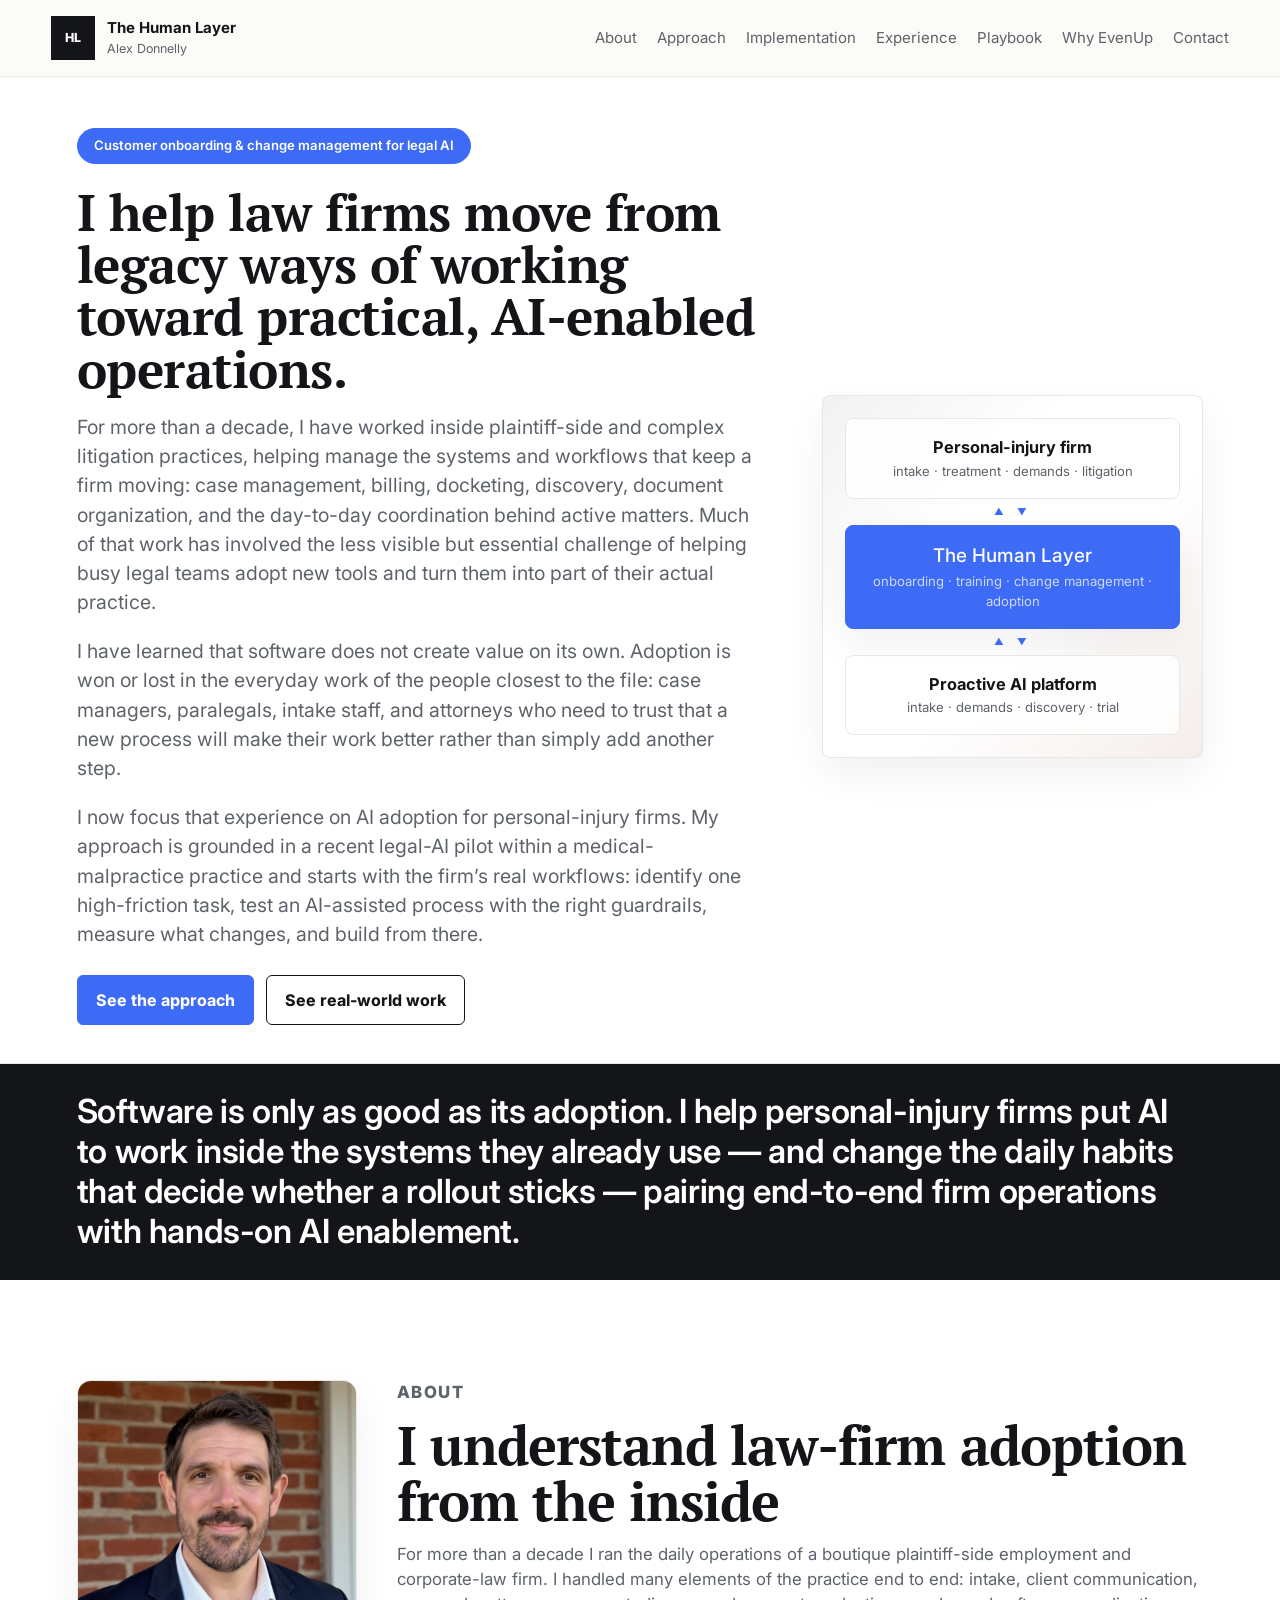
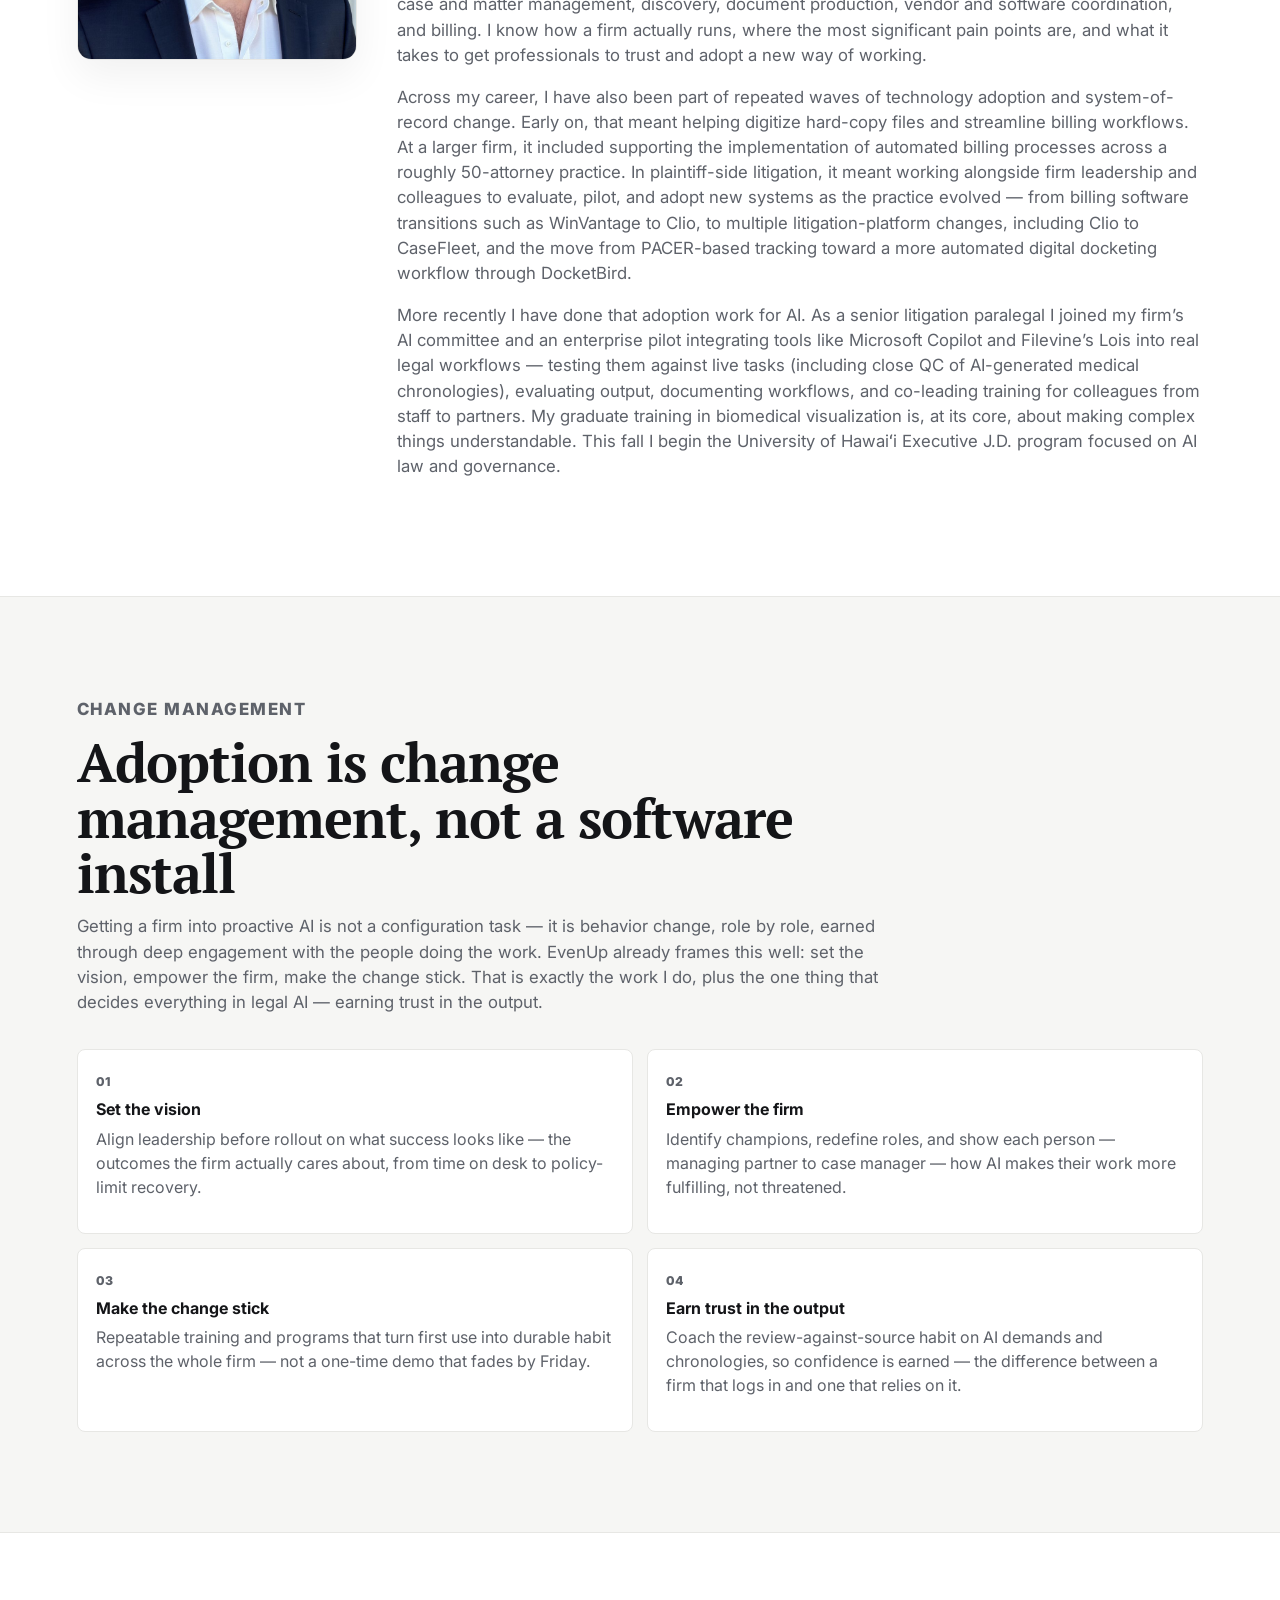
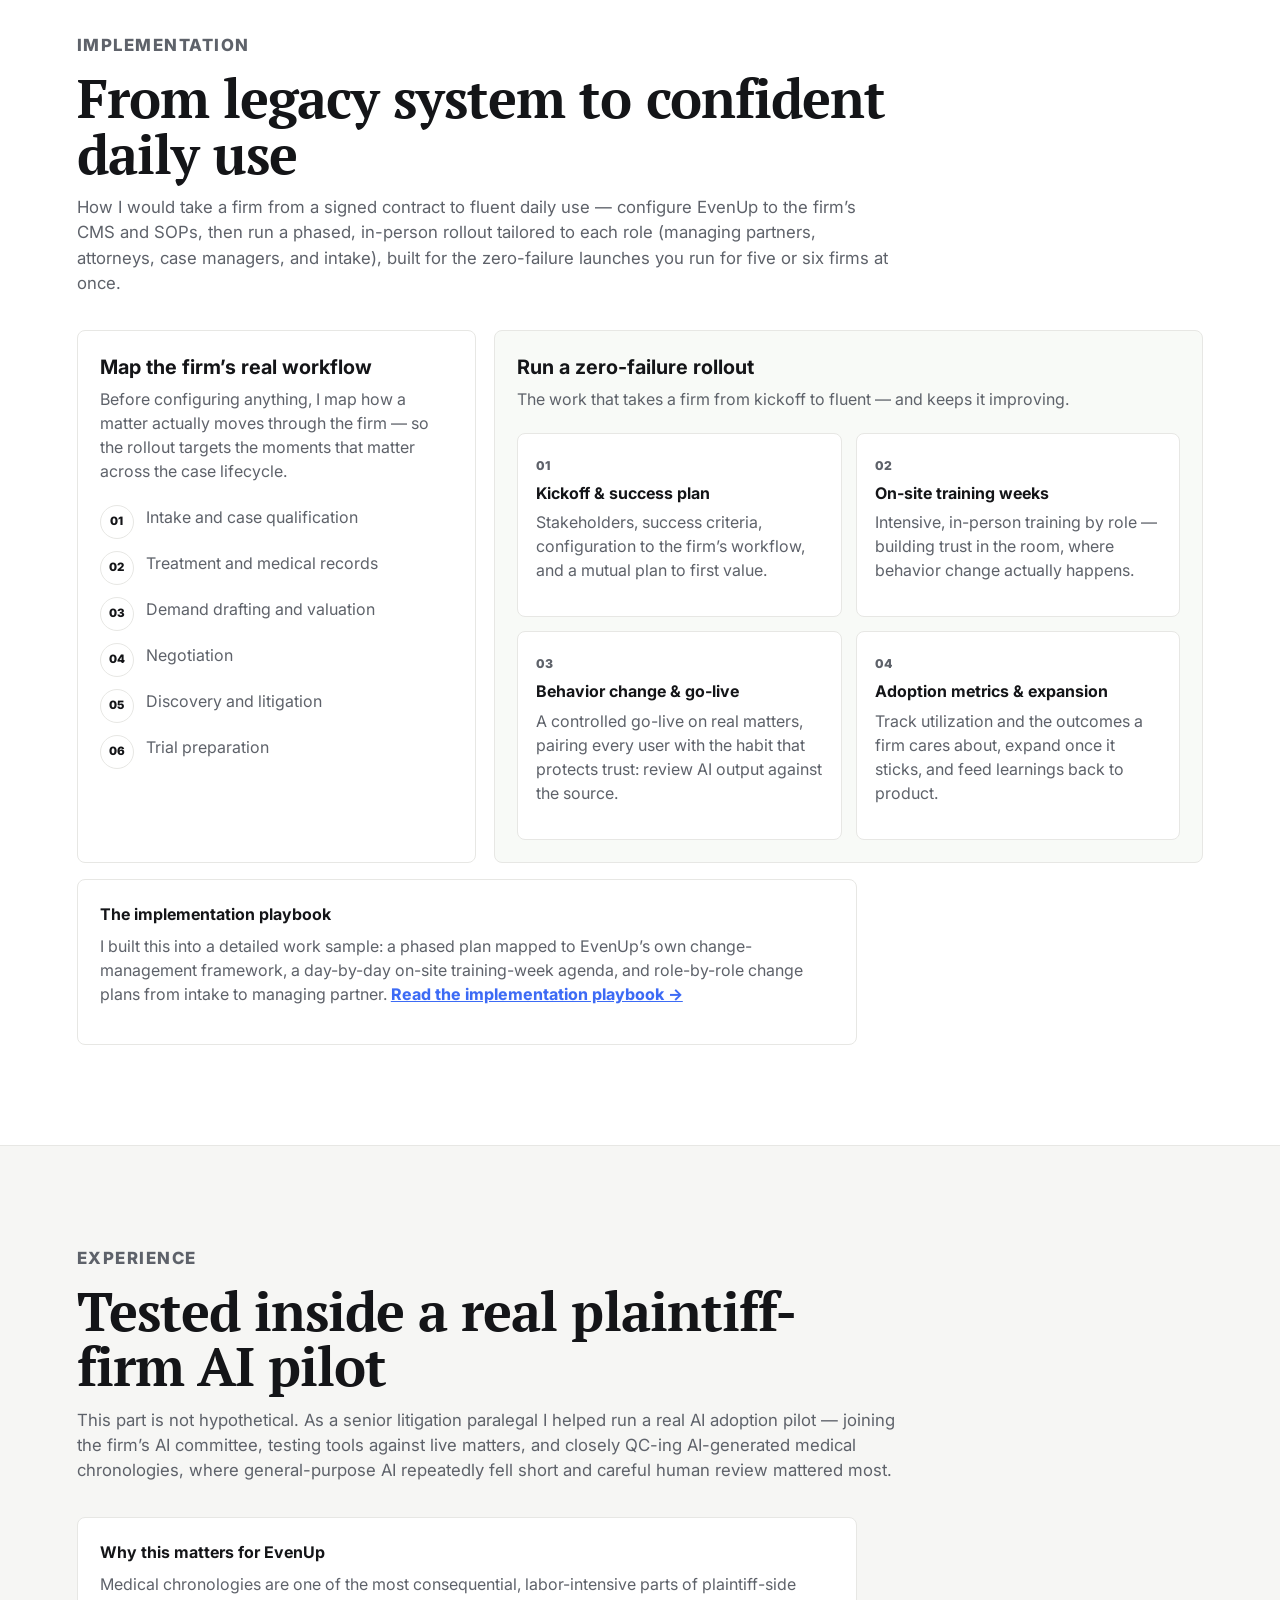
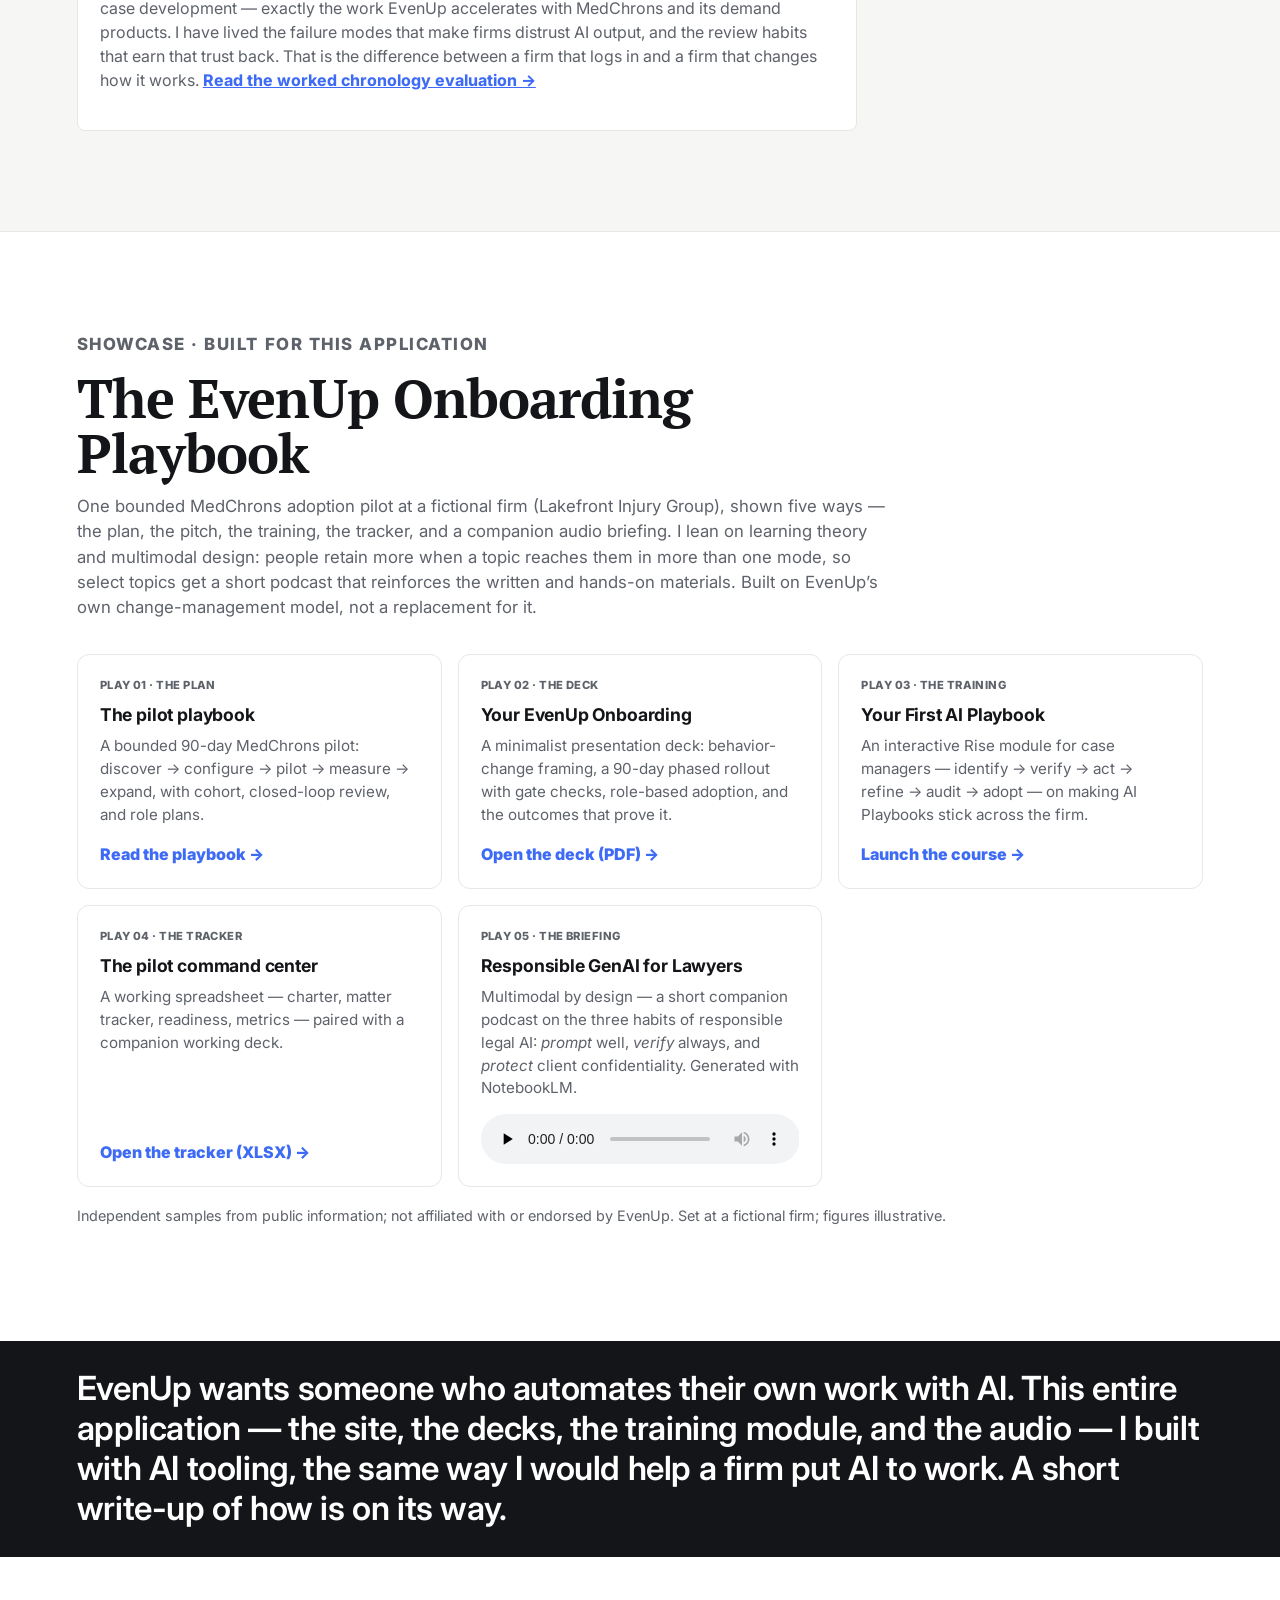
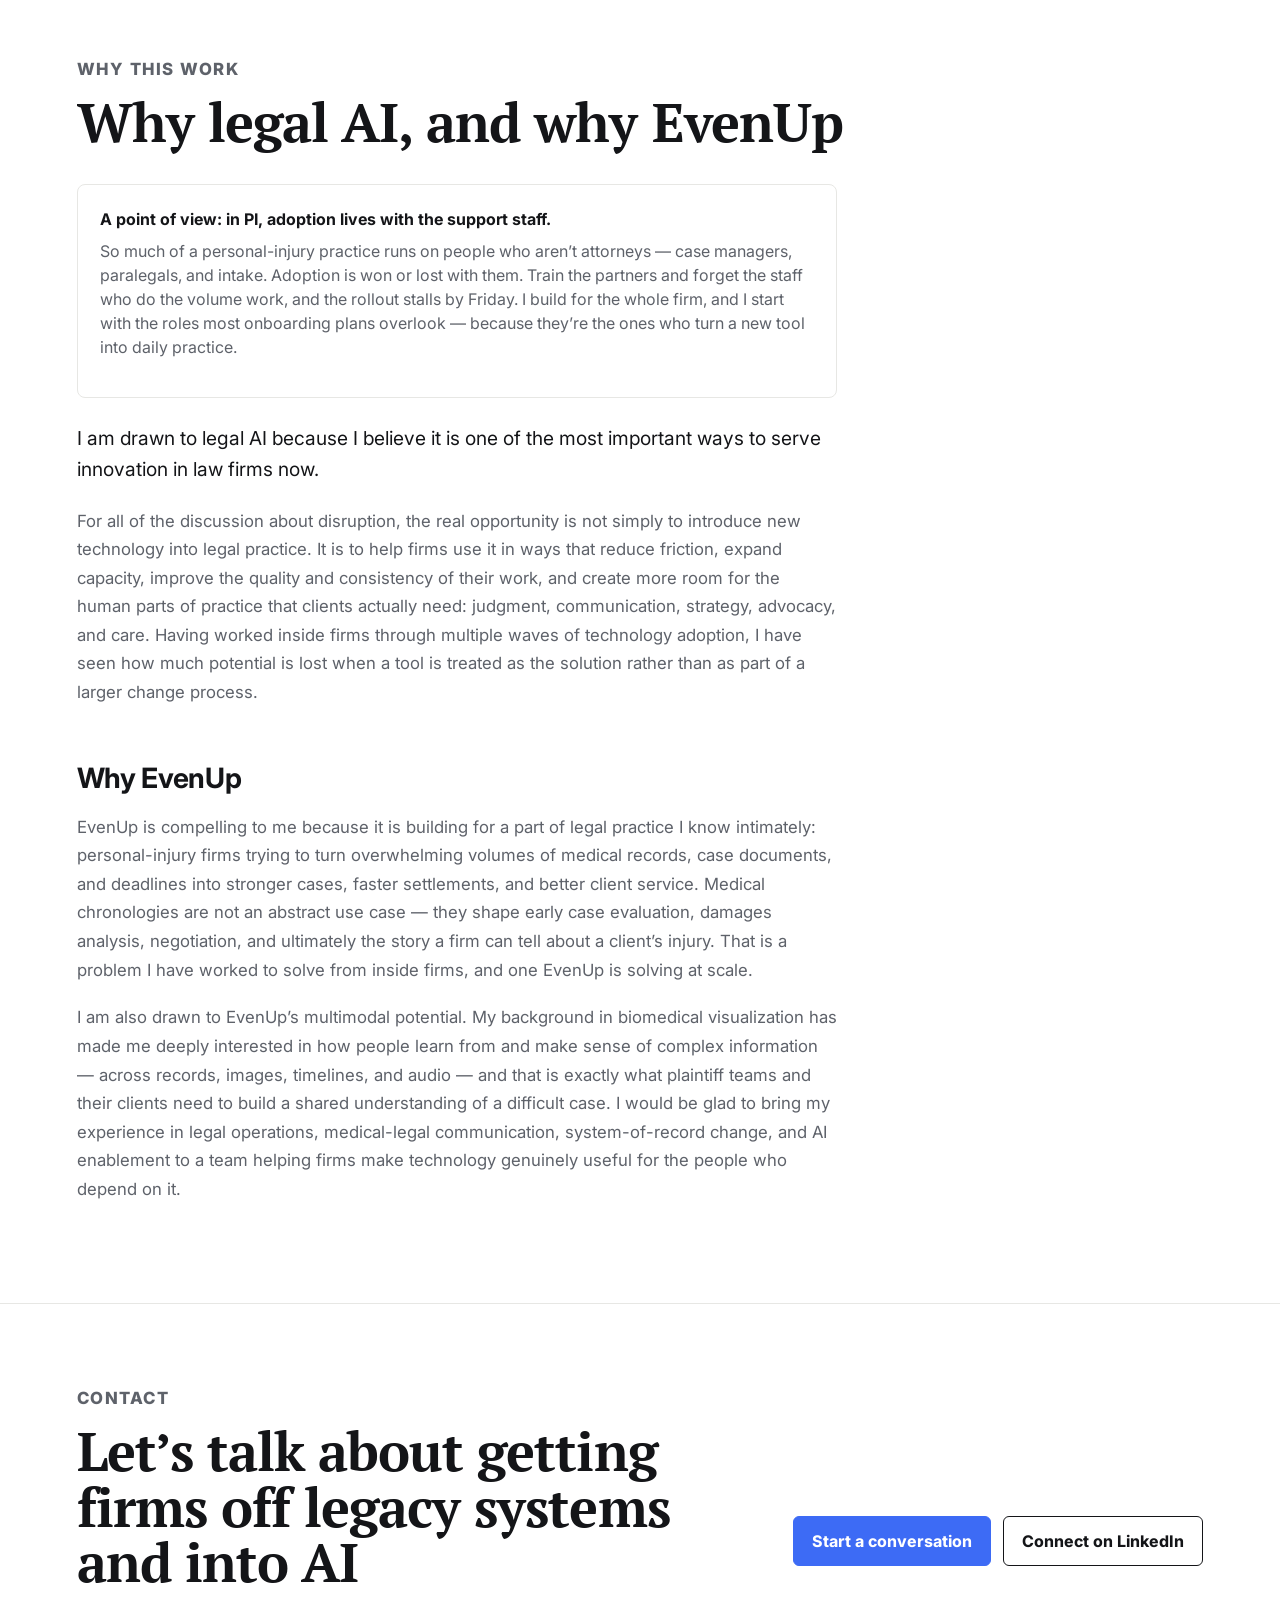
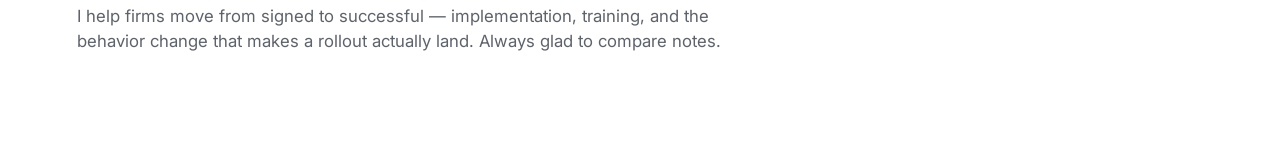
<file: index.html>
<!doctype html>
<html lang="en">
  <head>
    <!-- Google tag (gtag.js) -->
    <script async src="https://www.googletagmanager.com/gtag/js?id=G-5SEJFHV82K"></script>
    <script>
      window.dataLayer = window.dataLayer || [];
      function gtag(){dataLayer.push(arguments);}
      gtag('js', new Date());
      gtag('config', 'G-5SEJFHV82K');
    </script>
    <meta charset="utf-8">
    <meta name="viewport" content="width=device-width, initial-scale=1">
    <title>The Human Layer | Alex Donnelly — Customer Onboarding &amp; Change Management for Legal AI</title>
    <meta
      name="description"
      content="Customer onboarding and change management for legal AI: replacing legacy systems of record, role-based training, and AI adoption for personal-injury firms — grounded in plaintiff-side law firm operations."
    >
    <link rel="icon" href="favicon.svg" type="image/svg+xml">
    <link rel="icon" href="favicon.png" sizes="48x48">
    <link rel="apple-touch-icon" href="apple-touch-icon.png">
    <link rel="preconnect" href="https://fonts.googleapis.com">
    <link rel="preconnect" href="https://fonts.gstatic.com" crossorigin>
    <link href="https://fonts.googleapis.com/css2?family=Inter:wght@400;500;600;700;800&family=PT+Serif:wght@400;700&display=swap" rel="stylesheet">
    <link rel="stylesheet" href="styles.css?v=2">
    <style>
      .why .prose { max-width: 760px; }
      .why .prose p { margin: 0 0 1.15em; color: var(--muted); font-size: 1.05rem; line-height: 1.7; }
      .why .prose p:last-child { margin-bottom: 0; }
      .why .prose p.lead { color: var(--ink); font-size: 1.2rem; line-height: 1.6; }
      .why .prose h3 {
        margin: 1.8em 0 0.5em;
        font-size: clamp(1.3rem, 2.2vw, 1.75rem);
        font-weight: 700;
        letter-spacing: -0.012em;
        color: var(--ink);
      }
    </style>
  </head>
  <body>
    <header class="site-header">
      <a class="brand" href="#top" aria-label="The Human Layer home">
        <span class="brand-mark" aria-hidden="true">HL</span>
        <span>
          <strong>The Human Layer</strong>
          <small>Alex Donnelly</small>
        </span>
      </a>

      <nav class="nav" aria-label="Primary navigation">
        <a href="#about">About</a>
        <a href="#approach">Approach</a>
        <a href="#implementation">Implementation</a>
        <a href="#experience">Experience</a>
        <a href="#playbook">Playbook</a>
        <a href="#why">Why EvenUp</a>
        <a href="#contact">Contact</a>
      </nav>
    </header>

    <main id="top">
      <section class="hero">
        <div class="hero-copy">
          <p class="eyebrow">Customer onboarding &amp; change management for legal AI</p>
          <h1>I help law firms move from legacy ways of working toward practical, AI-enabled operations.</h1>
          <p class="lede">
            For more than a decade, I have worked inside plaintiff-side and complex litigation practices,
            helping manage the systems and workflows that keep a firm moving: case management, billing,
            docketing, discovery, document organization, and the day-to-day coordination behind active
            matters. Much of that work has involved the less visible but essential challenge of helping busy
            legal teams adopt new tools and turn them into part of their actual practice.
          </p>
          <p class="lede">
            I have learned that software does not create value on its own. Adoption is won or lost in the
            everyday work of the people closest to the file: case managers, paralegals, intake staff, and
            attorneys who need to trust that a new process will make their work better rather than simply add
            another step.
          </p>
          <p class="lede">
            I now focus that experience on AI adoption for personal-injury firms. My approach is grounded in a
            recent legal-AI pilot within a medical-malpractice practice and starts with the firm&rsquo;s real
            workflows: identify one high-friction task, test an AI-assisted process with the right guardrails,
            measure what changes, and build from there.
          </p>
          <div class="hero-actions" aria-label="Primary actions">
            <a class="button primary" href="#approach">See the approach</a>
            <a class="button secondary" href="#experience">See real-world work</a>
          </div>
        </div>

        <aside class="systems-panel" aria-label="Diagram: AI reaches a firm's people through the human layer">
          <div class="stack">
            <div class="stack-layer">
              <strong>Personal-injury firm</strong>
              <span>intake &middot; treatment &middot; demands &middot; litigation</span>
            </div>
            <div class="stack-flow" aria-hidden="true">&#9650;&ensp;&#9660;</div>
            <div class="stack-layer human-layer">
              <strong>The Human Layer</strong>
              <span>onboarding &middot; training &middot; change management &middot; adoption</span>
            </div>
            <div class="stack-flow" aria-hidden="true">&#9650;&ensp;&#9660;</div>
            <div class="stack-layer">
              <strong>Proactive AI platform</strong>
              <span>intake &middot; demands &middot; discovery &middot; trial</span>
            </div>
          </div>
        </aside>
      </section>

      <section class="thesis-band" aria-label="Positioning statement">
        <p>
          Software is only as good as its adoption. I help personal-injury firms put AI to work inside the
          systems they already use &mdash; and change the daily habits that decide whether a rollout sticks
          &mdash; pairing end-to-end firm operations with hands-on AI enablement.
        </p>
      </section>

      <section id="about" class="section">
        <div class="about-layout">
          <img
            class="about-photo"
            src="headshot.jpg"
            alt="Portrait of Alex Donnelly"
            width="280"
            height="280"
            loading="lazy"
          >
          <div class="section-heading about-copy">
          <p class="eyebrow">About</p>
          <h2>I understand law-firm adoption from the inside</h2>
          <p>
            For more than a decade I ran the daily operations of a boutique plaintiff-side employment and
            corporate-law firm. I handled many elements of the practice end to end: intake, client
            communication, case and matter management, discovery, document production, vendor and software
            coordination, and billing. I know how a firm actually runs, where the most significant pain
            points are, and what it takes to get professionals to trust and adopt a new way of working.
          </p>
          <p>
            Across my career, I have also been part of repeated waves of technology adoption and
            system-of-record change. Early on, that meant helping digitize hard-copy files and streamline
            billing workflows. At a larger firm, it included supporting the implementation of automated
            billing processes across a roughly 50-attorney practice. In plaintiff-side litigation, it meant
            working alongside firm leadership and colleagues to evaluate, pilot, and adopt new systems as
            the practice evolved &mdash; from billing software transitions such as WinVantage to Clio, to
            multiple litigation-platform changes, including Clio to CaseFleet, and the move from PACER-based
            tracking toward a more automated digital docketing workflow through DocketBird.
          </p>
          <p>
            More recently I have done that adoption work for AI. As a senior litigation paralegal I joined
            my firm&rsquo;s AI committee and an enterprise pilot integrating tools like Microsoft Copilot
            and Filevine&rsquo;s Lois into real legal workflows &mdash; testing them against live tasks
            (including close QC of AI-generated medical chronologies), evaluating output, documenting
            workflows, and co-leading training for colleagues from staff to partners. My graduate training
            in biomedical visualization is, at its core, about making complex things understandable. This
            fall I begin the University of Hawai&#x2bb;i Executive J.D. program focused on AI law and
            governance.
          </p>
          </div>
        </div>
      </section>

      <section id="approach" class="section muted">
        <div class="section-heading">
          <p class="eyebrow">Change management</p>
          <h2>Adoption is change management, not a software install</h2>
          <p>
            Getting a firm into proactive AI is not a configuration task &mdash; it is behavior change, role
            by role, earned through deep engagement with the people doing the work. EvenUp already frames
            this well: set the vision, empower the firm, make the change stick. That is exactly the work I
            do, plus the one thing that decides everything in legal AI &mdash; earning trust in the output.
          </p>
        </div>

        <div class="enablement-cards">
          <article>
            <span>01</span>
            <h4>Set the vision</h4>
            <p>Align leadership before rollout on what success looks like &mdash; the outcomes the firm
            actually cares about, from time on desk to policy-limit recovery.</p>
          </article>
          <article>
            <span>02</span>
            <h4>Empower the firm</h4>
            <p>Identify champions, redefine roles, and show each person &mdash; managing partner to case
            manager &mdash; how AI makes their work more fulfilling, not threatened.</p>
          </article>
          <article>
            <span>03</span>
            <h4>Make the change stick</h4>
            <p>Repeatable training and programs that turn first use into durable habit across the whole
            firm &mdash; not a one-time demo that fades by Friday.</p>
          </article>
          <article>
            <span>04</span>
            <h4>Earn trust in the output</h4>
            <p>Coach the review-against-source habit on AI demands and chronologies, so confidence is
            earned &mdash; the difference between a firm that logs in and one that relies on it.</p>
          </article>
        </div>
      </section>

      <section id="implementation" class="section">
        <div class="section-heading">
          <p class="eyebrow">Implementation</p>
          <h2>From legacy system to confident daily use</h2>
          <p>
            How I would take a firm from a signed contract to fluent daily use &mdash; configure EvenUp to
            the firm&rsquo;s CMS and SOPs, then run a phased, in-person rollout tailored to each role
            (managing partners, attorneys, case managers, and intake), built for the zero-failure launches
            you run for five or six firms at once.
          </p>
        </div>

        <div class="blueprint-layout">
          <div class="blueprint-stage">
            <div class="stage-header">
              <h3>Map the firm&rsquo;s real workflow</h3>
              <p>Before configuring anything, I map how a matter actually moves through the firm &mdash; so
              the rollout targets the moments that matter across the case lifecycle.</p>
            </div>
            <ol class="timeline">
              <li>Intake and case qualification</li>
              <li>Treatment and medical records</li>
              <li>Demand drafting and valuation</li>
              <li>Negotiation</li>
              <li>Discovery and litigation</li>
              <li>Trial preparation</li>
            </ol>
          </div>

          <div class="blueprint-stage emphasized">
            <div class="stage-header">
              <h3>Run a zero-failure rollout</h3>
              <p>The work that takes a firm from kickoff to fluent &mdash; and keeps it improving.</p>
            </div>
            <div class="enablement-cards">
              <article>
                <span>01</span>
                <h4>Kickoff &amp; success plan</h4>
                <p>Stakeholders, success criteria, configuration to the firm&rsquo;s workflow, and a mutual
                plan to first value.</p>
              </article>
              <article>
                <span>02</span>
                <h4>On-site training weeks</h4>
                <p>Intensive, in-person training by role &mdash; building trust in the room, where behavior
                change actually happens.</p>
              </article>
              <article>
                <span>03</span>
                <h4>Behavior change &amp; go-live</h4>
                <p>A controlled go-live on real matters, pairing every user with the habit that protects
                trust: review AI output against the source.</p>
              </article>
              <article>
                <span>04</span>
                <h4>Adoption metrics &amp; expansion</h4>
                <p>Track utilization and the outcomes a firm cares about, expand once it sticks, and feed
                learnings back to product.</p>
              </article>
            </div>
          </div>
        </div>

        <div class="project-preview blueprint-cta">
          <strong>The implementation playbook</strong>
          <p>
            I built this into a detailed work sample: a phased plan mapped to EvenUp&rsquo;s own
            change-management framework, a day-by-day on-site training-week agenda, and role-by-role change
            plans from intake to managing partner.
            <a href="implementation-playbook.html">Read the implementation playbook &rarr;</a>
          </p>
        </div>
      </section>

      <section id="experience" class="section muted">
        <div class="section-heading">
          <p class="eyebrow">Experience</p>
          <h2>Tested inside a real plaintiff-firm AI pilot</h2>
          <p>
            This part is not hypothetical. As a senior litigation paralegal I helped run a real AI adoption
            pilot &mdash; joining the firm&rsquo;s AI committee, testing tools against live matters, and
            closely QC-ing AI-generated medical chronologies, where general-purpose AI repeatedly fell
            short and careful human review mattered most.
          </p>
        </div>

        <div class="project-preview blueprint-cta">
          <strong>Why this matters for EvenUp</strong>
          <p>
            Medical chronologies are one of the most consequential, labor-intensive parts of plaintiff-side
            case development &mdash; exactly the work EvenUp accelerates with MedChrons and its demand
            products. I have lived the failure modes that make firms distrust AI output, and the review
            habits that earn that trust back. That is the difference between a firm that logs in and a firm
            that changes how it works.
            <a href="chronology-analysis.html">Read the worked chronology evaluation &rarr;</a>
          </p>
        </div>
      </section>

      <section id="playbook" class="section">
        <div class="section-heading">
          <p class="eyebrow">Showcase &middot; Built for this application</p>
          <h2>The EvenUp Onboarding Playbook</h2>
          <p>
            One bounded MedChrons adoption pilot at a fictional firm (Lakefront Injury Group), shown five
            ways &mdash; the plan, the pitch, the training, the tracker, and a companion audio briefing. I
            lean on learning theory and multimodal design: people retain more when a topic reaches them in
            more than one mode, so select topics get a short podcast that reinforces the written and
            hands-on materials. Built on EvenUp&rsquo;s own change-management model, not a replacement for it.
          </p>
        </div>

        <div class="suite-block">
          <div class="suite-tiles">
            <a class="suite-tile" href="implementation-playbook.html">
              <span class="suite-tag">Play 01 &middot; The plan</span>
              <h4>The pilot playbook</h4>
              <p>A bounded 90-day MedChrons pilot: discover &rarr; configure &rarr; pilot &rarr; measure
              &rarr; expand, with cohort, closed-loop review, and role plans.</p>
              <span class="suite-action">Read the playbook <span aria-hidden="true">&rarr;</span></span>
            </a>

            <a class="suite-tile" href="EvenUp_Onboarding_Deck.pdf">
              <span class="suite-tag">Play 02 &middot; The deck</span>
              <h4>Your EvenUp Onboarding</h4>
              <p>A minimalist presentation deck: behavior-change framing, a 90-day phased rollout with gate
              checks, role-based adoption, and the outcomes that prove it.</p>
              <span class="suite-action">Open the deck (PDF) <span aria-hidden="true">&rarr;</span></span>
            </a>

            <a class="suite-tile" href="module.html">
              <span class="suite-tag">Play 03 &middot; The training</span>
              <h4>Your First AI Playbook</h4>
              <p>An interactive Rise module for case managers &mdash; identify &rarr; verify &rarr; act &rarr;
              refine &rarr; audit &rarr; adopt &mdash; on making AI Playbooks stick across the firm.</p>
              <span class="suite-action">Launch the course <span aria-hidden="true">&rarr;</span></span>
            </a>

            <a class="suite-tile" href="EvenUp_Onboarding_Plan.xlsx">
              <span class="suite-tag">Play 04 &middot; The tracker</span>
              <h4>The pilot command center</h4>
              <p>A working spreadsheet &mdash; charter, matter tracker, readiness, metrics &mdash; paired
              with a companion working deck.</p>
              <span class="suite-action">Open the tracker (XLSX) <span aria-hidden="true">&rarr;</span></span>
            </a>

            <div class="suite-tile suite-tile--audio">
              <span class="suite-tag">Play 05 &middot; The briefing</span>
              <h4>Responsible GenAI for Lawyers</h4>
              <p>Multimodal by design &mdash; a short companion podcast on the three habits of responsible
              legal AI: <em>prompt</em> well, <em>verify</em> always, and <em>protect</em> client
              confidentiality. Generated with NotebookLM.</p>
              <audio controls preload="none" class="suite-audio">
                <source src="Responsible_GenAI_for_Lawyers.m4a" type="audio/mp4">
                Your browser doesn&rsquo;t support inline audio &mdash;
                <a href="Responsible_GenAI_for_Lawyers.m4a">download the briefing</a>.
              </audio>
            </div>
          </div>

          <p class="suite-footnote">
            Independent samples from public information; not affiliated with or endorsed by EvenUp. Set at a
            fictional firm; figures illustrative.
          </p>
        </div>
      </section>

      <section class="thesis-band" aria-label="AI-forward statement">
        <p>
          EvenUp wants someone who automates their own work with AI. This entire application &mdash; the
          site, the decks, the training module, and the audio &mdash; I built with AI tooling, the same way
          I would help a firm put AI to work. A short write-up of how is on its way.
        </p>
      </section>

      <section id="why" class="section why">
        <div class="section-heading">
          <p class="eyebrow">Why this work</p>
          <h2>Why legal AI, and why EvenUp</h2>
        </div>
        <div class="project-preview" role="note" style="max-width:760px;margin-bottom:1.6rem;">
          <strong>A point of view: in PI, adoption lives with the support staff.</strong>
          <p>
            So much of a personal-injury practice runs on people who aren&rsquo;t attorneys &mdash; case
            managers, paralegals, and intake. Adoption is won or lost with them. Train the partners and
            forget the staff who do the volume work, and the rollout stalls by Friday. I build for the whole
            firm, and I start with the roles most onboarding plans overlook &mdash; because they&rsquo;re the
            ones who turn a new tool into daily practice.
          </p>
        </div>
        <div class="prose">
          <p class="lead">
            I am drawn to legal AI because I believe it is one of the most important ways to serve
            innovation in law firms now.
          </p>
          <p>
            For all of the discussion about disruption, the real opportunity is not simply to introduce new
            technology into legal practice. It is to help firms use it in ways that reduce friction, expand
            capacity, improve the quality and consistency of their work, and create more room for the human
            parts of practice that clients actually need: judgment, communication, strategy, advocacy, and
            care. Having worked inside firms through multiple waves of technology adoption, I have seen how
            much potential is lost when a tool is treated as the solution rather than as part of a larger
            change process.
          </p>
          <h3>Why EvenUp</h3>
          <p>
            EvenUp is compelling to me because it is building for a part of legal practice I know
            intimately: personal-injury firms trying to turn overwhelming volumes of medical records, case
            documents, and deadlines into stronger cases, faster settlements, and better client service.
            Medical chronologies are not an abstract use case &mdash; they shape early case evaluation,
            damages analysis, negotiation, and ultimately the story a firm can tell about a client&rsquo;s
            injury. That is a problem I have worked to solve from inside firms, and one EvenUp is solving at
            scale.
          </p>
          <p>
            I am also drawn to EvenUp&rsquo;s multimodal potential. My background in biomedical
            visualization has made me deeply interested in how people learn from and make sense of complex
            information &mdash; across records, images, timelines, and audio &mdash; and that is exactly
            what plaintiff teams and their clients need to build a shared understanding of a difficult case.
            I would be glad to bring my experience in legal operations, medical-legal communication,
            system-of-record change, and AI enablement to a team helping firms make technology genuinely
            useful for the people who depend on it.
          </p>
        </div>
      </section>

      <section id="contact" class="contact-section">
        <div>
          <p class="eyebrow">Contact</p>
          <h2>Let&rsquo;s talk about getting firms off legacy systems and into AI</h2>
          <p>
            I help firms move from signed to successful &mdash; implementation, training, and the behavior
            change that makes a rollout actually land. Always glad to compare notes.
          </p>
        </div>
        <div class="hero-actions">
          <a class="button primary" href="mailto:a.james.donnelly@gmail.com">Start a conversation</a>
          <a class="button secondary" href="https://www.linkedin.com/in/alexjdonnelly">Connect on LinkedIn</a>
        </div>
      </section>
    </main>
  </body>
</html>
</file>
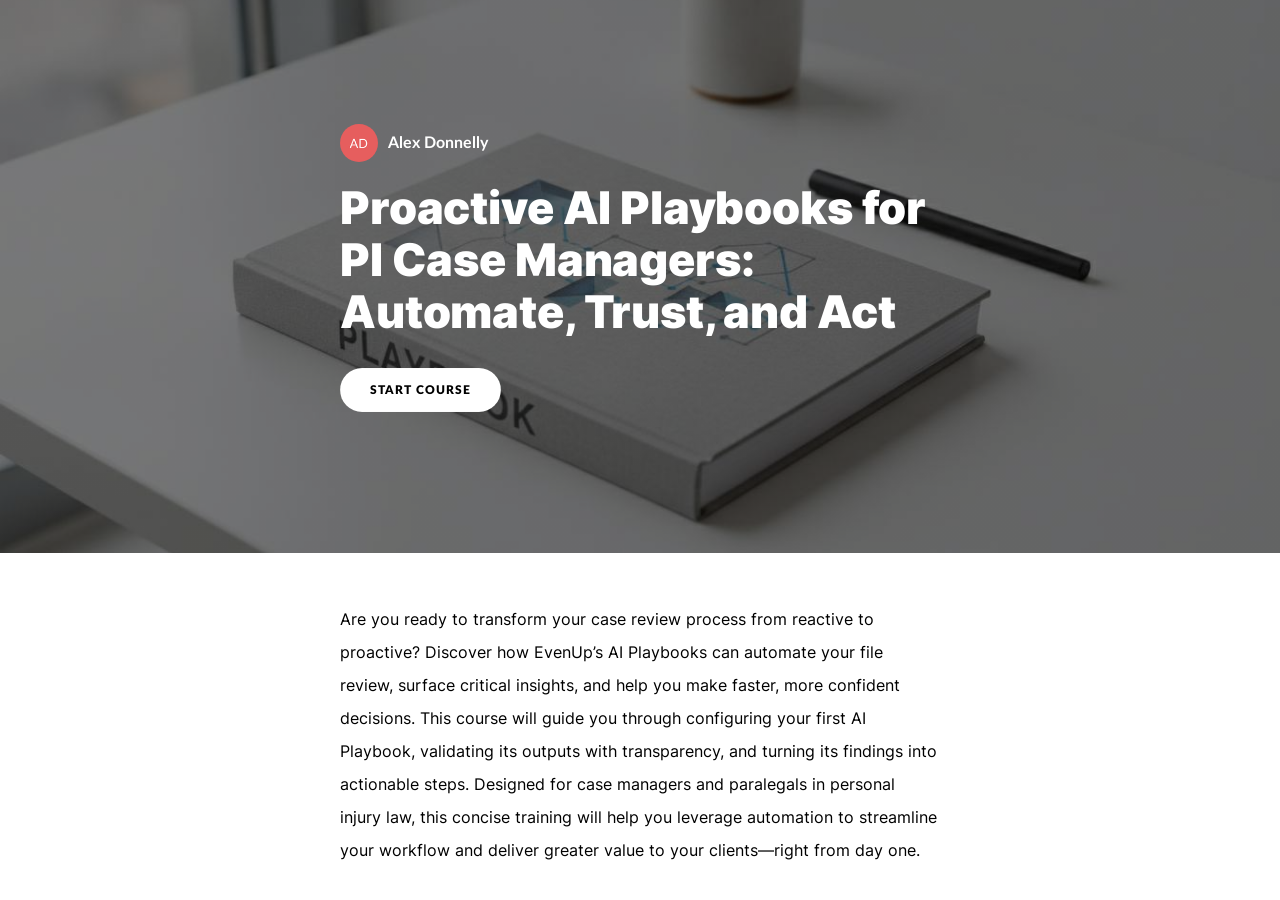
<file: course/index.html>
<!doctype html>
<!-- 
course package version: bMh7lgYi
rise_frontend sha: 6b36ad66d9227fab0e58f86f58f29828c53e79ed
learn_distribution_frontend sha: 3cc01a2801faab66e9c0d2994afec237bb448c2e
mondrian sha: e1bb2c40da6722bc326d23418cc5a854e21f9ddb
sandbox sha: 42753f3391b109fa3788c525c22880445ab48325
 -->
<html lang="en">
  <head>
    <meta charset="utf-8">
    <meta name="viewport" content="width=device-width,initial-scale=1">
    <title>Proactive AI Playbooks for PI Case Managers: Automate, Trust, and Act</title>
    
    <script type="application/json" id="__CONFIG__">
      {"remoteManifest":{"learn_distribution_frontend":{".js":["learn_dist/entry.js"]},"mondrian":{".js":["mondrian/entry.js"]}},"assetTargetPrefixes":{"media":"assets","font":"lib/fonts"}}
    </script>
    
    <script src="lib/dist/6915d1e9.js"></script>
  </head>
  <body>
    <div id="app"></div>
    
      <script src="lib/rise/3acdc726.js"></script>
    
  </body>
</html>
</file>
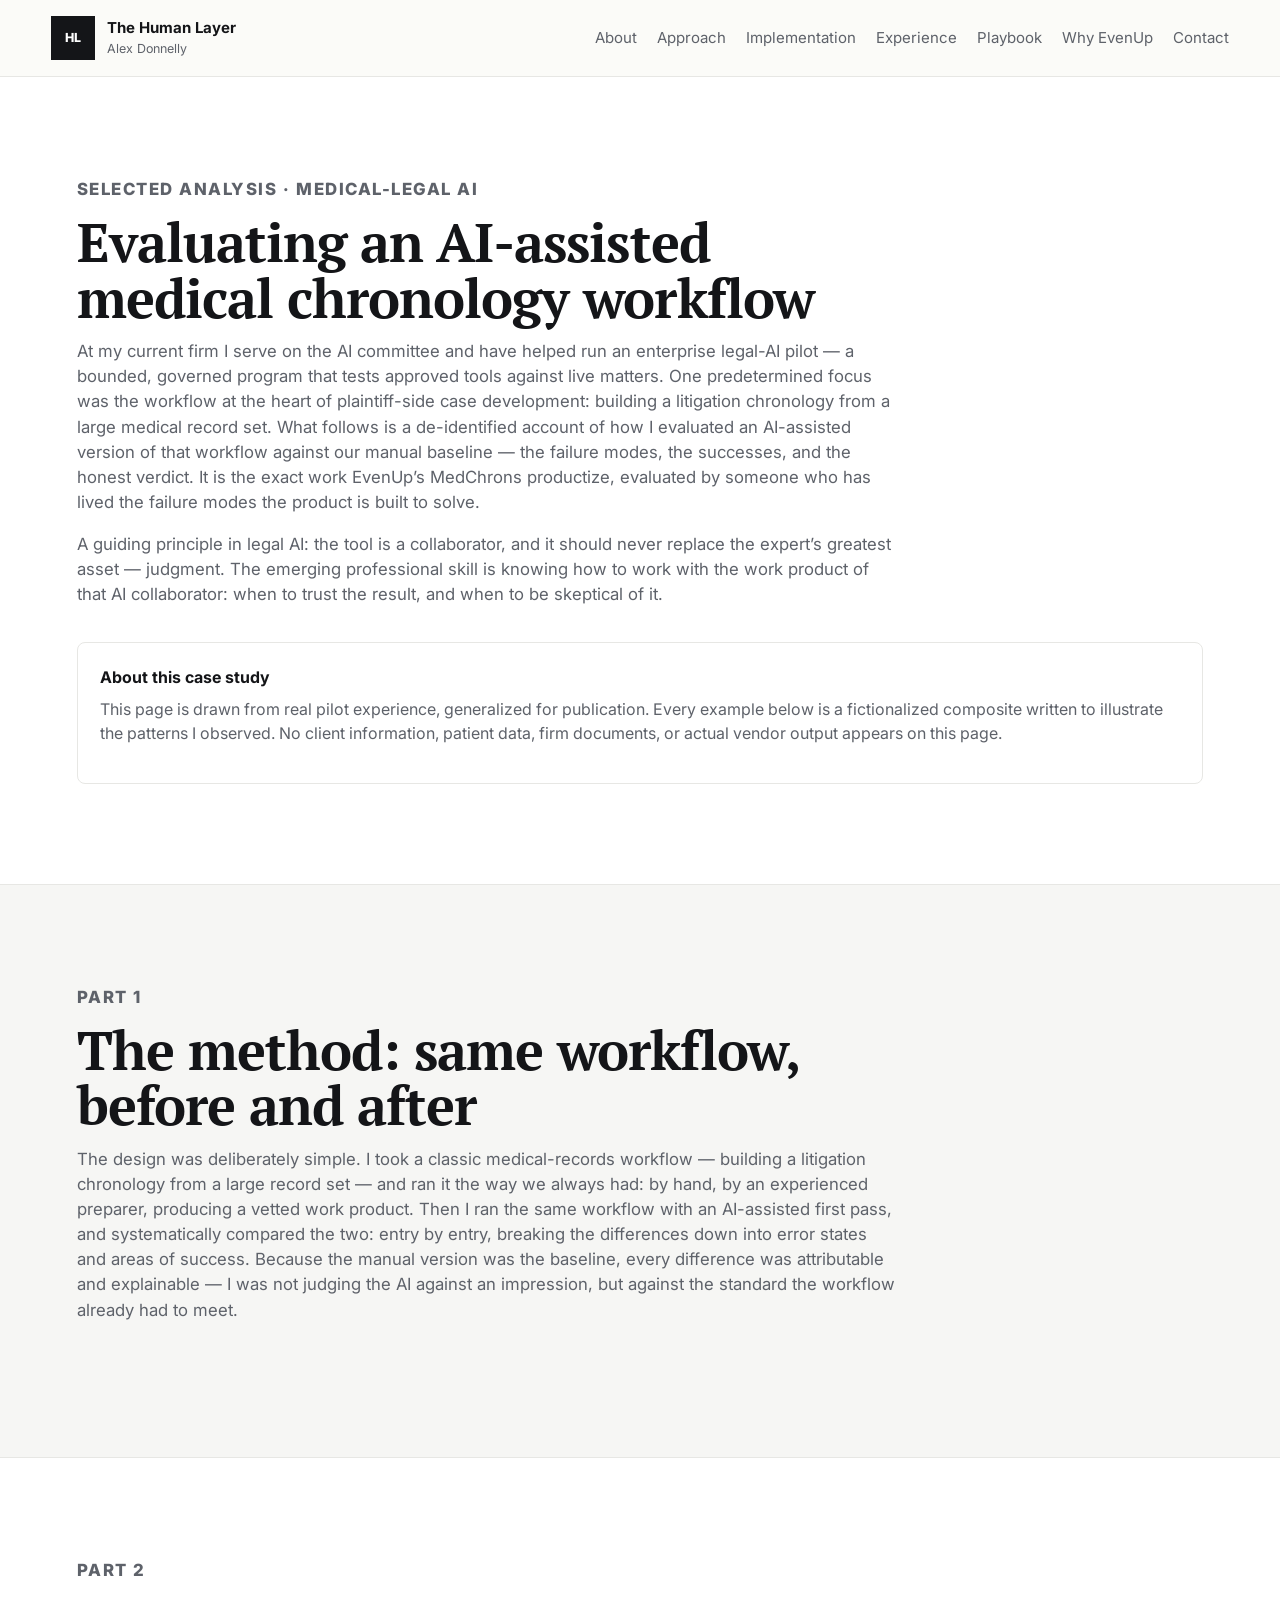
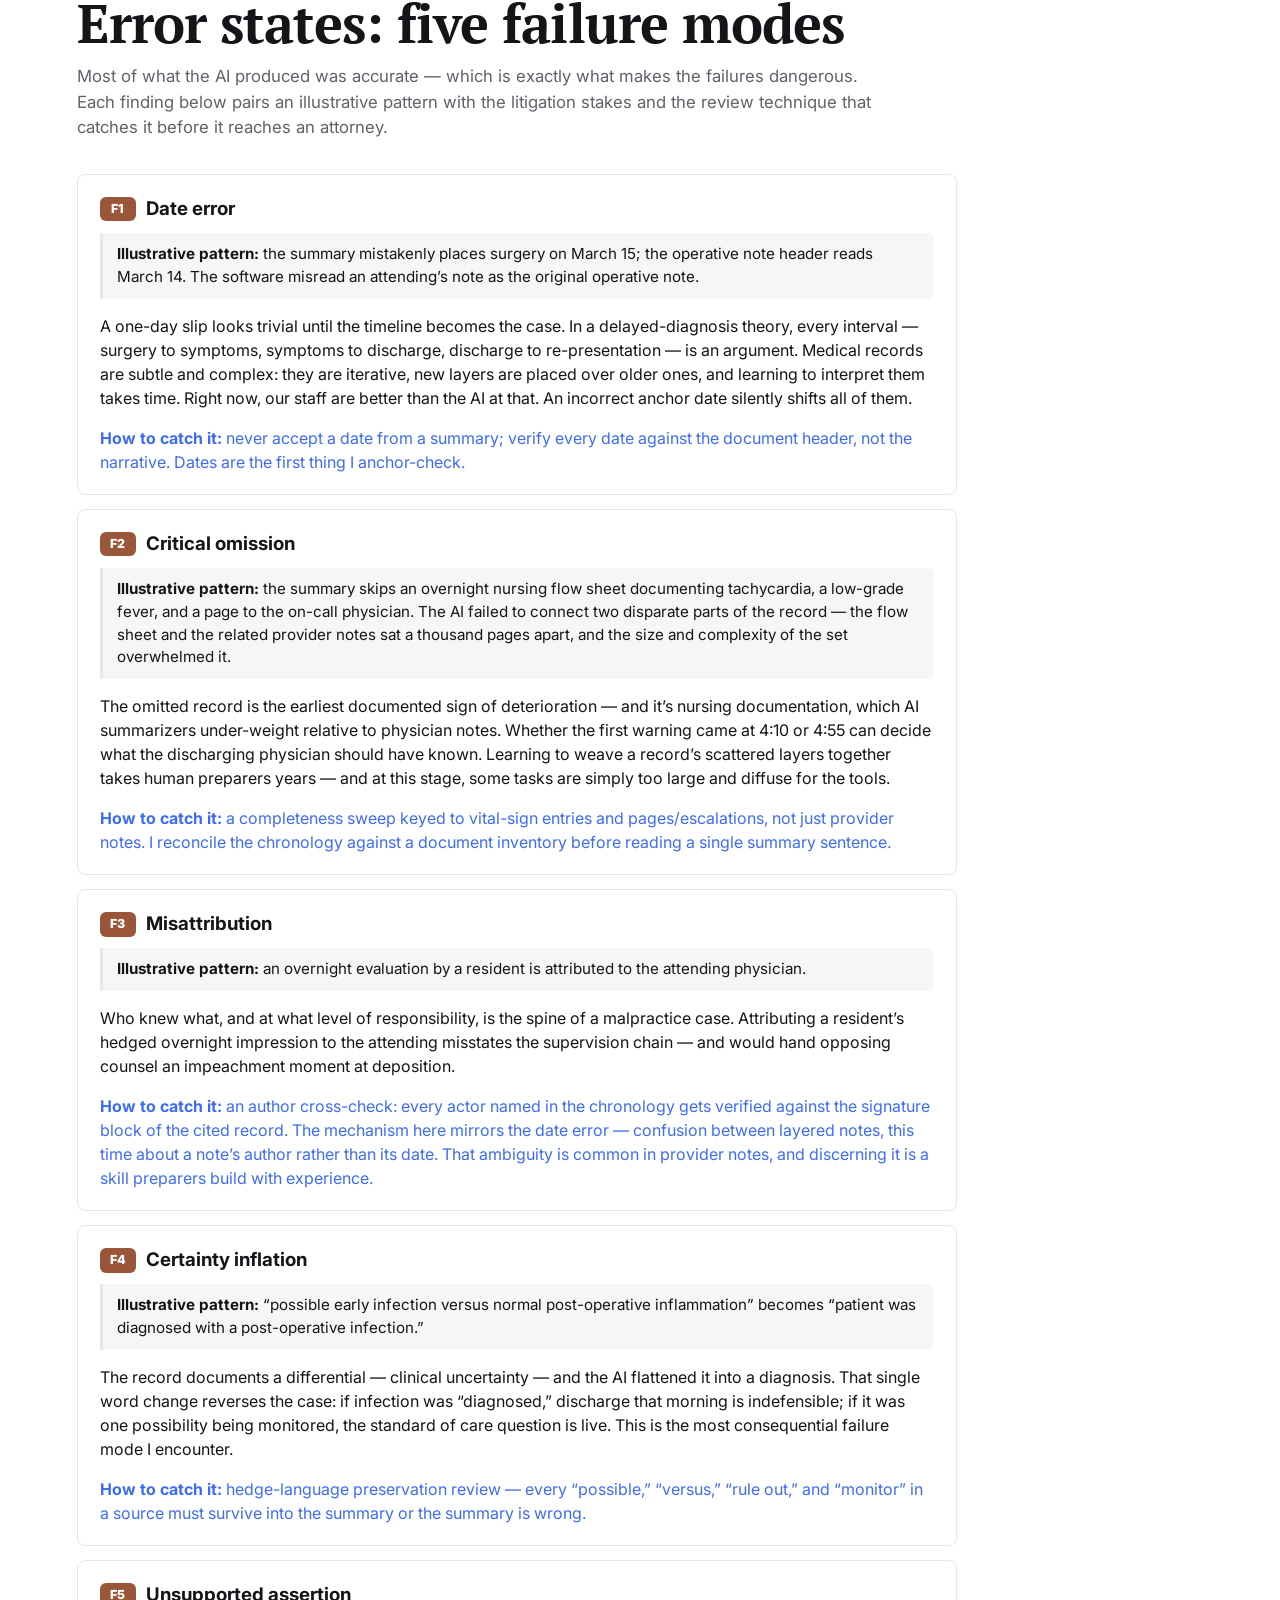
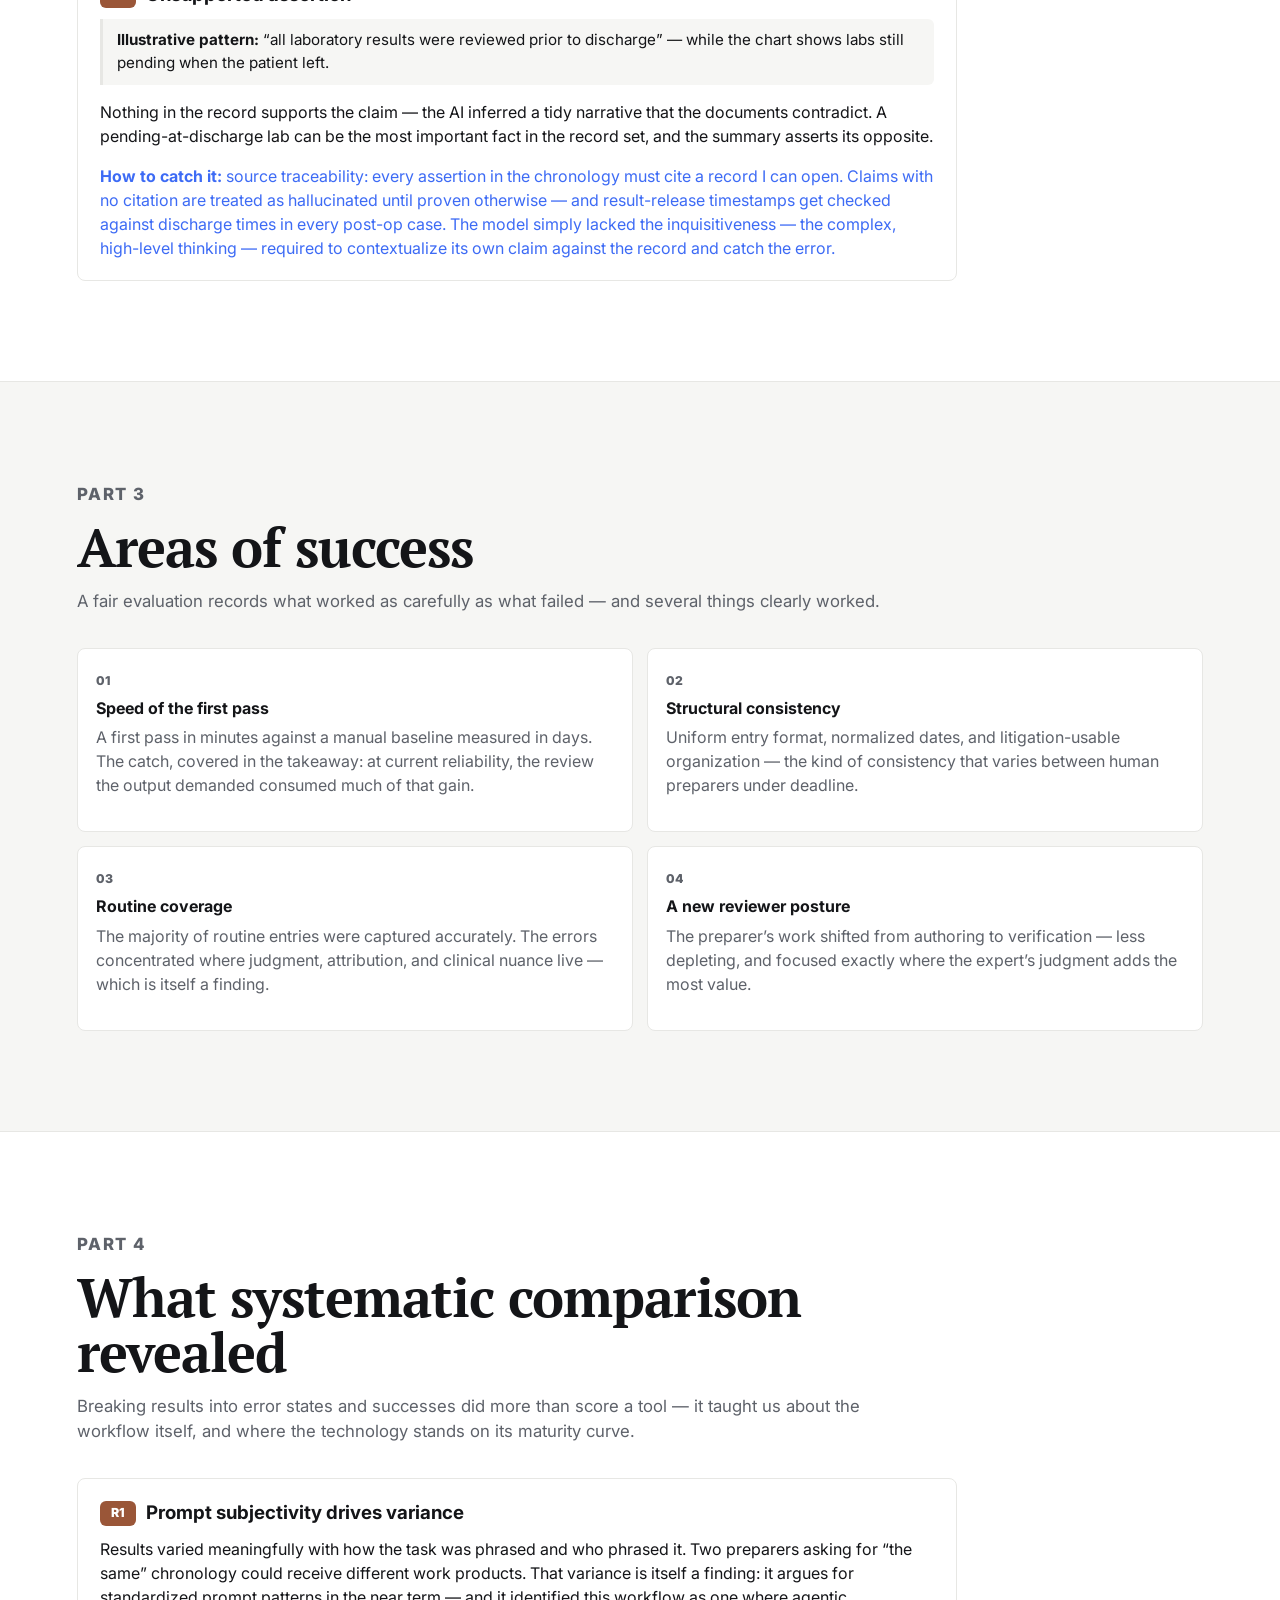
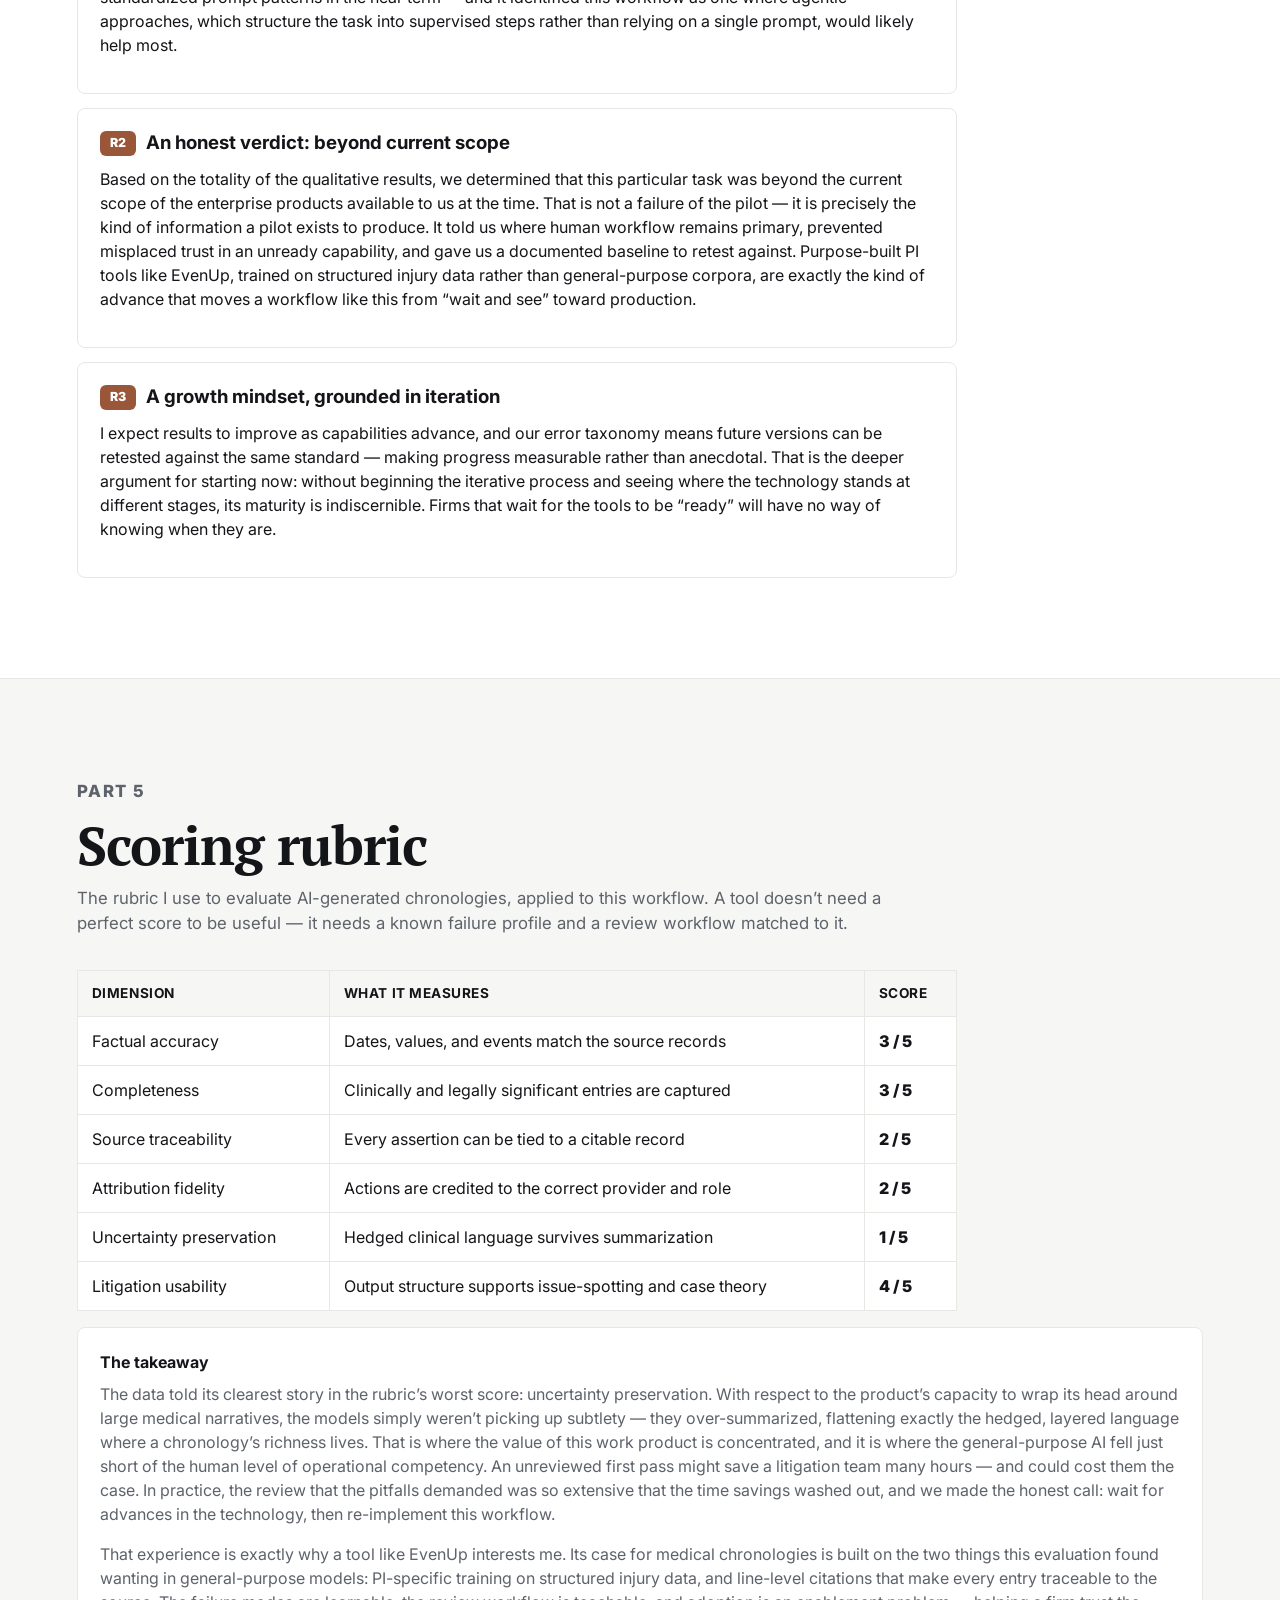
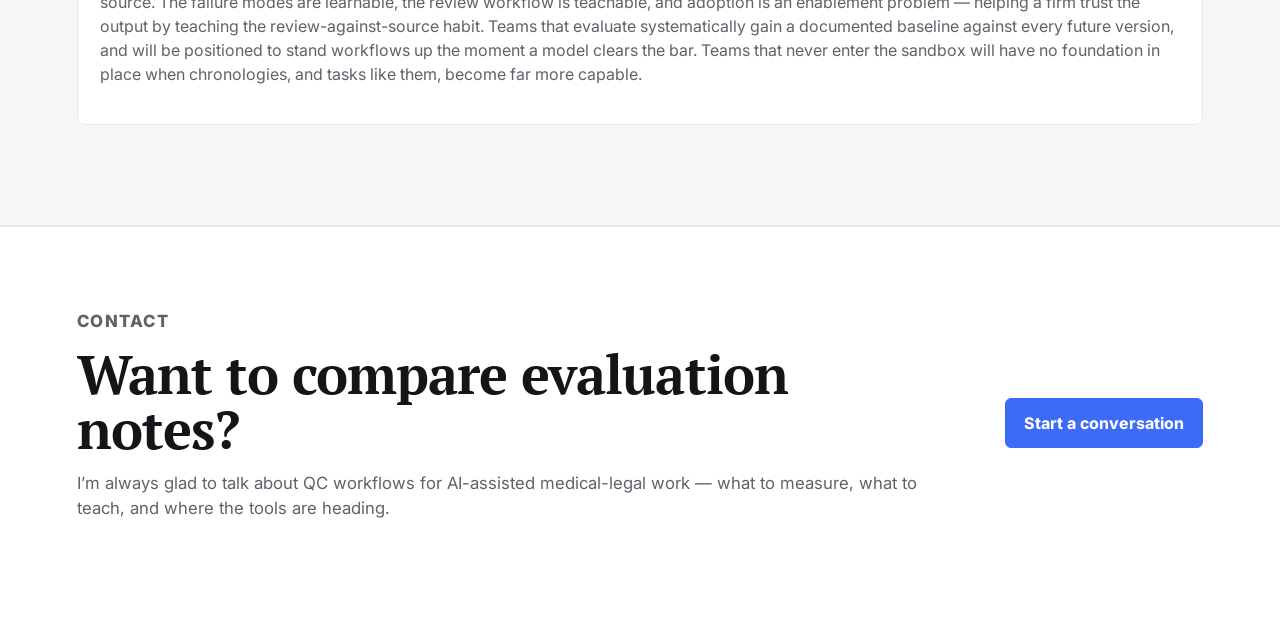
<file: chronology-analysis.html>
<!doctype html>
<html lang="en">
  <head>
    <!-- Google tag (gtag.js) -->
    <script async src="https://www.googletagmanager.com/gtag/js?id=G-5SEJFHV82K"></script>
    <script>
      window.dataLayer = window.dataLayer || [];
      function gtag(){dataLayer.push(arguments);}
      gtag('js', new Date());
      gtag('config', 'G-5SEJFHV82K');
    </script>
    <meta charset="utf-8">
    <meta name="viewport" content="width=device-width, initial-scale=1">
    <title>Evaluating AI Medical Chronologies: A Worked Case Study | Alex Donnelly</title>
    <meta
      name="description"
      content="A de-identified case study from a real plaintiff-firm AI pilot: evaluating an AI-assisted medical chronology workflow against its manual baseline — failure modes, areas of success, a scoring rubric, and what systematic comparison revealed. The exact work EvenUp's MedChrons productize."
    >
    <link rel="icon" href="favicon.svg" type="image/svg+xml">
    <link rel="icon" href="favicon.png" sizes="48x48">
    <link rel="apple-touch-icon" href="apple-touch-icon.png">
    <link rel="preconnect" href="https://fonts.googleapis.com">
    <link rel="preconnect" href="https://fonts.gstatic.com" crossorigin>
    <link href="https://fonts.googleapis.com/css2?family=Inter:wght@400;500;600;700;800&family=PT+Serif:wght@400;700&display=swap" rel="stylesheet">
    <link rel="stylesheet" href="styles.css?v=2">
  </head>
  <body>
    <header class="site-header">
      <a class="brand" href="index.html" aria-label="The Human Layer home">
        <span class="brand-mark" aria-hidden="true">HL</span>
        <span>
          <strong>The Human Layer</strong>
          <small>Alex Donnelly</small>
        </span>
      </a>
      <nav class="nav" aria-label="Primary navigation">
        <a href="index.html#about">About</a>
        <a href="index.html#approach">Approach</a>
        <a href="index.html#implementation">Implementation</a>
        <a href="index.html#experience">Experience</a>
        <a href="index.html#playbook">Playbook</a>
        <a href="index.html#why">Why EvenUp</a>
        <a href="index.html#contact">Contact</a>
      </nav>
    </header>

    <main id="top">
      <section class="section">
        <div class="section-heading">
          <p class="eyebrow">Selected analysis &middot; Medical-legal AI</p>
          <h2>Evaluating an AI-assisted medical chronology workflow</h2>
          <p>
            At my current firm I serve on the AI committee and have helped run an enterprise legal-AI pilot
            &mdash; a bounded, governed program that tests approved tools against live matters. One predetermined
            focus was the workflow at the heart of plaintiff-side case development: building a litigation
            chronology from a large medical record set. What follows is a de-identified account of how I
            evaluated an AI-assisted version of that workflow against our manual baseline &mdash; the failure
            modes, the successes, and the honest verdict. It is the exact work EvenUp&rsquo;s MedChrons
            productize, evaluated by someone who has lived the failure modes the product is built to solve.
          </p>
          <p>
            A guiding principle in legal AI: the tool is a collaborator, and it should never replace the
            expert&rsquo;s greatest asset &mdash; judgment. The emerging professional skill is knowing how to
            work with the work product of that AI collaborator: when to trust the result, and when to be
            skeptical of it.
          </p>
        </div>

        <div class="project-preview" role="note">
          <strong>About this case study</strong>
          <p>
            This page is drawn from real pilot experience, generalized for publication. Every example below is a
            fictionalized composite written to illustrate the patterns I observed. No client information, patient
            data, firm documents, or actual vendor output appears on this page.
          </p>
        </div>
      </section>

      <section class="section muted">
        <div class="section-heading">
          <p class="eyebrow">Part 1</p>
          <h2>The method: same workflow, before and after</h2>
          <p>
            The design was deliberately simple. I took a classic medical-records workflow &mdash; building a
            litigation chronology from a large record set &mdash; and ran it the way we always had: by hand, by
            an experienced preparer, producing a vetted work product. Then I ran the same workflow with an
            AI-assisted first pass, and systematically compared the two: entry by entry, breaking the differences
            down into error states and areas of success. Because the manual version was the baseline, every
            difference was attributable and explainable &mdash; I was not judging the AI against an impression,
            but against the standard the workflow already had to meet.
          </p>
        </div>
      </section>

      <section class="section">
        <div class="section-heading">
          <p class="eyebrow">Part 2</p>
          <h2>Error states: five failure modes</h2>
          <p>
            Most of what the AI produced was accurate &mdash; which is exactly what makes the failures
            dangerous. Each finding below pairs an illustrative pattern with the litigation stakes and the review
            technique that catches it before it reaches an attorney.
          </p>
        </div>

        <div class="findings-list">
          <article class="finding">
            <h3><span>F1</span> Date error</h3>
            <p class="vs"><strong>Illustrative pattern:</strong> the summary mistakenly places surgery on March
            15; the operative note header reads March 14. The software misread an attending&rsquo;s note as the
            original operative note.</p>
            <p>
              A one-day slip looks trivial until the timeline becomes the case. In a delayed-diagnosis theory,
              every interval &mdash; surgery to symptoms, symptoms to discharge, discharge to re-presentation
              &mdash; is an argument. Medical records are subtle and complex: they are iterative, new layers are
              placed over older ones, and learning to interpret them takes time. Right now, our staff are better
              than the AI at that. An incorrect anchor date silently shifts all of them.
            </p>
            <p class="catch"><strong>How to catch it:</strong> never accept a date from a summary; verify every
            date against the document header, not the narrative. Dates are the first thing I anchor-check.</p>
          </article>

          <article class="finding">
            <h3><span>F2</span> Critical omission</h3>
            <p class="vs"><strong>Illustrative pattern:</strong> the summary skips an overnight nursing flow
            sheet documenting tachycardia, a low-grade fever, and a page to the on-call physician. The AI failed
            to connect two disparate parts of the record &mdash; the flow sheet and the related provider notes
            sat a thousand pages apart, and the size and complexity of the set overwhelmed it.</p>
            <p>
              The omitted record is the earliest documented sign of deterioration &mdash; and it&rsquo;s nursing
              documentation, which AI summarizers under-weight relative to physician notes. Whether the first
              warning came at 4:10 or 4:55 can decide what the discharging physician should have known. Learning
              to weave a record&rsquo;s scattered layers together takes human preparers years &mdash; and at this
              stage, some tasks are simply too large and diffuse for the tools.
            </p>
            <p class="catch"><strong>How to catch it:</strong> a completeness sweep keyed to vital-sign entries
            and pages/escalations, not just provider notes. I reconcile the chronology against a document
            inventory before reading a single summary sentence.</p>
          </article>

          <article class="finding">
            <h3><span>F3</span> Misattribution</h3>
            <p class="vs"><strong>Illustrative pattern:</strong> an overnight evaluation by a resident is
            attributed to the attending physician.</p>
            <p>
              Who knew what, and at what level of responsibility, is the spine of a malpractice case. Attributing
              a resident&rsquo;s hedged overnight impression to the attending misstates the supervision chain
              &mdash; and would hand opposing counsel an impeachment moment at deposition.
            </p>
            <p class="catch"><strong>How to catch it:</strong> an author cross-check: every actor named in the
            chronology gets verified against the signature block of the cited record. The mechanism here mirrors
            the date error &mdash; confusion between layered notes, this time about a note&rsquo;s author rather
            than its date. That ambiguity is common in provider notes, and discerning it is a skill preparers
            build with experience.</p>
          </article>

          <article class="finding">
            <h3><span>F4</span> Certainty inflation</h3>
            <p class="vs"><strong>Illustrative pattern:</strong> &ldquo;possible early infection versus normal
            post-operative inflammation&rdquo; becomes &ldquo;patient was diagnosed with a post-operative
            infection.&rdquo;</p>
            <p>
              The record documents a differential &mdash; clinical uncertainty &mdash; and the AI flattened it
              into a diagnosis. That single word change reverses the case: if infection was &ldquo;diagnosed,&rdquo;
              discharge that morning is indefensible; if it was one possibility being monitored, the standard of
              care question is live. This is the most consequential failure mode I encounter.
            </p>
            <p class="catch"><strong>How to catch it:</strong> hedge-language preservation review &mdash; every
            &ldquo;possible,&rdquo; &ldquo;versus,&rdquo; &ldquo;rule out,&rdquo; and &ldquo;monitor&rdquo; in a
            source must survive into the summary or the summary is wrong.</p>
          </article>

          <article class="finding">
            <h3><span>F5</span> Unsupported assertion</h3>
            <p class="vs"><strong>Illustrative pattern:</strong> &ldquo;all laboratory results were reviewed
            prior to discharge&rdquo; &mdash; while the chart shows labs still pending when the patient left.</p>
            <p>
              Nothing in the record supports the claim &mdash; the AI inferred a tidy narrative that the
              documents contradict. A pending-at-discharge lab can be the most important fact in the record set,
              and the summary asserts its opposite.
            </p>
            <p class="catch"><strong>How to catch it:</strong> source traceability: every assertion in the
            chronology must cite a record I can open. Claims with no citation are treated as hallucinated until
            proven otherwise &mdash; and result-release timestamps get checked against discharge times in every
            post-op case. The model simply lacked the inquisitiveness &mdash; the complex, high-level thinking
            &mdash; required to contextualize its own claim against the record and catch the error.</p>
          </article>
        </div>
      </section>

      <section class="section muted">
        <div class="section-heading">
          <p class="eyebrow">Part 3</p>
          <h2>Areas of success</h2>
          <p>
            A fair evaluation records what worked as carefully as what failed &mdash; and several things clearly
            worked.
          </p>
        </div>

        <div class="enablement-cards">
          <article>
            <span>01</span>
            <h4>Speed of the first pass</h4>
            <p>A first pass in minutes against a manual baseline measured in days. The catch, covered in the
            takeaway: at current reliability, the review the output demanded consumed much of that gain.</p>
          </article>
          <article>
            <span>02</span>
            <h4>Structural consistency</h4>
            <p>Uniform entry format, normalized dates, and litigation-usable organization &mdash; the kind of
            consistency that varies between human preparers under deadline.</p>
          </article>
          <article>
            <span>03</span>
            <h4>Routine coverage</h4>
            <p>The majority of routine entries were captured accurately. The errors concentrated where judgment,
            attribution, and clinical nuance live &mdash; which is itself a finding.</p>
          </article>
          <article>
            <span>04</span>
            <h4>A new reviewer posture</h4>
            <p>The preparer&rsquo;s work shifted from authoring to verification &mdash; less depleting, and
            focused exactly where the expert&rsquo;s judgment adds the most value.</p>
          </article>
        </div>
      </section>

      <section class="section">
        <div class="section-heading">
          <p class="eyebrow">Part 4</p>
          <h2>What systematic comparison revealed</h2>
          <p>
            Breaking results into error states and successes did more than score a tool &mdash; it taught us
            about the workflow itself, and where the technology stands on its maturity curve.
          </p>
        </div>

        <div class="findings-list">
          <article class="finding">
            <h3><span>R1</span> Prompt subjectivity drives variance</h3>
            <p>
              Results varied meaningfully with how the task was phrased and who phrased it. Two preparers asking
              for &ldquo;the same&rdquo; chronology could receive different work products. That variance is itself
              a finding: it argues for standardized prompt patterns in the near term &mdash; and it identified
              this workflow as one where agentic approaches, which structure the task into supervised steps rather
              than relying on a single prompt, would likely help most.
            </p>
          </article>
          <article class="finding">
            <h3><span>R2</span> An honest verdict: beyond current scope</h3>
            <p>
              Based on the totality of the qualitative results, we determined that this particular task was
              beyond the current scope of the enterprise products available to us at the time. That is not a
              failure of the pilot &mdash; it is precisely the kind of information a pilot exists to produce. It
              told us where human workflow remains primary, prevented misplaced trust in an unready capability,
              and gave us a documented baseline to retest against. Purpose-built PI tools like EvenUp, trained on
              structured injury data rather than general-purpose corpora, are exactly the kind of advance that
              moves a workflow like this from &ldquo;wait and see&rdquo; toward production.
            </p>
          </article>
          <article class="finding">
            <h3><span>R3</span> A growth mindset, grounded in iteration</h3>
            <p>
              I expect results to improve as capabilities advance, and our error taxonomy means future versions
              can be retested against the same standard &mdash; making progress measurable rather than anecdotal.
              That is the deeper argument for starting now: without beginning the iterative process and seeing
              where the technology stands at different stages, its maturity is indiscernible. Firms that wait for
              the tools to be &ldquo;ready&rdquo; will have no way of knowing when they are.
            </p>
          </article>
        </div>
      </section>

      <section class="section muted">
        <div class="section-heading">
          <p class="eyebrow">Part 5</p>
          <h2>Scoring rubric</h2>
          <p>
            The rubric I use to evaluate AI-generated chronologies, applied to this workflow. A tool doesn&rsquo;t
            need a perfect score to be useful &mdash; it needs a known failure profile and a review workflow
            matched to it.
          </p>
        </div>

        <table class="rubric">
          <thead>
            <tr><th>Dimension</th><th>What it measures</th><th>Score</th></tr>
          </thead>
          <tbody>
            <tr><td>Factual accuracy</td><td>Dates, values, and events match the source records</td><td>3 / 5</td></tr>
            <tr><td>Completeness</td><td>Clinically and legally significant entries are captured</td><td>3 / 5</td></tr>
            <tr><td>Source traceability</td><td>Every assertion can be tied to a citable record</td><td>2 / 5</td></tr>
            <tr><td>Attribution fidelity</td><td>Actions are credited to the correct provider and role</td><td>2 / 5</td></tr>
            <tr><td>Uncertainty preservation</td><td>Hedged clinical language survives summarization</td><td>1 / 5</td></tr>
            <tr><td>Litigation usability</td><td>Output structure supports issue-spotting and case theory</td><td>4 / 5</td></tr>
          </tbody>
        </table>

        <div class="project-preview" role="note">
          <strong>The takeaway</strong>
          <p>
            The data told its clearest story in the rubric&rsquo;s worst score: uncertainty preservation. With
            respect to the product&rsquo;s capacity to wrap its head around large medical narratives, the models
            simply weren&rsquo;t picking up subtlety &mdash; they over-summarized, flattening exactly the hedged,
            layered language where a chronology&rsquo;s richness lives. That is where the value of this work
            product is concentrated, and it is where the general-purpose AI fell just short of the human level of
            operational competency. An unreviewed first pass might save a litigation team many hours &mdash; and
            could cost them the case. In practice, the review that the pitfalls demanded was so extensive that the
            time savings washed out, and we made the honest call: wait for advances in the technology, then
            re-implement this workflow.
          </p>
          <p>
            That experience is exactly why a tool like EvenUp interests me. Its case for medical chronologies is
            built on the two things this evaluation found wanting in general-purpose models: PI-specific training
            on structured injury data, and line-level citations that make every entry traceable to the source.
            The failure modes are learnable, the review workflow is teachable, and adoption is an enablement
            problem &mdash; helping a firm trust the output by teaching the review-against-source habit. Teams
            that evaluate systematically gain a documented baseline against every future version, and will be
            positioned to stand workflows up the moment a model clears the bar. Teams that never enter the sandbox
            will have no foundation in place when chronologies, and tasks like them, become far more capable.
          </p>
        </div>
      </section>

      <section class="contact-section">
        <div>
          <p class="eyebrow">Contact</p>
          <h2>Want to compare evaluation notes?</h2>
          <p>
            I&rsquo;m always glad to talk about QC workflows for AI-assisted medical-legal work &mdash; what to
            measure, what to teach, and where the tools are heading.
          </p>
        </div>
        <a class="button primary" href="mailto:a.james.donnelly@gmail.com">Start a conversation</a>
      </section>
    </main>
  </body>
</html>
</file>
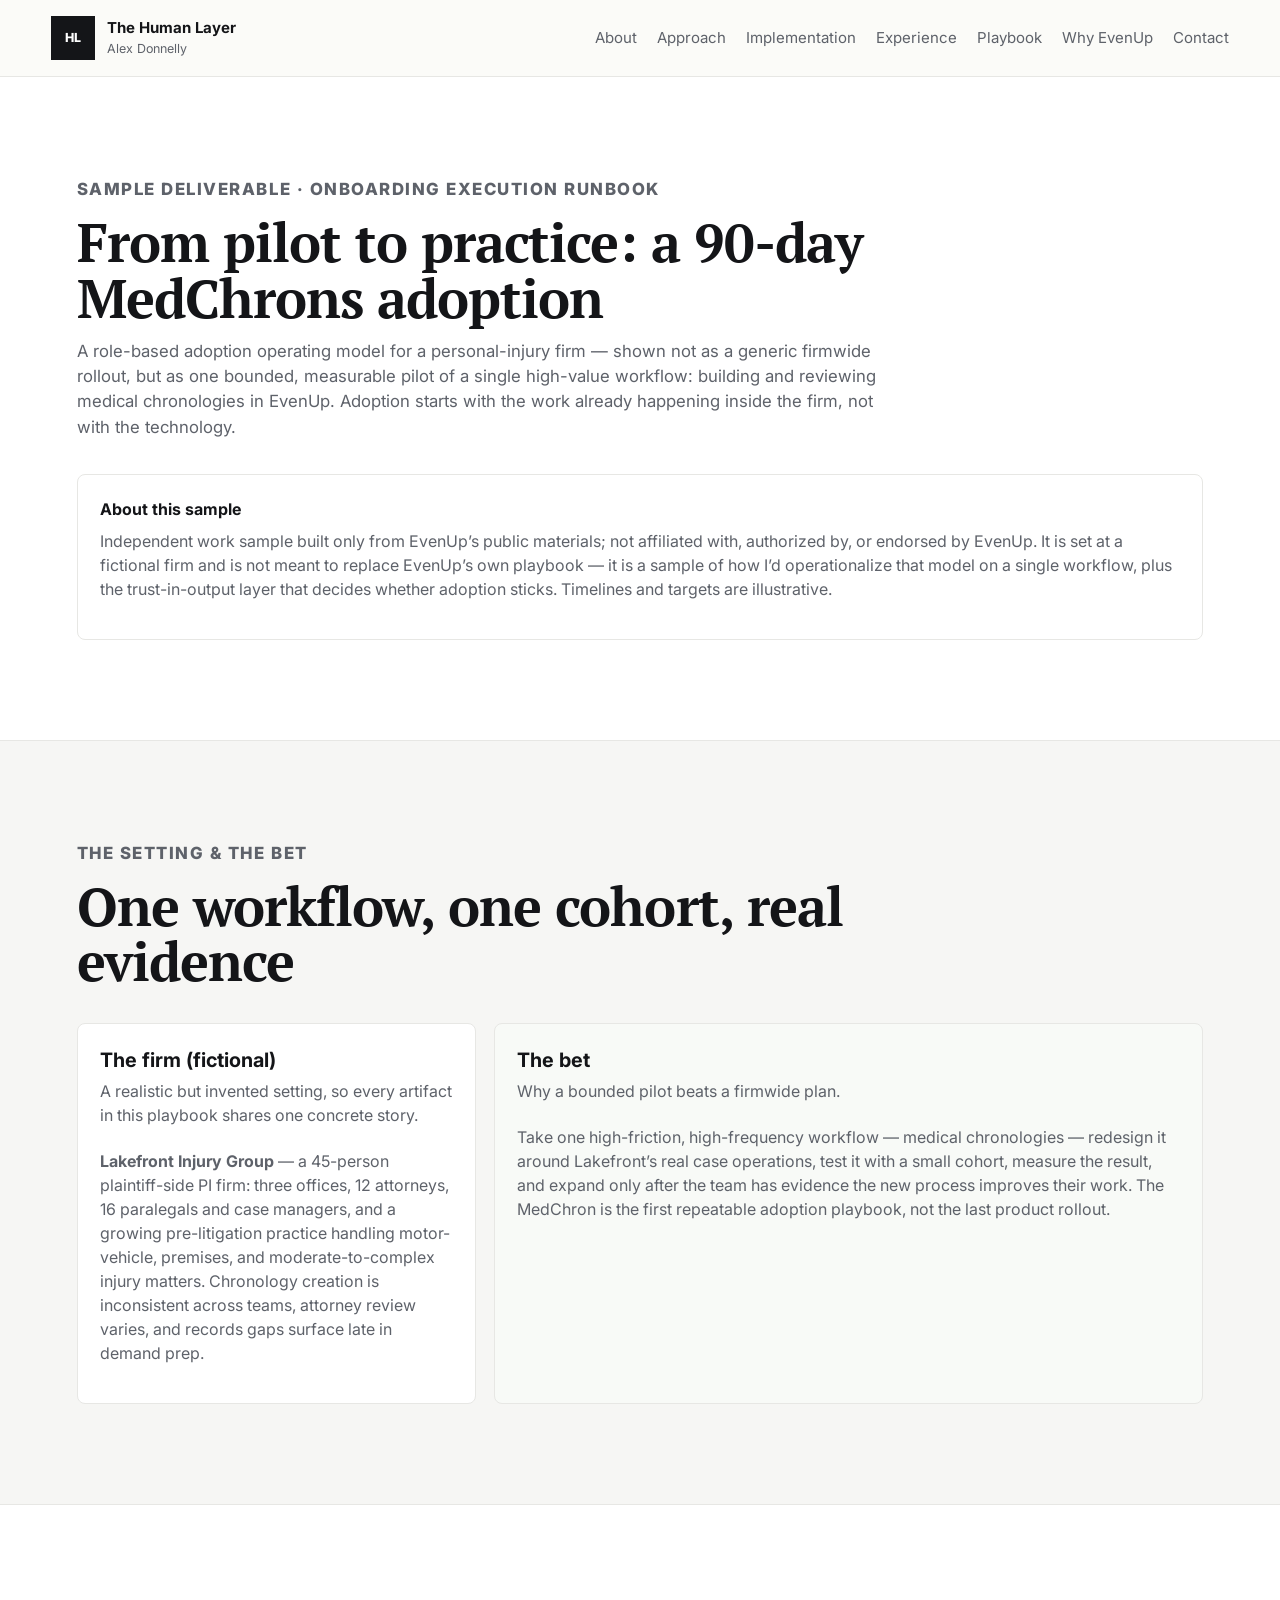
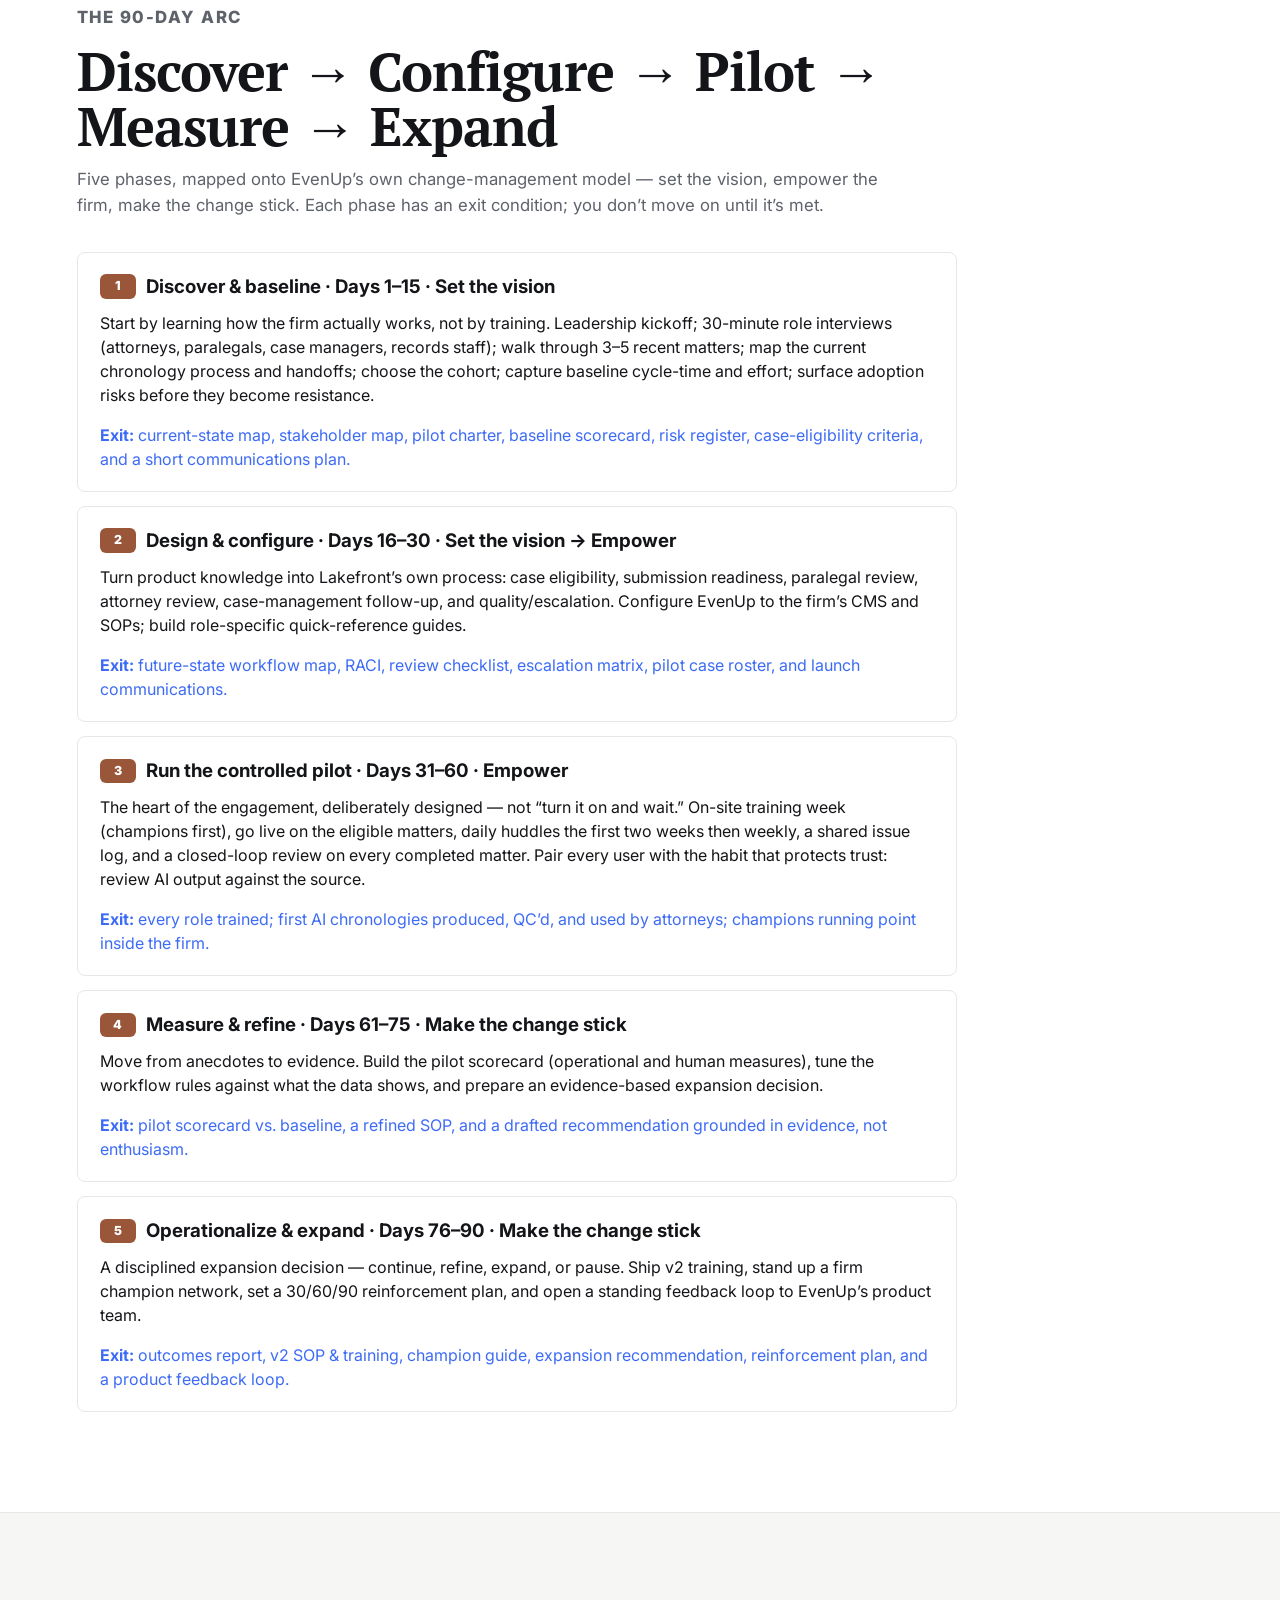
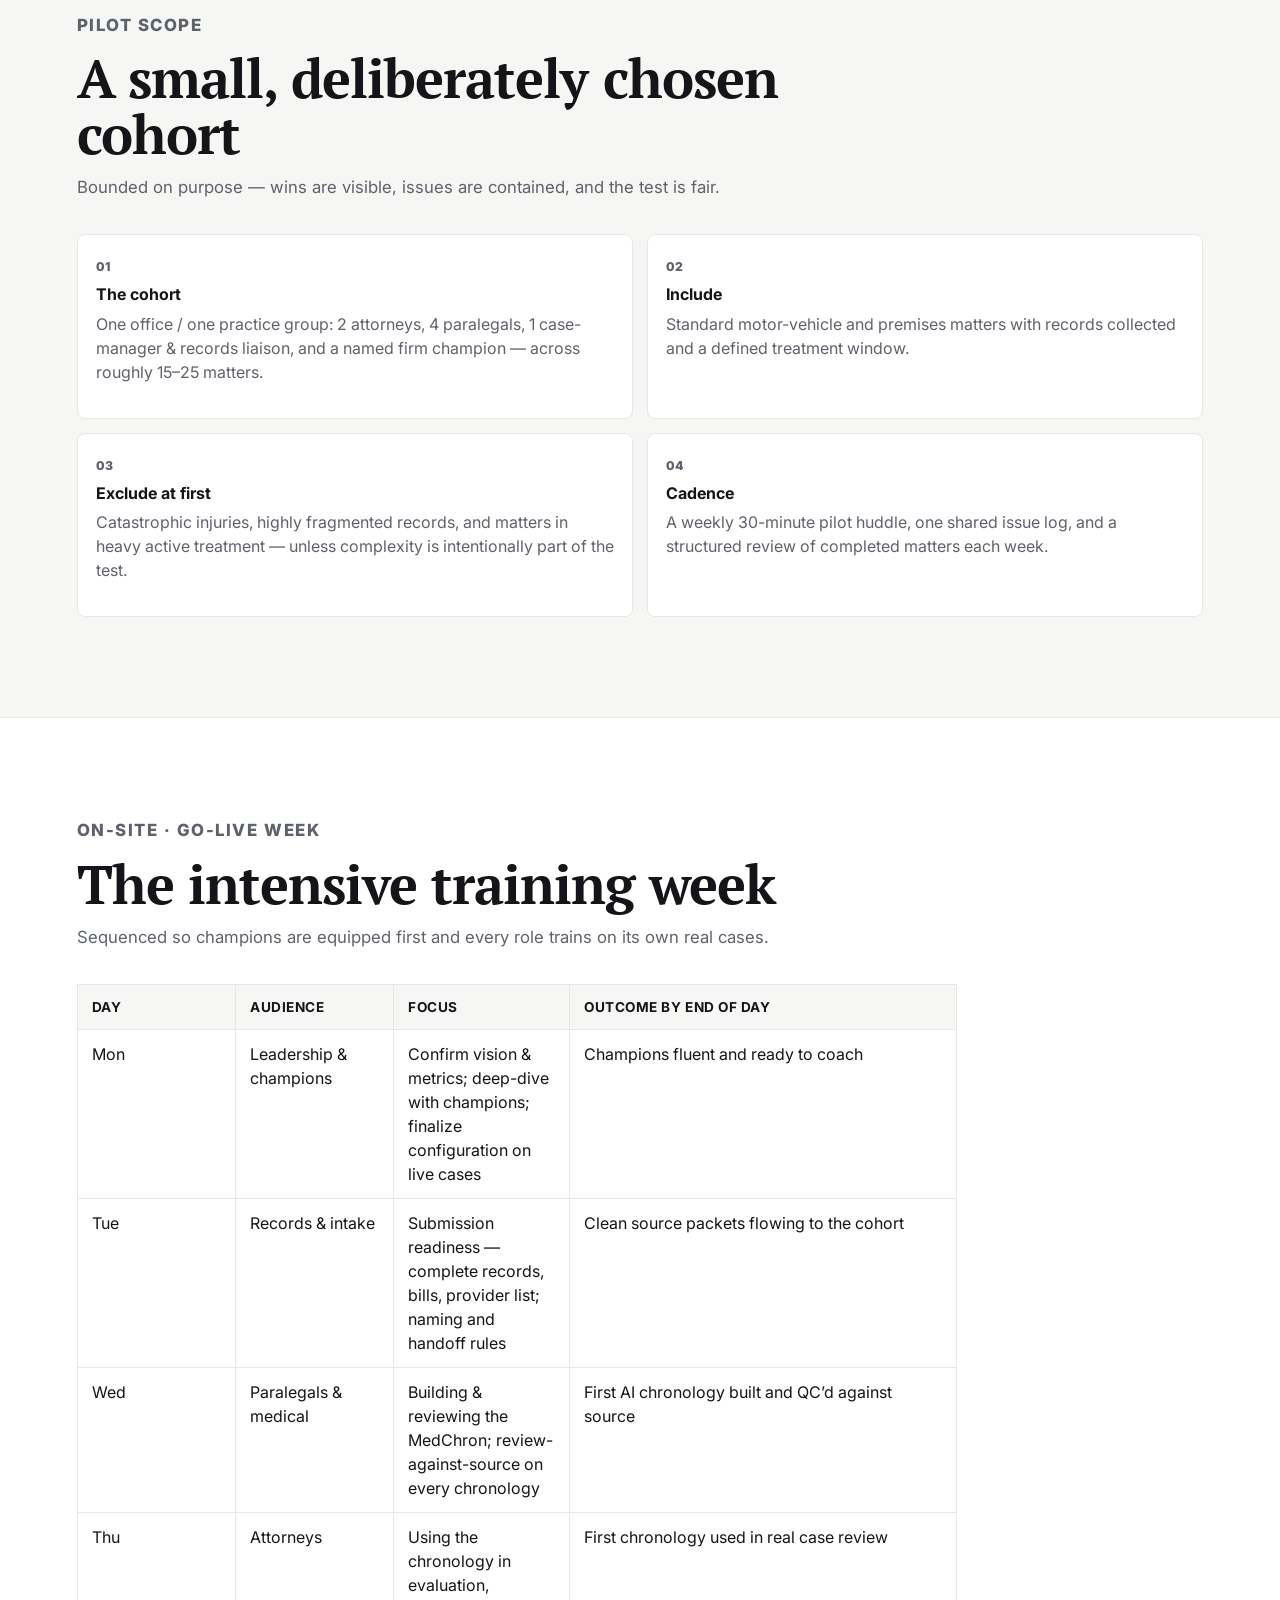
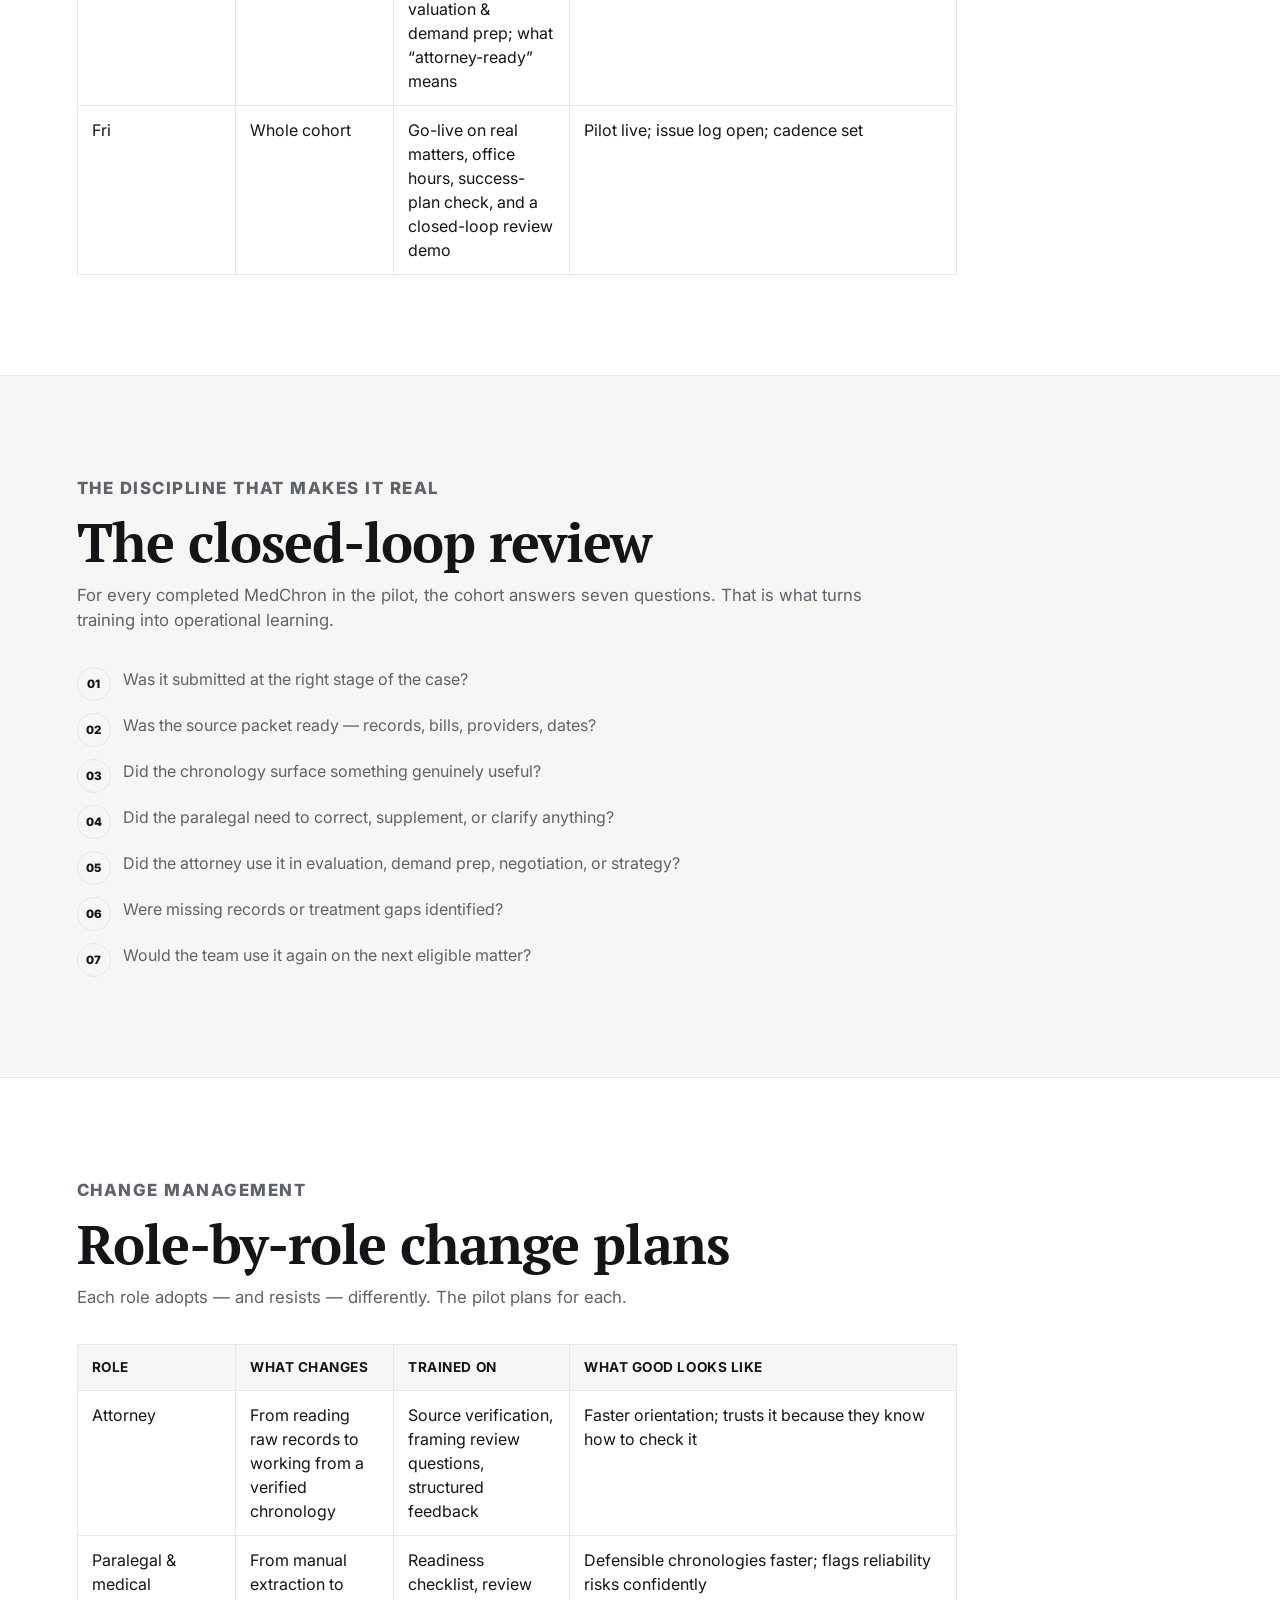
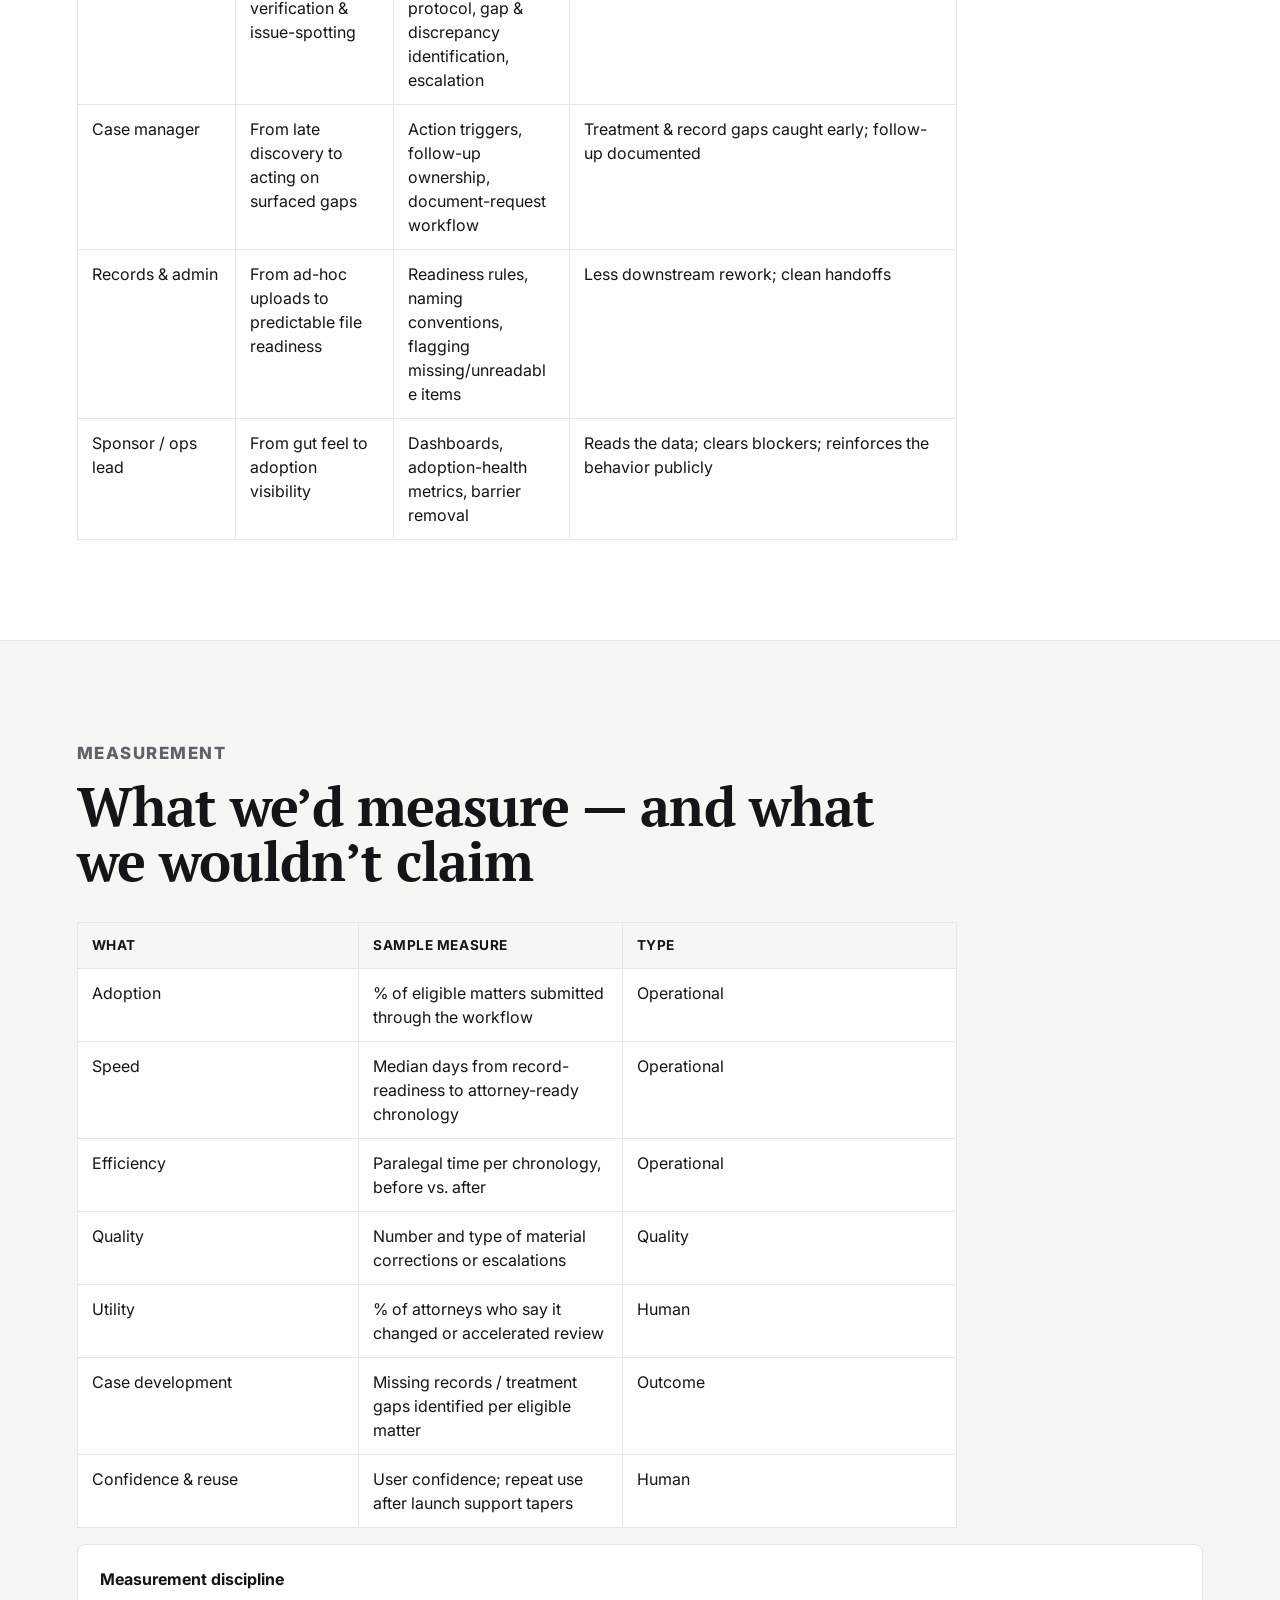
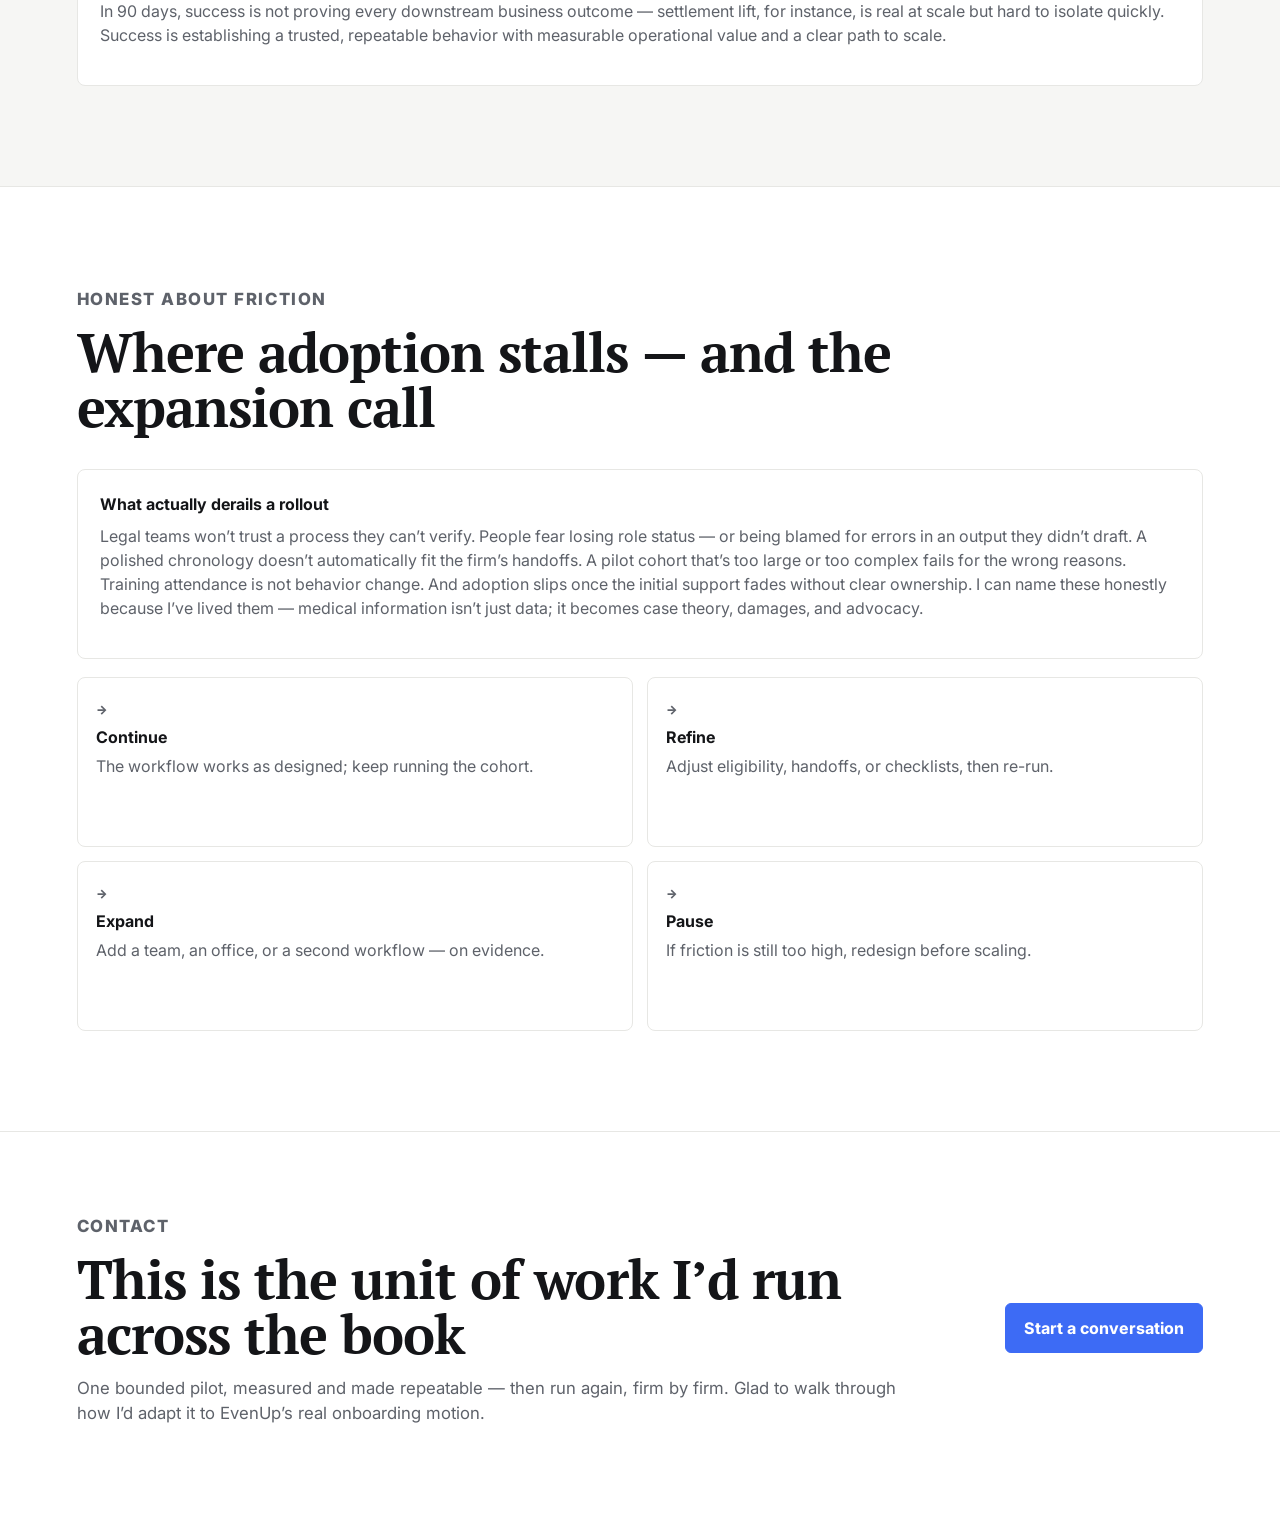
<file: implementation-playbook.html>
<!doctype html>
<html lang="en">
  <head>
    <!-- Google tag (gtag.js) -->
    <script async src="https://www.googletagmanager.com/gtag/js?id=G-5SEJFHV82K"></script>
    <script>
      window.dataLayer = window.dataLayer || [];
      function gtag(){dataLayer.push(arguments);}
      gtag('js', new Date());
      gtag('config', 'G-5SEJFHV82K');
    </script>
    <meta charset="utf-8">
    <meta name="viewport" content="width=device-width, initial-scale=1">
    <title>From Pilot to Practice: A 90-Day MedChrons Adoption Plan | Alex Donnelly</title>
    <meta
      name="description"
      content="A sample 90-day MedChrons adoption pilot for a personal-injury firm: a bounded, role-based onboarding operating model — discover, configure, pilot, measure, expand — built on EvenUp's change-management framework."
    >
    <link rel="icon" href="favicon.svg" type="image/svg+xml">
    <link rel="icon" href="favicon.png" sizes="48x48">
    <link rel="apple-touch-icon" href="apple-touch-icon.png">
    <link rel="preconnect" href="https://fonts.googleapis.com">
    <link rel="preconnect" href="https://fonts.gstatic.com" crossorigin>
    <link href="https://fonts.googleapis.com/css2?family=Inter:wght@400;500;600;700;800&family=PT+Serif:wght@400;700&display=swap" rel="stylesheet">
    <link rel="stylesheet" href="styles.css?v=2">
  </head>
  <body>
    <header class="site-header">
      <a class="brand" href="index.html" aria-label="The Human Layer home">
        <span class="brand-mark" aria-hidden="true">HL</span>
        <span>
          <strong>The Human Layer</strong>
          <small>Alex Donnelly</small>
        </span>
      </a>
      <nav class="nav" aria-label="Primary navigation">
        <a href="index.html#about">About</a>
        <a href="index.html#approach">Approach</a>
        <a href="index.html#implementation">Implementation</a>
        <a href="index.html#experience">Experience</a>
        <a href="index.html#playbook">Playbook</a>
        <a href="index.html#why">Why EvenUp</a>
        <a href="index.html#contact">Contact</a>
      </nav>
    </header>

    <main id="top">
      <section class="section">
        <div class="section-heading">
          <p class="eyebrow">Sample deliverable &middot; Onboarding execution runbook</p>
          <h2>From pilot to practice: a 90-day MedChrons adoption</h2>
          <p>
            A role-based adoption operating model for a personal-injury firm &mdash; shown not as a generic
            firmwide rollout, but as one bounded, measurable pilot of a single high-value workflow: building
            and reviewing medical chronologies in EvenUp. Adoption starts with the work already happening
            inside the firm, not with the technology.
          </p>
        </div>

        <div class="project-preview" role="note">
          <strong>About this sample</strong>
          <p>
            Independent work sample built only from EvenUp&rsquo;s public materials; not affiliated with,
            authorized by, or endorsed by EvenUp. It is set at a fictional firm and is not meant to replace
            EvenUp&rsquo;s own playbook &mdash; it is a sample of how I&rsquo;d operationalize that model on a
            single workflow, plus the trust-in-output layer that decides whether adoption sticks. Timelines
            and targets are illustrative.
          </p>
        </div>
      </section>

      <section class="section muted">
        <div class="section-heading">
          <p class="eyebrow">The setting &amp; the bet</p>
          <h2>One workflow, one cohort, real evidence</h2>
        </div>
        <div class="blueprint-layout">
          <div class="blueprint-stage">
            <div class="stage-header">
              <h3>The firm (fictional)</h3>
              <p>A realistic but invented setting, so every artifact in this playbook shares one concrete
              story.</p>
            </div>
            <p style="color:var(--muted)">
              <strong>Lakefront Injury Group</strong> &mdash; a 45-person plaintiff-side PI firm: three
              offices, 12 attorneys, 16 paralegals and case managers, and a growing pre-litigation practice
              handling motor-vehicle, premises, and moderate-to-complex injury matters. Chronology creation
              is inconsistent across teams, attorney review varies, and records gaps surface late in demand
              prep.
            </p>
          </div>
          <div class="blueprint-stage emphasized">
            <div class="stage-header">
              <h3>The bet</h3>
              <p>Why a bounded pilot beats a firmwide plan.</p>
            </div>
            <p style="color:var(--muted)">
              Take one high-friction, high-frequency workflow &mdash; medical chronologies &mdash; redesign
              it around Lakefront&rsquo;s real case operations, test it with a small cohort, measure the
              result, and expand only after the team has evidence the new process improves their work. The
              MedChron is the first repeatable adoption playbook, not the last product rollout.
            </p>
          </div>
        </div>
      </section>

      <section class="section">
        <div class="section-heading">
          <p class="eyebrow">The 90-day arc</p>
          <h2>Discover &rarr; Configure &rarr; Pilot &rarr; Measure &rarr; Expand</h2>
          <p>
            Five phases, mapped onto EvenUp&rsquo;s own change-management model &mdash; set the vision,
            empower the firm, make the change stick. Each phase has an exit condition; you don&rsquo;t move on
            until it&rsquo;s met.
          </p>
        </div>
        <div class="findings-list">
          <article class="finding">
            <h3><span>1</span> Discover &amp; baseline &middot; Days 1&ndash;15 &middot; Set the vision</h3>
            <p>Start by learning how the firm actually works, not by training. Leadership kickoff; 30-minute
            role interviews (attorneys, paralegals, case managers, records staff); walk through 3&ndash;5
            recent matters; map the current chronology process and handoffs; choose the cohort; capture
            baseline cycle-time and effort; surface adoption risks before they become resistance.</p>
            <p class="catch"><strong>Exit:</strong> current-state map, stakeholder map, pilot charter,
            baseline scorecard, risk register, case-eligibility criteria, and a short communications plan.</p>
          </article>
          <article class="finding">
            <h3><span>2</span> Design &amp; configure &middot; Days 16&ndash;30 &middot; Set the vision &rarr; Empower</h3>
            <p>Turn product knowledge into Lakefront&rsquo;s own process: case eligibility, submission
            readiness, paralegal review, attorney review, case-management follow-up, and quality/escalation.
            Configure EvenUp to the firm&rsquo;s CMS and SOPs; build role-specific quick-reference guides.</p>
            <p class="catch"><strong>Exit:</strong> future-state workflow map, RACI, review checklist,
            escalation matrix, pilot case roster, and launch communications.</p>
          </article>
          <article class="finding">
            <h3><span>3</span> Run the controlled pilot &middot; Days 31&ndash;60 &middot; Empower</h3>
            <p>The heart of the engagement, deliberately designed &mdash; not &ldquo;turn it on and wait.&rdquo;
            On-site training week (champions first), go live on the eligible matters, daily huddles the first
            two weeks then weekly, a shared issue log, and a closed-loop review on every completed matter.
            Pair every user with the habit that protects trust: review AI output against the source.</p>
            <p class="catch"><strong>Exit:</strong> every role trained; first AI chronologies produced, QC&rsquo;d,
            and used by attorneys; champions running point inside the firm.</p>
          </article>
          <article class="finding">
            <h3><span>4</span> Measure &amp; refine &middot; Days 61&ndash;75 &middot; Make the change stick</h3>
            <p>Move from anecdotes to evidence. Build the pilot scorecard (operational and human measures),
            tune the workflow rules against what the data shows, and prepare an evidence-based expansion
            decision.</p>
            <p class="catch"><strong>Exit:</strong> pilot scorecard vs. baseline, a refined SOP, and a
            drafted recommendation grounded in evidence, not enthusiasm.</p>
          </article>
          <article class="finding">
            <h3><span>5</span> Operationalize &amp; expand &middot; Days 76&ndash;90 &middot; Make the change stick</h3>
            <p>A disciplined expansion decision &mdash; continue, refine, expand, or pause. Ship v2 training,
            stand up a firm champion network, set a 30/60/90 reinforcement plan, and open a standing feedback
            loop to EvenUp&rsquo;s product team.</p>
            <p class="catch"><strong>Exit:</strong> outcomes report, v2 SOP &amp; training, champion guide,
            expansion recommendation, reinforcement plan, and a product feedback loop.</p>
          </article>
        </div>
      </section>

      <section class="section muted">
        <div class="section-heading">
          <p class="eyebrow">Pilot scope</p>
          <h2>A small, deliberately chosen cohort</h2>
          <p>Bounded on purpose &mdash; wins are visible, issues are contained, and the test is fair.</p>
        </div>
        <div class="enablement-cards">
          <article>
            <span>01</span>
            <h4>The cohort</h4>
            <p>One office / one practice group: 2 attorneys, 4 paralegals, 1 case-manager &amp; records
            liaison, and a named firm champion &mdash; across roughly 15&ndash;25 matters.</p>
          </article>
          <article>
            <span>02</span>
            <h4>Include</h4>
            <p>Standard motor-vehicle and premises matters with records collected and a defined treatment
            window.</p>
          </article>
          <article>
            <span>03</span>
            <h4>Exclude at first</h4>
            <p>Catastrophic injuries, highly fragmented records, and matters in heavy active treatment
            &mdash; unless complexity is intentionally part of the test.</p>
          </article>
          <article>
            <span>04</span>
            <h4>Cadence</h4>
            <p>A weekly 30-minute pilot huddle, one shared issue log, and a structured review of completed
            matters each week.</p>
          </article>
        </div>
      </section>

      <section class="section">
        <div class="section-heading">
          <p class="eyebrow">On-site &middot; go-live week</p>
          <h2>The intensive training week</h2>
          <p>Sequenced so champions are equipped first and every role trains on its own real cases.</p>
        </div>
        <table class="rubric formats">
          <thead>
            <tr><th>Day</th><th>Audience</th><th>Focus</th><th>Outcome by end of day</th></tr>
          </thead>
          <tbody>
            <tr><td>Mon</td><td>Leadership &amp; champions</td><td>Confirm vision &amp; metrics; deep-dive with champions; finalize configuration on live cases</td><td>Champions fluent and ready to coach</td></tr>
            <tr><td>Tue</td><td>Records &amp; intake</td><td>Submission readiness — complete records, bills, provider list; naming and handoff rules</td><td>Clean source packets flowing to the cohort</td></tr>
            <tr><td>Wed</td><td>Paralegals &amp; medical</td><td>Building &amp; reviewing the MedChron; review-against-source on every chronology</td><td>First AI chronology built and QC&rsquo;d against source</td></tr>
            <tr><td>Thu</td><td>Attorneys</td><td>Using the chronology in evaluation, valuation &amp; demand prep; what &ldquo;attorney-ready&rdquo; means</td><td>First chronology used in real case review</td></tr>
            <tr><td>Fri</td><td>Whole cohort</td><td>Go-live on real matters, office hours, success-plan check, and a closed-loop review demo</td><td>Pilot live; issue log open; cadence set</td></tr>
          </tbody>
        </table>
      </section>

      <section class="section muted">
        <div class="section-heading">
          <p class="eyebrow">The discipline that makes it real</p>
          <h2>The closed-loop review</h2>
          <p>For every completed MedChron in the pilot, the cohort answers seven questions. That is what
          turns training into operational learning.</p>
        </div>
        <ol class="timeline">
          <li>Was it submitted at the right stage of the case?</li>
          <li>Was the source packet ready &mdash; records, bills, providers, dates?</li>
          <li>Did the chronology surface something genuinely useful?</li>
          <li>Did the paralegal need to correct, supplement, or clarify anything?</li>
          <li>Did the attorney use it in evaluation, demand prep, negotiation, or strategy?</li>
          <li>Were missing records or treatment gaps identified?</li>
          <li>Would the team use it again on the next eligible matter?</li>
        </ol>
      </section>

      <section class="section">
        <div class="section-heading">
          <p class="eyebrow">Change management</p>
          <h2>Role-by-role change plans</h2>
          <p>Each role adopts &mdash; and resists &mdash; differently. The pilot plans for each.</p>
        </div>
        <table class="rubric formats">
          <thead>
            <tr><th>Role</th><th>What changes</th><th>Trained on</th><th>What good looks like</th></tr>
          </thead>
          <tbody>
            <tr><td>Attorney</td><td>From reading raw records to working from a verified chronology</td><td>Source verification, framing review questions, structured feedback</td><td>Faster orientation; trusts it because they know how to check it</td></tr>
            <tr><td>Paralegal &amp; medical</td><td>From manual extraction to verification &amp; issue-spotting</td><td>Readiness checklist, review protocol, gap &amp; discrepancy identification, escalation</td><td>Defensible chronologies faster; flags reliability risks confidently</td></tr>
            <tr><td>Case manager</td><td>From late discovery to acting on surfaced gaps</td><td>Action triggers, follow-up ownership, document-request workflow</td><td>Treatment &amp; record gaps caught early; follow-up documented</td></tr>
            <tr><td>Records &amp; admin</td><td>From ad-hoc uploads to predictable file readiness</td><td>Readiness rules, naming conventions, flagging missing/unreadable items</td><td>Less downstream rework; clean handoffs</td></tr>
            <tr><td>Sponsor / ops lead</td><td>From gut feel to adoption visibility</td><td>Dashboards, adoption-health metrics, barrier removal</td><td>Reads the data; clears blockers; reinforces the behavior publicly</td></tr>
          </tbody>
        </table>
      </section>

      <section class="section muted">
        <div class="section-heading">
          <p class="eyebrow">Measurement</p>
          <h2>What we&rsquo;d measure &mdash; and what we wouldn&rsquo;t claim</h2>
        </div>
        <table class="rubric triage">
          <thead>
            <tr><th>What</th><th>Sample measure</th><th>Type</th></tr>
          </thead>
          <tbody>
            <tr><td>Adoption</td><td>% of eligible matters submitted through the workflow</td><td>Operational</td></tr>
            <tr><td>Speed</td><td>Median days from record-readiness to attorney-ready chronology</td><td>Operational</td></tr>
            <tr><td>Efficiency</td><td>Paralegal time per chronology, before vs. after</td><td>Operational</td></tr>
            <tr><td>Quality</td><td>Number and type of material corrections or escalations</td><td>Quality</td></tr>
            <tr><td>Utility</td><td>% of attorneys who say it changed or accelerated review</td><td>Human</td></tr>
            <tr><td>Case development</td><td>Missing records / treatment gaps identified per eligible matter</td><td>Outcome</td></tr>
            <tr><td>Confidence &amp; reuse</td><td>User confidence; repeat use after launch support tapers</td><td>Human</td></tr>
          </tbody>
        </table>
        <div class="project-preview" role="note">
          <strong>Measurement discipline</strong>
          <p>
            In 90 days, success is not proving every downstream business outcome &mdash; settlement lift, for
            instance, is real at scale but hard to isolate quickly. Success is establishing a trusted,
            repeatable behavior with measurable operational value and a clear path to scale.
          </p>
        </div>
      </section>

      <section class="section">
        <div class="section-heading">
          <p class="eyebrow">Honest about friction</p>
          <h2>Where adoption stalls &mdash; and the expansion call</h2>
        </div>
        <div class="project-preview" role="note">
          <strong>What actually derails a rollout</strong>
          <p>
            Legal teams won&rsquo;t trust a process they can&rsquo;t verify. People fear losing role status &mdash;
            or being blamed for errors in an output they didn&rsquo;t draft. A polished chronology doesn&rsquo;t
            automatically fit the firm&rsquo;s handoffs. A pilot cohort that&rsquo;s too large or too complex
            fails for the wrong reasons. Training attendance is not behavior change. And adoption slips once
            the initial support fades without clear ownership. I can name these honestly because I&rsquo;ve
            lived them &mdash; medical information isn&rsquo;t just data; it becomes case theory, damages, and
            advocacy.
          </p>
        </div>
        <div class="enablement-cards" style="margin-top:18px">
          <article><span>&rarr;</span><h4>Continue</h4><p>The workflow works as designed; keep running the cohort.</p></article>
          <article><span>&rarr;</span><h4>Refine</h4><p>Adjust eligibility, handoffs, or checklists, then re-run.</p></article>
          <article><span>&rarr;</span><h4>Expand</h4><p>Add a team, an office, or a second workflow &mdash; on evidence.</p></article>
          <article><span>&rarr;</span><h4>Pause</h4><p>If friction is still too high, redesign before scaling.</p></article>
        </div>
      </section>

      <section class="contact-section">
        <div>
          <p class="eyebrow">Contact</p>
          <h2>This is the unit of work I&rsquo;d run across the book</h2>
          <p>
            One bounded pilot, measured and made repeatable &mdash; then run again, firm by firm. Glad to
            walk through how I&rsquo;d adapt it to EvenUp&rsquo;s real onboarding motion.
          </p>
        </div>
        <a class="button primary" href="mailto:a.james.donnelly@gmail.com">Start a conversation</a>
      </section>
    </main>
  </body>
</html>
</file>
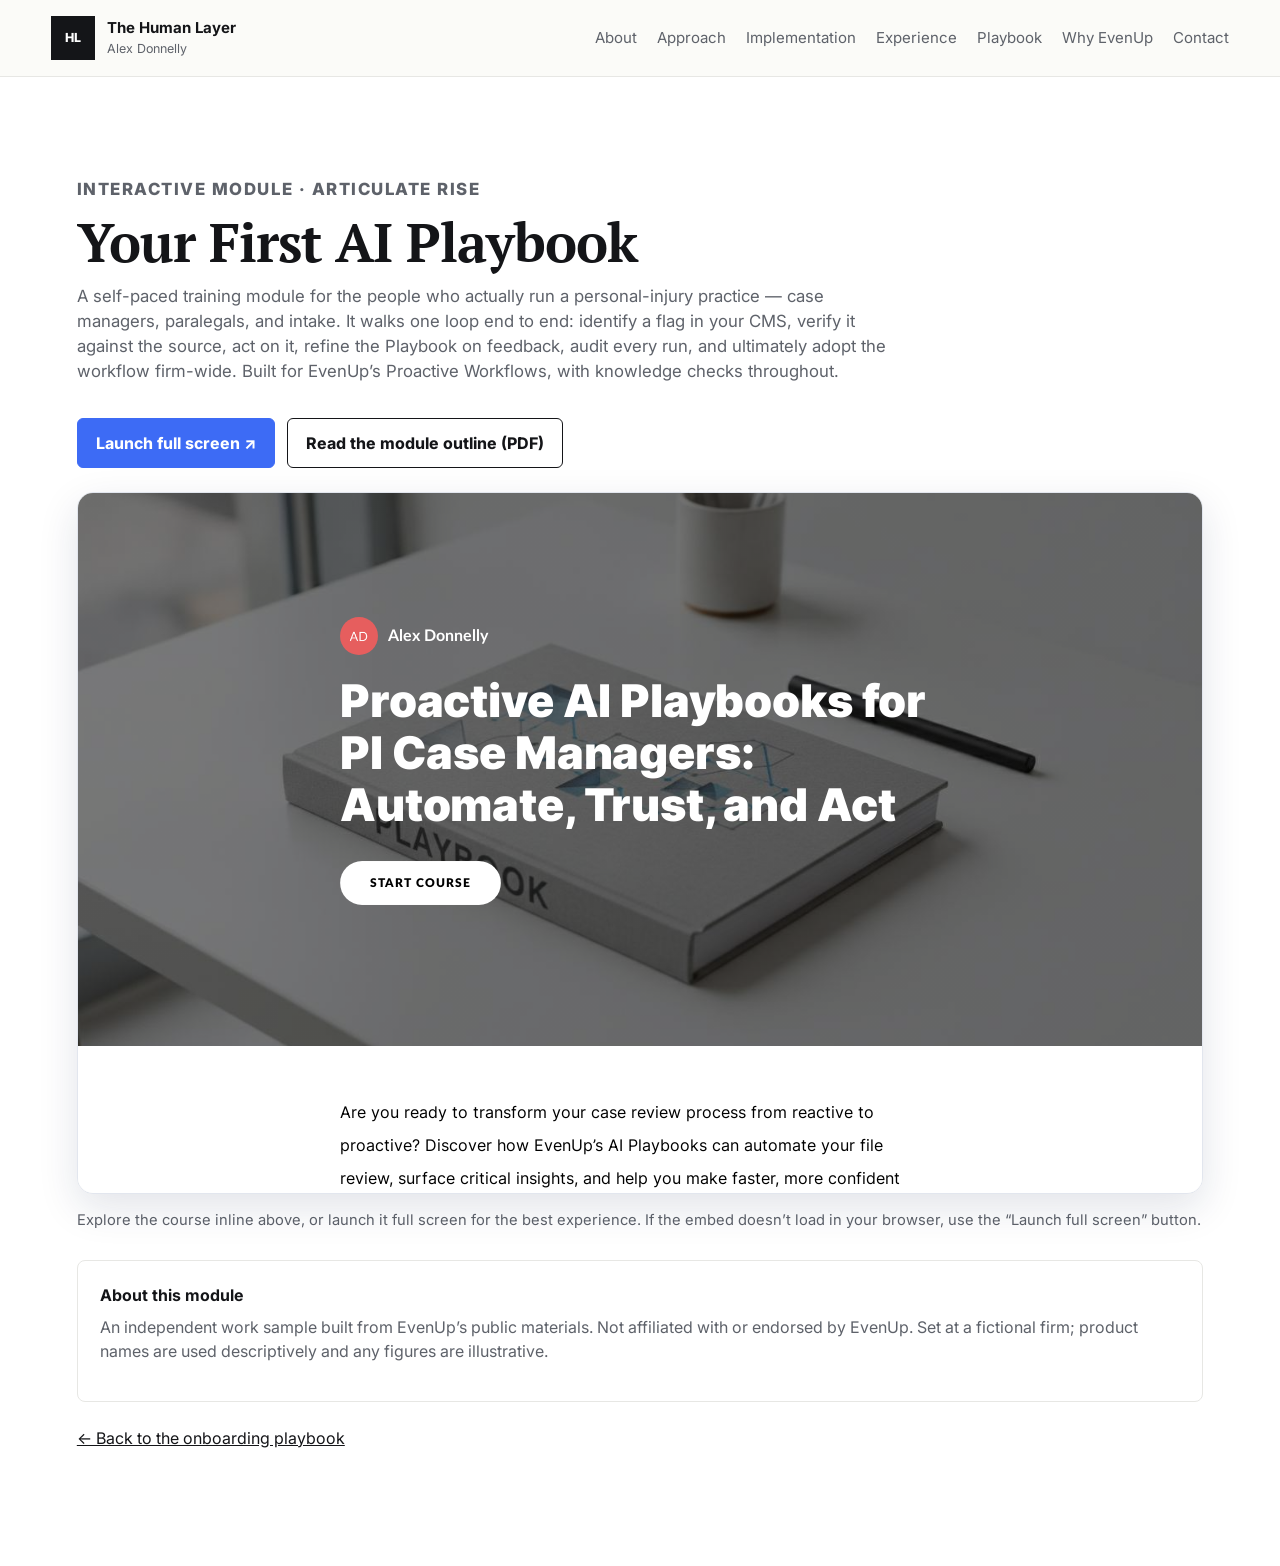
<file: module.html>
<!doctype html>
<html lang="en">
  <head>
    <!-- Google tag (gtag.js) -->
    <script async src="https://www.googletagmanager.com/gtag/js?id=G-5SEJFHV82K"></script>
    <script>
      window.dataLayer = window.dataLayer || [];
      function gtag(){dataLayer.push(arguments);}
      gtag('js', new Date());
      gtag('config', 'G-5SEJFHV82K');
    </script>
    <meta charset="utf-8">
    <meta name="viewport" content="width=device-width, initial-scale=1">
    <title>Your First AI Playbook — Interactive Module | Alex Donnelly</title>
    <meta
      name="description"
      content="A self-paced Articulate Rise module for personal-injury case managers: identify, verify, act on, refine, audit, and adopt AI Playbooks — built for EvenUp's Proactive Workflows."
    >
    <link rel="icon" href="favicon.svg" type="image/svg+xml">
    <link rel="icon" href="favicon.png" sizes="48x48">
    <link rel="apple-touch-icon" href="apple-touch-icon.png">
    <link rel="preconnect" href="https://fonts.googleapis.com">
    <link rel="preconnect" href="https://fonts.gstatic.com" crossorigin>
    <link href="https://fonts.googleapis.com/css2?family=Inter:wght@400;500;600;700;800&family=PT+Serif:wght@400;700&display=swap" rel="stylesheet">
    <link rel="stylesheet" href="styles.css?v=2">
    <style>
      .course-frame {
        position: relative;
        width: 100%;
        height: min(78vh, 760px);
        border-radius: 16px;
        overflow: hidden;
        border: 1px solid #e2e6ee;
        box-shadow: 0 14px 40px rgba(20, 35, 74, 0.12);
        background: #f4f6f9;
        margin-top: 1.5rem;
      }
      .course-frame iframe { width: 100%; height: 100%; border: 0; display: block; }
      .course-actions { display: flex; flex-wrap: wrap; gap: 12px; margin-top: 1.25rem; }
      .course-note { margin-top: 0.9rem; color: var(--muted, #5b6573); font-size: 0.92rem; }
    </style>
  </head>
  <body>
    <header class="site-header">
      <a class="brand" href="index.html" aria-label="The Human Layer home">
        <span class="brand-mark" aria-hidden="true">HL</span>
        <span>
          <strong>The Human Layer</strong>
          <small>Alex Donnelly</small>
        </span>
      </a>
      <nav class="nav" aria-label="Primary navigation">
        <a href="index.html#about">About</a>
        <a href="index.html#approach">Approach</a>
        <a href="index.html#implementation">Implementation</a>
        <a href="index.html#experience">Experience</a>
        <a href="index.html#playbook">Playbook</a>
        <a href="index.html#why">Why EvenUp</a>
        <a href="index.html#contact">Contact</a>
      </nav>
    </header>

    <main id="top">
      <section class="section">
        <div class="section-heading">
          <p class="eyebrow">Interactive module &middot; Articulate Rise</p>
          <h2>Your First AI Playbook</h2>
          <p>
            A self-paced training module for the people who actually run a personal-injury practice &mdash;
            case managers, paralegals, and intake. It walks one loop end to end: identify a flag in your CMS,
            verify it against the source, act on it, refine the Playbook on feedback, audit every run, and
            ultimately adopt the workflow firm-wide. Built for EvenUp&rsquo;s Proactive Workflows, with
            knowledge checks throughout.
          </p>
        </div>

        <div class="course-actions">
          <a class="button primary" href="course/index.html" target="_blank" rel="noopener">Launch full screen &#8599;</a>
          <a class="button secondary" href="EvenUp_Playbooks_Module_Script.pdf">Read the module outline (PDF)</a>
        </div>

        <div class="course-frame">
          <iframe src="course/index.html" title="Your First AI Playbook — interactive Rise module" allowfullscreen></iframe>
        </div>
        <p class="course-note">
          Explore the course inline above, or launch it full screen for the best experience. If the embed
          doesn&rsquo;t load in your browser, use the &ldquo;Launch full screen&rdquo; button.
        </p>

        <div class="project-preview" role="note" style="margin-top:1.8rem;">
          <strong>About this module</strong>
          <p>
            An independent work sample built from EvenUp&rsquo;s public materials. Not affiliated with or
            endorsed by EvenUp. Set at a fictional firm; product names are used descriptively and any figures
            are illustrative.
          </p>
        </div>

        <p style="margin-top:1.5rem;">
          <a href="index.html#playbook">&larr; Back to the onboarding playbook</a>
        </p>
      </section>
    </main>
  </body>
</html>
</file>
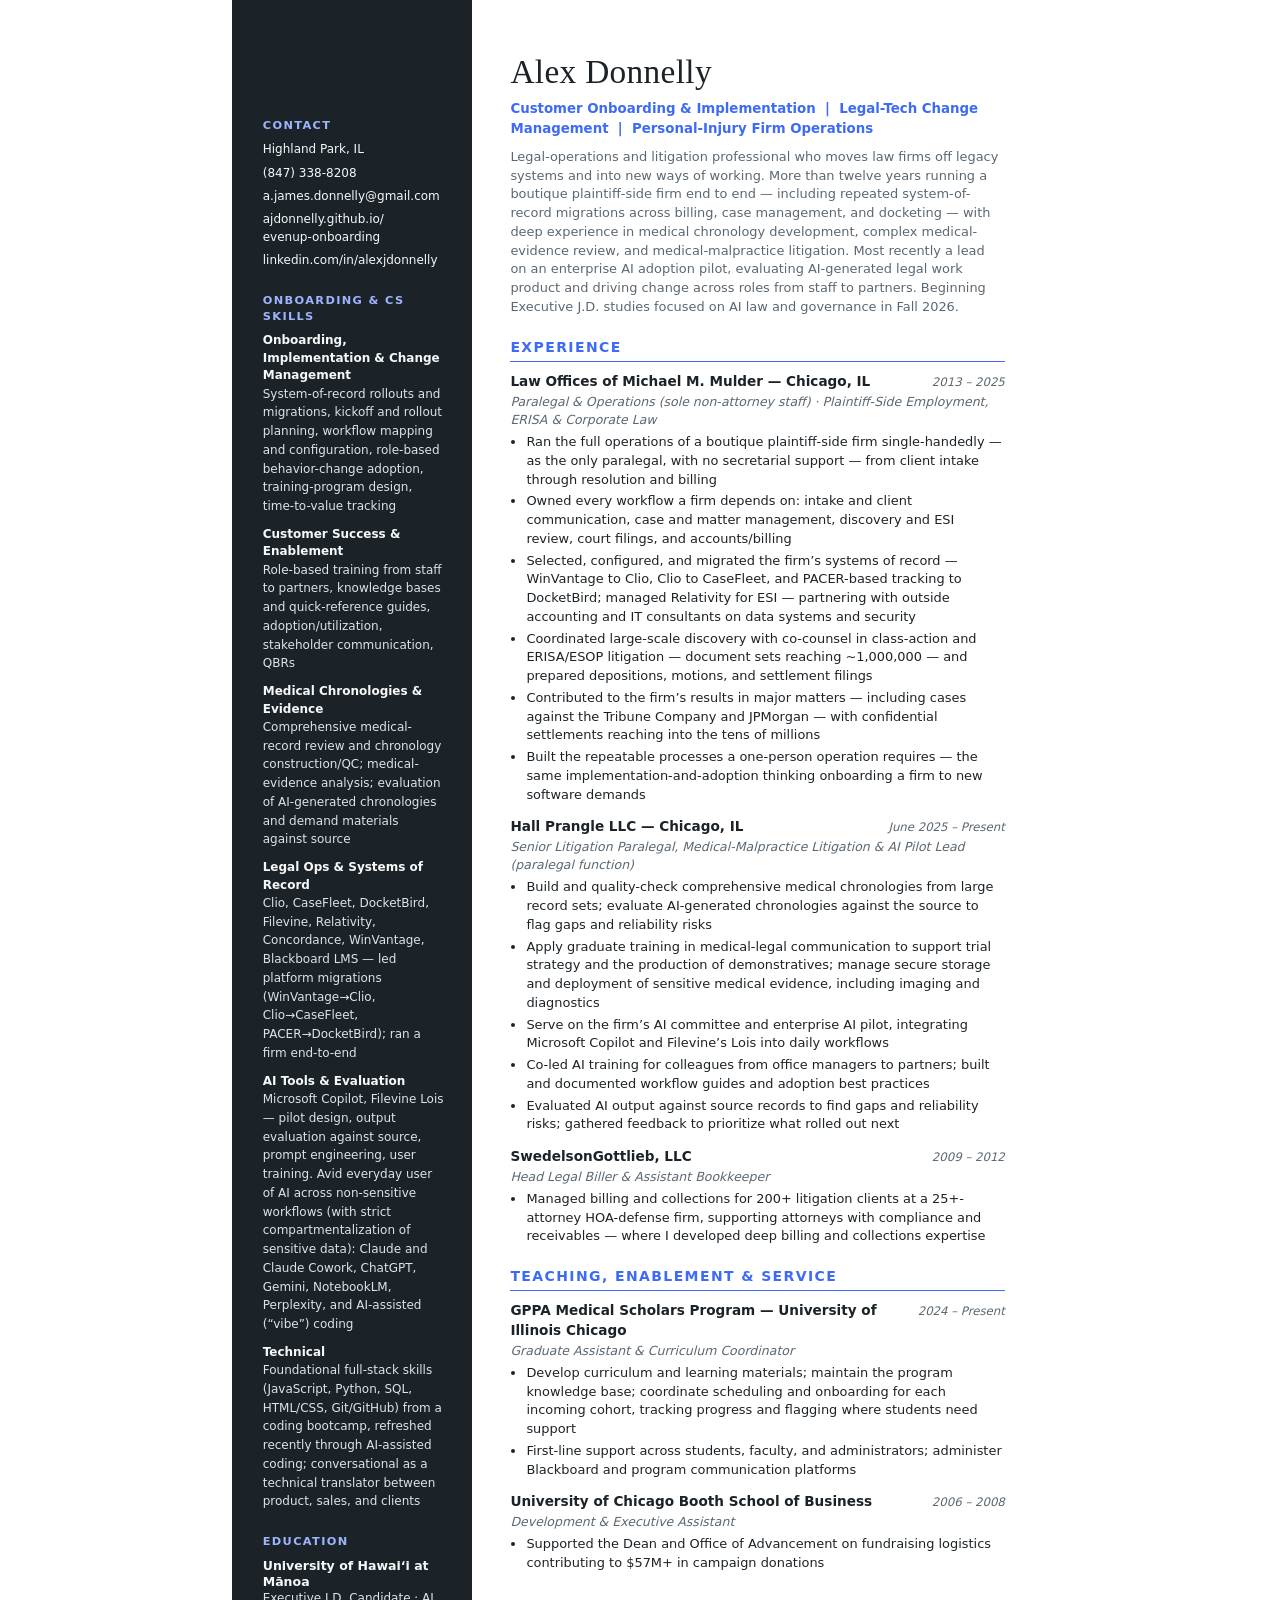
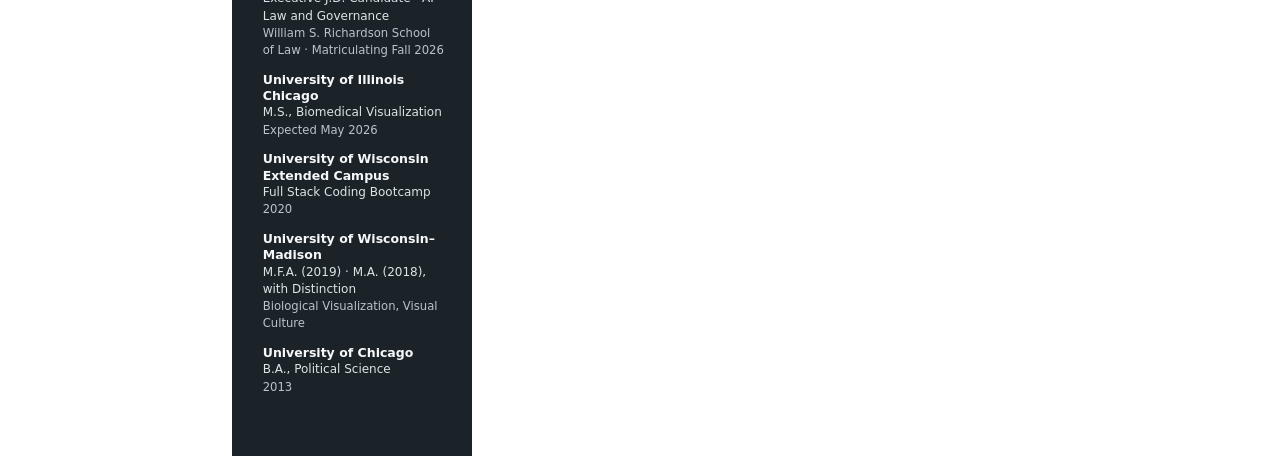
<file: resume.html>
<!doctype html>
<html lang="en">
<head>
    <!-- Google tag (gtag.js) -->
    <script async src="https://www.googletagmanager.com/gtag/js?id=G-5SEJFHV82K"></script>
    <script>
      window.dataLayer = window.dataLayer || [];
      function gtag(){dataLayer.push(arguments);}
      gtag('js', new Date());
      gtag('config', 'G-5SEJFHV82K');
    </script>
<meta charset="utf-8">
<meta name="viewport" content="width=device-width, initial-scale=1">
<title>Alex Donnelly — Resume</title>
<style>
  :root {
    --ink: #1c2328;
    --muted: #5b6872;
    --line: #d9e1e5;
    --paper: #ffffff;
    --blue: #3d6bf5;
    --rust: #8d453a;
    --sidebar-w: 2.5in;
  }
  * { box-sizing: border-box; }
  html, body {
    margin: 0; padding: 0; background: transparent; color: var(--ink);
    font-family: Inter, ui-sans-serif, system-ui, -apple-system, "Segoe UI", Arial, sans-serif;
    font-size: 9.7pt; line-height: 1.45;
  }
  @media print {
    body::before { content: ""; position: fixed; top: 0; bottom: 0; left: 0; width: var(--sidebar-w); background: var(--ink); z-index: -1; }
  }
  .page { display: grid; grid-template-columns: var(--sidebar-w) 1fr; max-width: 8.5in; margin: 0 auto; }
  .sidebar { color: #f6f8f9; background: var(--ink); padding: 0.55in 0.28in 0.4in 0.32in; }
  .main { background: var(--paper); }
  .sidebar h2 { margin: 0 0 8px; font-size: 8.5pt; font-weight: 800; letter-spacing: 0.12em; text-transform: uppercase; color: #9db4ff; }
  .sidebar section { margin-bottom: 22px; }
  .sidebar p { margin: 0 0 7px; }
  .contact p { margin: 0 0 6px; font-size: 9pt; word-break: break-word; }
  .contact a { color: inherit; text-decoration: none; }
  .edu-item { margin-bottom: 13px; }
  .edu-item strong { display: block; font-size: 9.4pt; line-height: 1.3; }
  .edu-item em { display: block; font-style: normal; color: #dce4e8; font-size: 9pt; }
  .edu-item span { display: block; color: #b8c4ca; font-size: 8.7pt; }
  .skill-group { margin-bottom: 10px; }
  .skill-group strong { display: block; font-size: 9pt; }
  .skill-group span { color: #dce4e8; font-size: 9pt; }
  .main { padding: 0.5in 0.45in 0.4in 0.4in; }
  .name-block { margin-bottom: 14px; }
  h1 { margin: 0; font-family: Georgia, "Times New Roman", serif; font-weight: 500; font-size: 25pt; letter-spacing: 0.01em; }
  .title-line { margin: 3px 0 0; color: var(--blue); font-size: 10.0pt; font-weight: 700; }
  .summary { margin: 10px 0 0; color: var(--muted); font-size: 9.7pt; }
  .main h2 { margin: 20px 0 10px; padding-bottom: 4px; border-bottom: 1.5px solid var(--blue); font-size: 10.5pt; font-weight: 800; letter-spacing: 0.1em; text-transform: uppercase; color: var(--blue); }
  .job { margin-bottom: 13px; }
  .job-head { display: flex; justify-content: space-between; align-items: baseline; gap: 12px; }
  .job-head strong { font-size: 10.2pt; }
  .job-head .dates { color: var(--muted); font-size: 8.8pt; white-space: nowrap; font-style: italic; }
  .role { margin: 1px 0 4px; color: var(--muted); font-style: italic; font-size: 9.4pt; }
  ul { margin: 4px 0 0; padding-left: 16px; }
  li { margin-bottom: 3px; }
  .avoid-break { break-inside: avoid; }
  @page { size: letter; margin: 0.5in;
    @bottom-left { content: "Alex Donnelly \2014 Resume"; font-family: Inter, Arial, sans-serif; font-size: 7.5pt; color: #8a969c; }
    @bottom-right { content: "Page " counter(page) " of " counter(pages); font-family: Inter, Arial, sans-serif; font-size: 7.5pt; color: #8a969c; }
  }
  @media print {
    html, body { -webkit-print-color-adjust: exact; print-color-adjust: exact; }
    .page { max-width: none; }
    .sidebar { padding: 0.3in 0.24in; }
    .main { padding: 0.28in 0 0.2in 0.38in; }
    .contact { margin-top: 0 !important; }
    .main h2 { break-after: avoid; }
    p, li { orphans: 3; widows: 3; }
    .sidebar section { break-inside: avoid; }
  }
</style>
</head>
<body>
  <div class="page">
    <aside class="sidebar">
      <section class="contact" style="margin-top: 64px;">
        <h2>Contact</h2>
        <p>Highland Park, IL</p>
        <p>(847) 338-8208</p>
        <p><a href="mailto:a.james.donnelly@gmail.com">a.james.donnelly@gmail.com</a></p>
        <p><a href="https://ajdonnelly.github.io/evenup-onboarding/">ajdonnelly.github.io/<br>evenup-onboarding</a></p>
        <p><a href="https://www.linkedin.com/in/alexjdonnelly">linkedin.com/in/alexjdonnelly</a></p>
      </section>

      <section>
        <h2>Onboarding &amp; CS Skills</h2>
        <div class="skill-group">
          <strong>Onboarding, Implementation &amp; Change Management</strong>
          <span>System-of-record rollouts and migrations, kickoff and rollout planning, workflow mapping and configuration, role-based behavior-change adoption, training-program design, time-to-value tracking</span>
        </div>
        <div class="skill-group">
          <strong>Customer Success &amp; Enablement</strong>
          <span>Role-based training from staff to partners, knowledge bases and quick-reference guides, adoption/utilization, stakeholder communication, QBRs</span>
        </div>
        <div class="skill-group">
          <strong>Medical Chronologies &amp; Evidence</strong>
          <span>Comprehensive medical-record review and chronology construction/QC; medical-evidence analysis; evaluation of AI-generated chronologies and demand materials against source</span>
        </div>
        <div class="skill-group">
          <strong>Legal Ops &amp; Systems of Record</strong>
          <span>Clio, CaseFleet, DocketBird, Filevine, Relativity, Concordance, WinVantage, Blackboard LMS &mdash; led platform migrations (WinVantage&rarr;Clio, Clio&rarr;CaseFleet, PACER&rarr;DocketBird); ran a firm end-to-end</span>
        </div>
        <div class="skill-group">
          <strong>AI Tools &amp; Evaluation</strong>
          <span>Microsoft Copilot, Filevine Lois &mdash; pilot design, output evaluation against source, prompt engineering, user training. Avid everyday user of AI across non-sensitive workflows (with strict compartmentalization of sensitive data): Claude and Claude Cowork, ChatGPT, Gemini, NotebookLM, Perplexity, and AI-assisted (&ldquo;vibe&rdquo;) coding</span>
        </div>
        <div class="skill-group">
          <strong>Technical</strong>
          <span>Foundational full-stack skills (JavaScript, Python, SQL, HTML/CSS, Git/GitHub) from a coding bootcamp, refreshed recently through AI-assisted coding; conversational as a technical translator between product, sales, and clients</span>
        </div>
      </section>

      <section>
        <h2>Education</h2>
        <div class="edu-item">
          <strong>University of Hawai&#x2bb;i at M&#x101;noa</strong>
          <em>Executive J.D. Candidate &middot; AI Law and Governance</em>
          <span>William S. Richardson School of Law &middot; Matriculating Fall 2026</span>
        </div>
        <div class="edu-item">
          <strong>University of Illinois Chicago</strong>
          <em>M.S., Biomedical Visualization</em>
          <span>Expected May 2026</span>
        </div>
        <div class="edu-item">
          <strong>University of Wisconsin Extended Campus</strong>
          <em>Full Stack Coding Bootcamp</em>
          <span>2020</span>
        </div>
        <div class="edu-item">
          <strong>University of Wisconsin&ndash;Madison</strong>
          <em>M.F.A. (2019) &middot; M.A. (2018), with Distinction</em>
          <span>Biological Visualization, Visual Culture</span>
        </div>
        <div class="edu-item">
          <strong>University of Chicago</strong>
          <em>B.A., Political Science</em>
          <span>2013</span>
        </div>
      </section>
    </aside>

    <main class="main">
      <div class="name-block">
        <h1>Alex Donnelly</h1>
        <p class="title-line">Customer Onboarding &amp; Implementation &nbsp;|&nbsp; Legal-Tech Change Management &nbsp;|&nbsp; Personal-Injury Firm Operations</p>
        <p class="summary">
          Legal-operations and litigation professional who moves law firms off legacy systems and into new
          ways of working. More than twelve years running a boutique plaintiff-side firm end to end &mdash;
          including repeated system-of-record migrations across billing, case management, and docketing
          &mdash; with deep experience in medical chronology development, complex medical-evidence review,
          and medical-malpractice litigation. Most recently a lead on an enterprise AI adoption pilot,
          evaluating AI-generated legal work product and driving change across roles from staff to partners.
          Beginning Executive J.D. studies focused on AI law and governance in Fall 2026.
        </p>
      </div>

      <h2>Experience</h2>

      <div class="job avoid-break">
        <div class="job-head">
          <strong>Law Offices of Michael M. Mulder &mdash; Chicago, IL</strong>
          <span class="dates">2013 &ndash; 2025</span>
        </div>
        <p class="role">Paralegal &amp; Operations (sole non-attorney staff) &middot; Plaintiff-Side Employment, ERISA &amp; Corporate Law</p>
        <ul>
          <li>Ran the full operations of a boutique plaintiff-side firm single-handedly &mdash; as the only
          paralegal, with no secretarial support &mdash; from client intake through resolution and billing</li>
          <li>Owned every workflow a firm depends on: intake and client communication, case and matter
          management, discovery and ESI review, court filings, and accounts/billing</li>
          <li>Selected, configured, and migrated the firm&rsquo;s systems of record &mdash; WinVantage to
          Clio, Clio to CaseFleet, and PACER-based tracking to DocketBird; managed Relativity for ESI &mdash;
          partnering with outside accounting and IT consultants on data systems and security</li>
          <li>Coordinated large-scale discovery with co-counsel in class-action and ERISA/ESOP litigation
          &mdash; document sets reaching ~1,000,000 &mdash; and prepared depositions, motions, and settlement
          filings</li>
          <li>Contributed to the firm&rsquo;s results in major matters &mdash; including cases against the
          Tribune Company and JPMorgan &mdash; with confidential settlements reaching into the tens of
          millions</li>
          <li>Built the repeatable processes a one-person operation requires &mdash; the same
          implementation-and-adoption thinking onboarding a firm to new software demands</li>
        </ul>
      </div>

      <div class="job avoid-break">
        <div class="job-head">
          <strong>Hall Prangle LLC &mdash; Chicago, IL</strong>
          <span class="dates">June 2025 &ndash; Present</span>
        </div>
        <p class="role">Senior Litigation Paralegal, Medical-Malpractice Litigation &amp; AI Pilot Lead (paralegal function)</p>
        <ul>
          <li>Build and quality-check comprehensive medical chronologies from large record sets; evaluate
          AI-generated chronologies against the source to flag gaps and reliability risks</li>
          <li>Apply graduate training in medical-legal communication to support trial strategy and the
          production of demonstratives; manage secure storage and deployment of sensitive medical evidence,
          including imaging and diagnostics</li>
          <li>Serve on the firm&rsquo;s AI committee and enterprise AI pilot, integrating Microsoft Copilot
          and Filevine&rsquo;s Lois into daily workflows</li>
          <li>Co-led AI training for colleagues from office managers to partners; built and documented
          workflow guides and adoption best practices</li>
          <li>Evaluated AI output against source records to find gaps and reliability risks; gathered
          feedback to prioritize what rolled out next</li>
        </ul>
      </div>

      <div class="job avoid-break">
        <div class="job-head">
          <strong>SwedelsonGottlieb, LLC</strong>
          <span class="dates">2009 &ndash; 2012</span>
        </div>
        <p class="role">Head Legal Biller &amp; Assistant Bookkeeper</p>
        <ul>
          <li>Managed billing and collections for 200+ litigation clients at a 25+-attorney HOA-defense firm,
          supporting attorneys with compliance and receivables &mdash; where I developed deep billing and
          collections expertise</li>
        </ul>
      </div>

      <h2>Teaching, Enablement &amp; Service</h2>

      <div class="job avoid-break">
        <div class="job-head">
          <strong>GPPA Medical Scholars Program &mdash; University of Illinois Chicago</strong>
          <span class="dates">2024 &ndash; Present</span>
        </div>
        <p class="role">Graduate Assistant &amp; Curriculum Coordinator</p>
        <ul>
          <li>Develop curriculum and learning materials; maintain the program knowledge base; coordinate
          scheduling and onboarding for each incoming cohort, tracking progress and flagging where students
          need support</li>
          <li>First-line support across students, faculty, and administrators; administer Blackboard and
          program communication platforms</li>
        </ul>
      </div>

      <div class="job avoid-break">
        <div class="job-head">
          <strong>University of Chicago Booth School of Business</strong>
          <span class="dates">2006 &ndash; 2008</span>
        </div>
        <p class="role">Development &amp; Executive Assistant</p>
        <ul>
          <li>Supported the Dean and Office of Advancement on fundraising logistics contributing to $57M+ in
          campaign donations</li>
        </ul>
      </div>
    </main>
  </div>
</body>
</html>
</file>
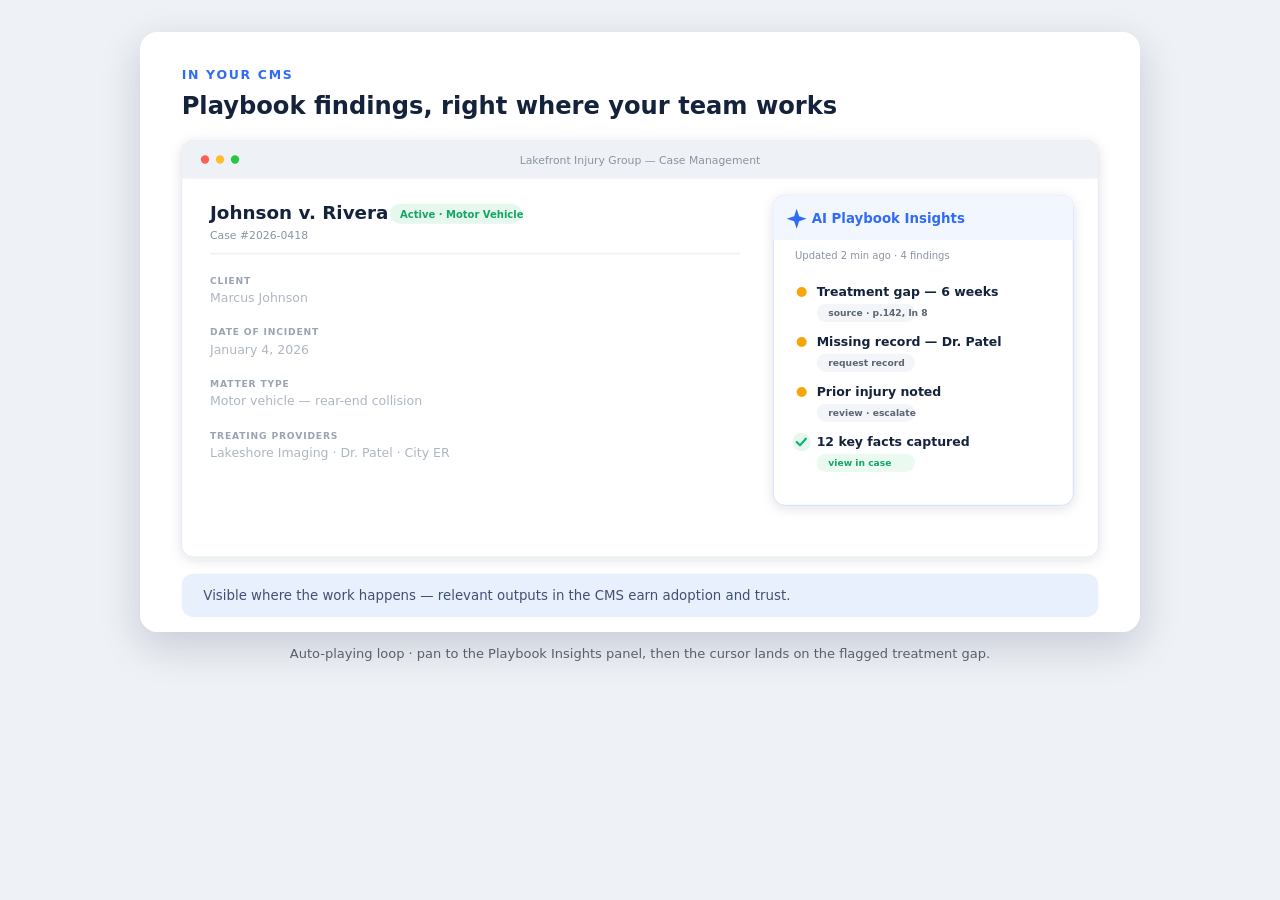
<file: viz_06_cms_dashboard_animated.html>
<!doctype html>
<html lang="en">
<head>
<meta charset="utf-8">
<meta name="viewport" content="width=device-width, initial-scale=1">
<title>Playbook Insights in your CMS — animated</title>
<style>
  body { margin:0; background:#eef1f5; font-family:Inter,system-ui,Arial,sans-serif; }
  .wrap { max-width:1000px; margin:32px auto; padding:0 16px; }
  .frame { position:relative; width:100%; aspect-ratio:1200/720; overflow:hidden;
           border-radius:18px; background:#ffffff; box-shadow:0 14px 40px rgba(20,35,74,.18); }
  .cam { width:100%; height:100%; transform-origin:50% 50%;
         animation: cam 11s cubic-bezier(.45,0,.2,1) infinite; }
  .cam svg { display:block; width:100%; height:100%; }
  @keyframes cam {
    0%   { transform:scale(1.04); transform-origin:50% 50%; }
    26%  { transform:scale(1.04); transform-origin:50% 50%; }
    54%  { transform:scale(1.78); transform-origin:78% 53%; }
    90%  { transform:scale(1.78); transform-origin:78% 53%; }
    100% { transform:scale(1.04); transform-origin:50% 50%; }
  }
  .cap { text-align:center; color:#5b6573; font-size:13px; margin-top:14px; }
</style>
</head>
<body>
  <div class="wrap">
    <div class="frame">
      <div class="cam">
        <svg viewBox="0 0 1200 720" xmlns="http://www.w3.org/2000/svg" font-family="Inter, system-ui, Arial, sans-serif">
          <defs>
            <filter id="sh" x="-20%" y="-20%" width="140%" height="140%">
              <feDropShadow dx="0" dy="3" stdDeviation="7" flood-color="#1b2a4a" flood-opacity="0.12"/>
            </filter>
          </defs>
          <rect x="0" y="0" width="1200" height="720" fill="#ffffff"/>

          <text x="50" y="56" font-size="15" font-weight="700" letter-spacing="2" fill="#316cf4">IN YOUR CMS</text>
          <text x="50" y="98" font-size="29" font-weight="800" fill="#14233b">Playbook findings, right where your team works</text>

          <rect x="50" y="130" width="1100" height="500" rx="14" fill="#ffffff" stroke="#e2e6ee" filter="url(#sh)"/>
          <path d="M64 130 H1136 a14 14 0 0 1 14 14 V176 H50 V144 a14 14 0 0 1 14 -14 Z" fill="#eef1f5"/>
          <circle cx="78" cy="153" r="5" fill="#ff5f57"/>
          <circle cx="96" cy="153" r="5" fill="#febc2e"/>
          <circle cx="114" cy="153" r="5" fill="#28c840"/>
          <text x="600" y="158" text-anchor="middle" font-size="13" fill="#8a93a3">Lakefront Injury Group — Case Management</text>

          <text x="84" y="224" font-size="22" font-weight="800" fill="#14233b">Johnson v. Rivera</text>
          <rect x="300" y="206" width="158" height="24" rx="12" fill="#e6f7ee"/>
          <text x="312" y="223" font-size="12" font-weight="700" fill="#15a564">Active · Motor Vehicle</text>
          <text x="84" y="248" font-size="13" fill="#8a93a3">Case #2026-0418</text>
          <line x1="84" y1="266" x2="720" y2="266" stroke="#eef1f5" stroke-width="2"/>

          <text x="84" y="302" font-size="11" font-weight="700" letter-spacing="1" fill="#9aa3b2">CLIENT</text>
          <text x="84" y="324" font-size="15" fill="#aeb6c2">Marcus Johnson</text>
          <text x="84" y="364" font-size="11" font-weight="700" letter-spacing="1" fill="#9aa3b2">DATE OF INCIDENT</text>
          <text x="84" y="386" font-size="15" fill="#aeb6c2">January 4, 2026</text>
          <text x="84" y="426" font-size="11" font-weight="700" letter-spacing="1" fill="#9aa3b2">MATTER TYPE</text>
          <text x="84" y="448" font-size="15" fill="#aeb6c2">Motor vehicle — rear-end collision</text>
          <text x="84" y="488" font-size="11" font-weight="700" letter-spacing="1" fill="#9aa3b2">TREATING PROVIDERS</text>
          <text x="84" y="510" font-size="15" fill="#aeb6c2">Lakeshore Imaging · Dr. Patel · City ER</text>

          <rect x="760" y="196" width="360" height="372" rx="14" fill="#ffffff" stroke="#cdd9fb" filter="url(#sh)"/>
          <path d="M774 196 H1106 a14 14 0 0 1 14 14 V250 H760 V210 a14 14 0 0 1 14 -14 Z" fill="#f2f6ff"/>
          <path d="M788 212 l3 9 l9 3 l-9 3 l-3 9 l-3 -9 l-9 -3 l9 -3 Z" fill="#316cf4"/>
          <text x="806" y="229" font-size="16" font-weight="800" fill="#316cf4">AI Playbook Insights</text>
          <text x="786" y="272" font-size="12" fill="#8a93a3">Updated 2 min ago · 4 findings</text>

          <!-- highlight on treatment-gap row -->
          <rect x="770" y="294" width="334" height="42" rx="10" fill="#316cf4" fill-opacity="0.10" stroke="#316cf4" stroke-width="2" opacity="0">
            <animate attributeName="opacity" dur="11s" repeatCount="indefinite"
                     keyTimes="0;0.66;0.78;0.95;1" values="0;0;1;1;0"/>
          </rect>

          <circle cx="794" cy="312" r="6" fill="#f6a609"/>
          <text x="812" y="317" font-size="15" font-weight="700" fill="#14233b">Treatment gap — 6 weeks</text>
          <rect x="812" y="326" width="118" height="22" rx="11" fill="#f3f5f8"/>
          <text x="826" y="341" font-size="11" font-weight="600" fill="#5b6573">source · p.142, ln 8</text>

          <circle cx="794" cy="372" r="6" fill="#f6a609"/>
          <text x="812" y="377" font-size="15" font-weight="700" fill="#14233b">Missing record — Dr. Patel</text>
          <rect x="812" y="386" width="118" height="22" rx="11" fill="#f3f5f8"/>
          <text x="826" y="401" font-size="11" font-weight="600" fill="#5b6573">request record</text>

          <circle cx="794" cy="432" r="6" fill="#f6a609"/>
          <text x="812" y="437" font-size="15" font-weight="700" fill="#14233b">Prior injury noted</text>
          <rect x="812" y="446" width="118" height="22" rx="11" fill="#f3f5f8"/>
          <text x="826" y="461" font-size="11" font-weight="600" fill="#5b6573">review · escalate</text>

          <circle cx="794" cy="492" r="11" fill="#e6f7ee"/>
          <path d="M788 492 l4 4 l7 -8" stroke="#15b371" stroke-width="2.6" fill="none" stroke-linecap="round" stroke-linejoin="round"/>
          <text x="812" y="497" font-size="15" font-weight="700" fill="#14233b">12 key facts captured</text>
          <rect x="812" y="506" width="118" height="22" rx="11" fill="#eafaf0"/>
          <text x="826" y="521" font-size="11" font-weight="600" fill="#15a564">view in case</text>

          <rect x="50" y="650" width="1100" height="52" rx="14" fill="#e8f0fe"/>
          <text x="76" y="682" font-size="16" fill="#3f5170">Visible where the work happens — relevant outputs in the CMS earn adoption and trust.</text>

          <!-- click pulse -->
          <circle cx="905" cy="316" r="4" fill="none" stroke="#316cf4" stroke-width="3" opacity="0">
            <animate attributeName="r" dur="11s" repeatCount="indefinite" keyTimes="0;0.7;0.78;1" values="4;4;26;26"/>
            <animate attributeName="opacity" dur="11s" repeatCount="indefinite" keyTimes="0;0.7;0.72;0.82;1" values="0;0;0.7;0;0"/>
          </circle>

          <!-- cursor -->
          <g opacity="0">
            <animate attributeName="opacity" dur="11s" repeatCount="indefinite" keyTimes="0;0.30;0.34;0.95;1" values="0;0;1;1;0"/>
            <animateTransform attributeName="transform" type="translate" dur="11s" repeatCount="indefinite"
              keyTimes="0;0.28;0.55;0.72;0.95;1"
              values="1085 548; 1085 548; 970 386; 905 316; 905 316; 1085 548"
              calcMode="spline" keySplines="0 0 1 1;0.4 0 0.2 1;0.4 0 0.2 1;0 0 1 1;0.4 0 0.2 1"/>
            <path d="M0 0 L0 27 L7 20 L12 29 L16 27 L11 18 L20 18 Z" fill="#1a2330" stroke="#ffffff" stroke-width="1.5"/>
          </g>
        </svg>
      </div>
    </div>
    <p class="cap">Auto-playing loop · pan to the Playbook Insights panel, then the cursor lands on the flagged treatment gap.</p>
  </div>
</body>
</html>
</file>
<file: styles.css>
:root {
  color-scheme: light;
  --ink: #141518;
  --muted: #5e626a;
  --line: #e7e7e4;
  --paper: #ffffff;
  --soft: #f6f6f4;
  --blue: #3d6bf5;
  --brand: #3d6bf5;
  --green: #5f6b4f;
  --gold: #3d6bf5;
  --rust: #9a5638;
  --white: #ffffff;
  --shadow: 0 16px 40px rgba(20, 20, 25, 0.06);
}

* {
  box-sizing: border-box;
}

html {
  scroll-behavior: smooth;
}

body {
  margin: 0;
  background: var(--paper);
  color: var(--ink);
  font-family:
    Inter, ui-sans-serif, system-ui, -apple-system, BlinkMacSystemFont, "Segoe UI", sans-serif;
  line-height: 1.5;
}

a {
  color: inherit;
}

.site-header {
  position: sticky;
  top: 0;
  z-index: 10;
  display: flex;
  align-items: center;
  justify-content: space-between;
  gap: 24px;
  padding: 16px clamp(18px, 4vw, 56px);
  border-bottom: 1px solid var(--line);
  background: rgba(251, 250, 247, 0.82);
  backdrop-filter: blur(16px);
}

.brand {
  display: inline-flex;
  align-items: center;
  gap: 12px;
  min-width: 230px;
  text-decoration: none;
}

.brand-mark {
  display: grid;
  width: 44px;
  height: 44px;
  place-items: center;
  border: 1px solid var(--ink);
  background: var(--ink);
  color: var(--white);
  font-size: 0.78rem;
  font-weight: 800;
}

.brand strong,
.brand small {
  display: block;
}

.brand strong {
  font-size: 0.94rem;
}

.brand small {
  color: var(--muted);
  font-size: 0.78rem;
}

.nav {
  display: flex;
  flex-wrap: wrap;
  justify-content: flex-end;
  gap: 8px 20px;
  color: var(--muted);
  font-size: 0.94rem;
}

.nav a {
  text-decoration: none;
}

.nav a:hover {
  color: var(--ink);
}

.hero {
  display: grid;
  grid-template-columns: minmax(0, 1.25fr) minmax(300px, 0.7fr);
  gap: clamp(28px, 5vw, 64px);
  align-items: center;
  min-height: calc(84svh - 78px);
  padding: clamp(30px, 4vw, 52px) clamp(18px, 6vw, 80px) clamp(22px, 3vw, 38px);
  border-bottom: 1px solid var(--line);
}

.eyebrow {
  margin: 0 0 12px;
  color: var(--muted);
  font-size: 0.78rem;
  font-weight: 800;
  letter-spacing: 0.09em;
  text-transform: uppercase;
}

/* Hero tag styled as a bordered pill, like Eve's */
.hero .eyebrow {
  display: inline-block;
  margin-bottom: 22px;
  padding: 7px 16px;
  border: 1px solid var(--brand);
  border-radius: 999px;
  background: var(--brand);
  color: var(--white);
  font-size: 0.82rem;
  font-weight: 600;
  letter-spacing: 0;
  text-transform: none;
}

h1,
h2,
h3,
h4,
p {
  margin-top: 0;
}

h1 {
  max-width: 910px;
  margin-bottom: 18px;
  font-family: "PT Serif", Georgia, "Times New Roman", serif;
  font-size: clamp(2.6rem, 4vw, 4.2rem);
  font-weight: 700;
  letter-spacing: -0.01em;
  line-height: 1.02;
}

.lede {
  max-width: 760px;
  color: var(--muted);
  font-size: clamp(1.04rem, 1.55vw, 1.22rem);
}

.hero-actions {
  display: flex;
  flex-wrap: wrap;
  gap: 12px;
  margin-top: 26px;
}

.button {
  display: inline-flex;
  align-items: center;
  justify-content: center;
  min-height: 44px;
  padding: 12px 18px;
  border: 1px solid var(--ink);
  border-radius: 6px;
  font-weight: 750;
  text-decoration: none;
}

.button.primary {
  background: var(--brand);
  border-color: var(--brand);
  color: var(--white);
}

.button.secondary {
  background: transparent;
}

.systems-panel {
  border: 1px solid var(--line);
  border-radius: 8px;
  background:
    linear-gradient(135deg, rgba(31, 29, 26, 0.06), transparent 34%),
    linear-gradient(315deg, rgba(154, 86, 56, 0.10), transparent 40%),
    var(--white);
  box-shadow: var(--shadow);
  overflow: hidden;
}

.panel-head,
.legend {
  display: flex;
  align-items: center;
  justify-content: space-between;
  gap: 16px;
  padding: 16px;
  color: var(--muted);
  font-size: 0.84rem;
}

.panel-head {
  border-bottom: 1px solid var(--line);
}

.status-dot {
  color: var(--green);
  font-weight: 800;
}

.workflow-grid {
  display: grid;
  grid-template-columns: repeat(2, minmax(0, 1fr));
  gap: 12px;
  padding: 18px;
}

.workflow-node {
  position: relative;
  display: grid;
  min-height: 76px;
  place-items: center;
  border: 1px solid var(--line);
  border-radius: 8px;
  background: rgba(255, 255, 255, 0.82);
  font-weight: 800;
}

.workflow-node::after {
  content: "";
  position: absolute;
  right: -7px;
  bottom: -7px;
  width: 18px;
  height: 18px;
  border-radius: 50%;
  background: var(--blue);
}

.workflow-node.human::after {
  background: var(--gold);
}

.legend {
  border-top: 1px solid var(--line);
}

.legend span {
  display: inline-flex;
  align-items: center;
  gap: 8px;
}

.legend i {
  width: 10px;
  height: 10px;
  border-radius: 50%;
}

.human-key {
  background: var(--gold);
}

.ai-key {
  background: var(--blue);
}

.thesis-band {
  padding: 28px clamp(18px, 6vw, 80px);
  background: var(--ink);
  color: var(--white);
}

.thesis-band p {
  max-width: 1180px;
  margin: 0 auto;
  font-family: Inter, ui-sans-serif, system-ui, -apple-system, "Segoe UI", sans-serif;
  font-size: clamp(1.35rem, 2.6vw, 2.35rem);
  font-weight: 600;
  letter-spacing: -0.012em;
  line-height: 1.2;
}

.section {
  padding: clamp(58px, 8vw, 100px) clamp(18px, 6vw, 80px);
}

.section.muted {
  background: var(--soft);
  border-block: 1px solid var(--line);
}

.section-heading {
  max-width: 820px;
  margin-bottom: 34px;
}

.section-heading h2,
.contact-section h2 {
  margin-bottom: 14px;
  font-family: "PT Serif", Georgia, "Times New Roman", serif;
  font-size: clamp(1.9rem, 4.2vw, 3.9rem);
  font-weight: 700;
  letter-spacing: -0.018em;
  line-height: 1.03;
}

.section-heading p,
.contact-section p {
  color: var(--muted);
  font-size: 1.05rem;
}

.blueprint-layout {
  display: grid;
  grid-template-columns: minmax(280px, 0.72fr) minmax(0, 1.28fr);
  gap: 18px;
}

.blueprint-stage,
.project-card,
.project-preview,
.writing-list article {
  border: 1px solid var(--line);
  border-radius: 8px;
  background: var(--white);
}

.blueprint-stage {
  padding: 22px;
}

.blueprint-stage.emphasized {
  background: #f8faf7;
}

.stage-header {
  margin-bottom: 22px;
}

.stage-header h3 {
  margin-bottom: 4px;
  font-size: 1.24rem;
}

.stage-header p {
  color: var(--muted);
}

.timeline {
  margin: 0;
  padding: 0;
  list-style: none;
  counter-reset: workflow;
  display: flex;
  flex-direction: column;
  gap: 12px;
}

.timeline li {
  counter-increment: workflow;
  position: relative;
  padding-left: 46px;
  min-height: 34px;
  color: var(--muted);
}

.timeline li::before {
  content: counter(workflow, decimal-leading-zero);
  position: absolute;
  left: 0;
  top: 0;
  box-sizing: border-box;
  width: 34px;
  height: 34px;
  display: flex;
  align-items: center;
  justify-content: center;
  border: 1px solid var(--line);
  border-radius: 50%;
  color: var(--ink);
  font-size: 0.72rem;
  font-weight: 850;
}

.enablement-cards,
.project-grid,
.writing-list {
  display: grid;
  grid-template-columns: repeat(2, minmax(0, 1fr));
  gap: 14px;
}

.enablement-cards article {
  min-height: 170px;
  padding: 18px;
  border: 1px solid var(--line);
  border-radius: 8px;
  background: var(--white);
}

.enablement-cards span,
.writing-list span {
  color: var(--muted);
  font-size: 0.76rem;
  font-weight: 850;
}

.enablement-cards h4,
.writing-list h3,
.project-card h3 {
  margin: 8px 0 8px;
  line-height: 1.16;
}

.enablement-cards p,
.writing-list p,
.project-card p,
.project-preview p {
  color: var(--muted);
}

.project-grid {
  grid-template-columns: repeat(3, minmax(0, 1fr));
}

.project-card {
  display: flex;
  min-height: 250px;
  flex-direction: column;
  padding: 22px;
}

.text-button {
  align-self: flex-start;
  margin-top: auto;
  padding: 0;
  border: 0;
  background: none;
  color: var(--blue);
  cursor: pointer;
  font: inherit;
  font-weight: 850;
}

.text-button:hover {
  text-decoration: underline;
}

.project-preview {
  margin-top: 16px;
  padding: 22px;
}

.project-preview strong {
  display: block;
  margin-bottom: 8px;
}

.writing-list article {
  padding: 22px;
}

.writing-list {
  grid-template-columns: repeat(2, minmax(0, 1fr));
}

.contact-section {
  display: grid;
  grid-template-columns: minmax(0, 1fr) auto;
  gap: 24px;
  align-items: center;
  padding: clamp(48px, 7vw, 82px) clamp(18px, 6vw, 80px);
  background: var(--white);
  border-top: 1px solid var(--line);
}

.contact-section > div {
  max-width: 850px;
}

@media (max-width: 920px) {
  .site-header,
  .contact-section {
    align-items: flex-start;
    flex-direction: column;
  }

  .hero,
  .blueprint-layout,
  .project-grid,
  .writing-list {
    grid-template-columns: 1fr;
  }

  .hero {
    min-height: auto;
  }

  .contact-section {
    display: flex;
  }
}

@media (max-width: 620px) {
  .site-header {
    position: static;
  }

  .brand {
    min-width: 0;
  }

  .nav {
    justify-content: flex-start;
  }

  .enablement-cards {
    grid-template-columns: 1fr;
  }

  .systems-panel {
    display: none;
  }

  .hero {
    padding-top: 32px;
    padding-bottom: 28px;
  }

  h1 {
    font-size: clamp(2.35rem, 11vw, 3rem);
    line-height: 1.03;
  }

  .panel-head,
  .legend {
    align-items: flex-start;
    flex-direction: column;
  }
}

.about-layout {
  display: grid;
  grid-template-columns: 280px 1fr;
  gap: 2.5rem;
  align-items: start;
}

.about-photo {
  width: 100%;
  height: auto;
  border-radius: 14px;
  box-shadow: var(--shadow);
  border: 1px solid var(--line);
}

.about-copy {
  margin: 0;
}

@media (max-width: 920px) {
  .about-layout {
    grid-template-columns: 1fr;
  }

  .about-photo {
    max-width: 240px;
  }
}

/* ===== Evaluation case study ===== */
.records-list,
.findings-list {
  display: grid;
  gap: 14px;
  max-width: 880px;
}

.record {
  padding: 16px 20px;
  border: 1px solid var(--line);
  border-radius: 8px;
  background: var(--white);
}

.record header {
  display: flex;
  align-items: baseline;
  gap: 10px;
  margin-bottom: 6px;
  color: var(--muted);
  font-size: 0.85rem;
  font-weight: 700;
}

.record-id {
  display: inline-grid;
  min-width: 34px;
  padding: 2px 6px;
  place-items: center;
  border-radius: 6px;
  background: var(--ink);
  color: var(--white);
  font-size: 0.74rem;
  font-weight: 850;
}

.record p {
  margin: 0;
  font-family: Inter, ui-sans-serif, system-ui, -apple-system, "Segoe UI", sans-serif;
  font-size: 0.98rem;
}

.ai-chronology {
  display: grid;
  gap: 12px;
  max-width: 880px;
  margin: 0;
  padding: 0;
  list-style: none;
}

.ai-chronology li {
  position: relative;
  padding: 14px 18px;
  border: 1px solid var(--rust);
  border-left-width: 5px;
  border-radius: 8px;
  background: #fdf6f3;
}

.ai-chronology li.ok {
  border-color: var(--line);
  border-left-color: var(--green);
  background: var(--white);
}

.chrono-date {
  color: var(--muted);
  font-size: 0.8rem;
  font-weight: 850;
  letter-spacing: 0.04em;
  text-transform: uppercase;
}

.ai-chronology .flag {
  position: absolute;
  top: 12px;
  right: 14px;
  color: var(--rust);
  font-size: 0.8rem;
  font-weight: 850;
}

.ai-chronology p {
  margin: 6px 0 0;
}

.finding {
  padding: 20px 22px;
  border: 1px solid var(--line);
  border-radius: 8px;
  background: var(--white);
}

.finding h3 {
  display: flex;
  align-items: center;
  gap: 10px;
  margin-bottom: 10px;
}

.finding h3 span {
  display: inline-grid;
  min-width: 36px;
  padding: 3px 8px;
  place-items: center;
  border-radius: 6px;
  background: var(--rust);
  color: var(--white);
  font-size: 0.78rem;
  font-weight: 850;
}

.finding .vs {
  padding: 10px 14px;
  border-left: 3px solid var(--line);
  background: var(--soft);
  border-radius: 0 6px 6px 0;
  font-size: 0.95rem;
}

.finding .catch {
  margin-bottom: 0;
  color: var(--blue);
}

.rubric {
  width: 100%;
  max-width: 880px;
  border-collapse: collapse;
  background: var(--white);
}

.rubric th,
.rubric td {
  padding: 12px 14px;
  border: 1px solid var(--line);
  text-align: left;
}

.rubric th {
  background: var(--soft);
  font-size: 0.85rem;
  letter-spacing: 0.04em;
  text-transform: uppercase;
}

.rubric td:last-child {
  font-weight: 850;
  white-space: nowrap;
}

a.text-button {
  text-decoration: none;
}

a.text-button:hover {
  text-decoration: underline;
}

.post-body {
  max-width: 740px;
}

.post-body p {
  margin-bottom: 1.2em;
  font-size: 1.05rem;
  line-height: 1.65;
}

.writing-list h3 a {
  text-decoration: none;
}

.writing-list h3 a:hover {
  text-decoration: underline;
}

/* Hero stack diagram: The Human Layer */
.stack {
  display: grid;
  gap: 6px;
  padding: 22px;
}

.stack-layer {
  display: grid;
  gap: 2px;
  padding: 16px 18px;
  border: 1px solid var(--line);
  border-radius: 8px;
  background: rgba(255, 255, 255, 0.85);
  text-align: center;
}

.stack-layer strong {
  font-size: 1.02rem;
}

.stack-layer span {
  color: var(--muted);
  font-size: 0.82rem;
}

.stack-layer.human-layer {
  border-color: var(--brand);
  background: var(--brand);
  box-shadow: var(--shadow);
}

.stack-layer.human-layer strong {
  color: var(--white);
  font-family: Inter, ui-sans-serif, system-ui, -apple-system, "Segoe UI", sans-serif;
  font-size: 1.18rem;
  font-weight: 500;
}

.stack-layer.human-layer span {
  color: rgba(251, 252, 250, 0.75);
}

.stack-flow {
  color: var(--gold);
  font-size: 0.6rem;
  letter-spacing: 0.4em;
  text-align: center;
}

.project-grid.single {
  grid-template-columns: 1fr;
  max-width: 780px;
}

.project-grid.single .project-card {
  min-height: 0;
  gap: 6px;
}

.blueprint-cta {
  max-width: 780px;
}

.blueprint-cta a {
  color: var(--blue);
  font-weight: 750;
}

/* Workflow inventory table: balance column widths */
.rubric.inventory {
  table-layout: fixed;
}

.rubric.inventory th:nth-child(1) { width: 16%; }
.rubric.inventory th:nth-child(2) { width: 32%; }
.rubric.inventory th:nth-child(3) { width: 27%; }
.rubric.inventory th:nth-child(4) { width: 25%; }

.rubric.inventory td:last-child {
  font-weight: 400;
  white-space: normal;
}

/* Triage job-aid table: balanced 3-column layout */
.rubric.triage {
  table-layout: fixed;
}

.rubric.triage th,
.rubric.triage td {
  vertical-align: top;
  word-wrap: break-word;
  overflow-wrap: break-word;
}

.rubric.triage th:nth-child(1) { width: 32%; }
.rubric.triage th:nth-child(2) { width: 30%; }
.rubric.triage th:nth-child(3) { width: 38%; }

.rubric.triage td:last-child {
  font-weight: 400;
  white-space: normal;
}

/* Product-update format-map table: balanced 4-column layout */
.rubric.formats {
  table-layout: fixed;
}

.rubric.formats th,
.rubric.formats td {
  vertical-align: top;
  word-wrap: break-word;
  overflow-wrap: break-word;
}

.rubric.formats th:nth-child(1) { width: 18%; }
.rubric.formats th:nth-child(2) { width: 18%; }
.rubric.formats th:nth-child(3) { width: 20%; }
.rubric.formats th:nth-child(4) { width: 44%; }

.rubric.formats td:last-child {
  font-weight: 400;
  white-space: normal;
}

/* Release-note block (mirrors Harvey's release-notes layout) */
.relnote {
  max-width: 760px;
  padding: 26px 28px;
  border: 1px solid var(--line);
  border-radius: 10px;
  background: var(--white);
  box-shadow: var(--shadow);
}

.relnote-head {
  display: flex;
  align-items: baseline;
  justify-content: space-between;
  gap: 16px;
  flex-wrap: wrap;
}

.relnote-head h3 {
  margin: 0;
  font-family: Inter, ui-sans-serif, system-ui, -apple-system, "Segoe UI", sans-serif;
  font-weight: 500;
  font-size: 1.65rem;
  line-height: 1.1;
}

.relnote-date {
  color: var(--muted);
  font-size: 0.85rem;
  white-space: nowrap;
}

.pill {
  display: inline-block;
  margin-top: 12px;
  padding: 4px 12px;
  border-radius: 999px;
  background: var(--soft);
  color: var(--muted);
  font-size: 0.74rem;
  font-weight: 700;
  letter-spacing: 0.02em;
}

.relnote-meta {
  display: grid;
  grid-template-columns: repeat(auto-fit, minmax(130px, 1fr));
  gap: 14px 22px;
  margin: 20px 0;
  padding: 18px 0;
  border-top: 1px solid var(--line);
  border-bottom: 1px solid var(--line);
}

.relnote-meta div {
  display: grid;
  gap: 3px;
}

.relnote-meta dt {
  margin: 0;
  color: var(--muted);
  font-size: 0.68rem;
  font-weight: 800;
  letter-spacing: 0.08em;
  text-transform: uppercase;
}

.relnote-meta dd {
  margin: 0;
  font-size: 0.92rem;
  color: var(--ink);
}

.relnote h4 {
  margin: 18px 0 6px;
  color: var(--rust);
  font-size: 0.76rem;
  font-weight: 800;
  letter-spacing: 0.08em;
  text-transform: uppercase;
}

.relnote p {
  margin: 0;
  color: var(--muted);
}

.relnote p + h4 {
  margin-top: 18px;
}

/* Subtle hovers & dividers (restrained, Harvey-style) */
.project-card,
.writing-list article,
.enablement-cards article,
.blueprint-stage,
.finding,
.record,
.systems-panel {
  transition: border-color 0.22s ease, box-shadow 0.22s ease, transform 0.22s ease;
}

.project-card:hover,
.writing-list article:hover,
.enablement-cards article:hover,
.finding:hover {
  border-color: #e0d8cb;
  box-shadow: 0 10px 30px rgba(31, 29, 26, 0.05);
}

.nav a {
  transition: color 0.18s ease;
}

.text-button {
  transition: color 0.18s ease;
}

/* Two-column meta table (label / value) */
.rubric.meta {
  table-layout: fixed;
}

.rubric.meta td {
  vertical-align: top;
}

.rubric.meta td:nth-child(1) { width: 22%; }

.rubric.meta td:last-child {
  font-weight: 400;
  white-space: normal;
}

/* Enablement-suite tiles */
.suite-block {
  margin-top: 20px;
}

.suite-block .suite-title {
  margin: 6px 0 10px;
  font-size: clamp(1.5rem, 2.6vw, 2.1rem);
  font-weight: 700;
  letter-spacing: -0.015em;
  line-height: 1.1;
}

.suite-block .suite-lede {
  max-width: 60ch;
  margin: 0 0 4px;
  color: var(--muted);
}

.suite-tiles {
  display: grid;
  grid-template-columns: repeat(3, minmax(0, 1fr));
  gap: 16px;
  margin-top: 22px;
}

.suite-tile {
  display: flex;
  flex-direction: column;
  gap: 10px;
  padding: 22px;
  border: 1px solid var(--line);
  border-radius: 12px;
  background: var(--white);
  color: var(--ink);
  text-decoration: none;
  transition:
    background 0.18s ease,
    border-color 0.18s ease,
    transform 0.18s ease,
    box-shadow 0.18s ease;
}

a.suite-tile:hover {
  background: #edece8;
  border-color: #d3d3cd;
  transform: translateY(-3px);
  box-shadow: var(--shadow);
}

a.suite-tile:focus-visible {
  outline: 2px solid var(--ink);
  outline-offset: 2px;
}

.suite-tag {
  font-size: 0.7rem;
  font-weight: 800;
  letter-spacing: 0.04em;
  text-transform: uppercase;
  color: var(--muted);
}

.suite-tile h4 {
  margin: 0;
  font-size: 1.1rem;
  font-weight: 700;
  letter-spacing: -0.01em;
  line-height: 1.2;
}

.suite-tile p {
  margin: 0;
  color: var(--muted);
  font-size: 0.95rem;
  line-height: 1.5;
}

.suite-action {
  margin-top: auto;
  padding-top: 6px;
  color: var(--blue);
  font-weight: 850;
}

.suite-action span {
  display: inline-block;
  transition: transform 0.18s ease;
}

a.suite-tile:hover .suite-action span {
  transform: translateX(4px);
}

.suite-tile--audio .suite-audio {
  width: 100%;
  margin-top: auto;
  padding-top: 4px;
}

.suite-footnote {
  margin-top: 18px;
  color: var(--muted);
  font-size: 0.9rem;
}

.suite-footnote a {
  font-weight: 700;
}

@media (max-width: 820px) {
  .suite-tiles {
    grid-template-columns: 1fr;
  }
}
</file>
